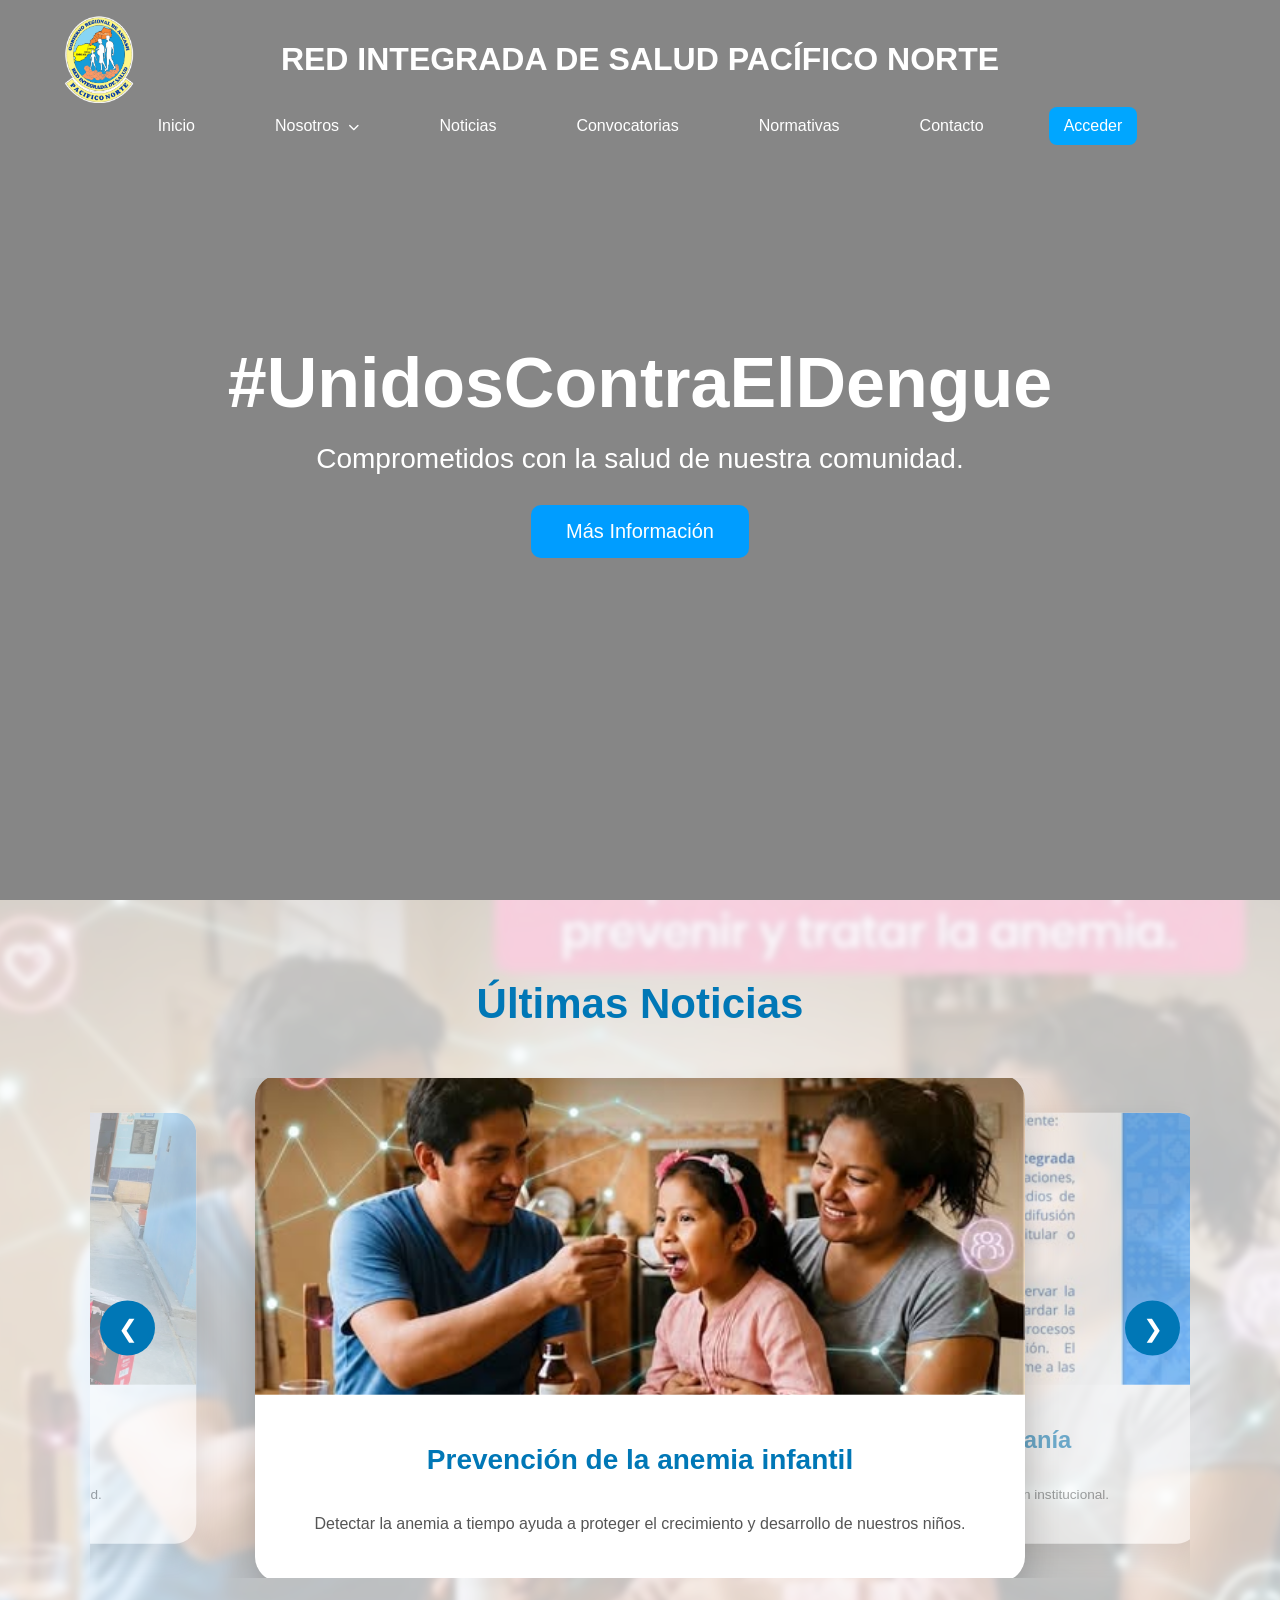
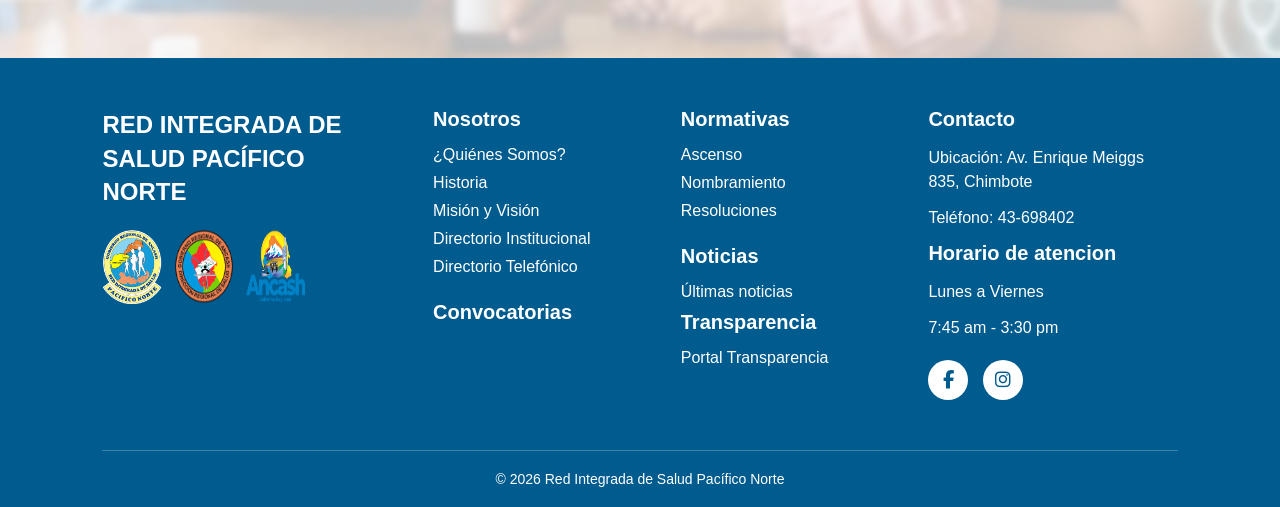
<file: index.html>
<!DOCTYPE html>
<html lang="es">

<head>
    <meta charset="UTF-8">
    <meta name="viewport" content="width=device-width, initial-scale=1.0">
    <title>Red Integrada de Salud Pacífico Norte</title>
    <link rel="stylesheet" href="css/styles.css">
    <link rel="stylesheet" href="https://cdnjs.cloudflare.com/ajax/libs/font-awesome/6.4.0/css/all.min.css">
</head>

<body>

    <header class="topbar">
        <div class="logo-section">
            <img src="img/Index/logo.png" alt="Logo 1">
            <div class="titulo-header">

                <h1>RED INTEGRADA DE SALUD PACÍFICO NORTE</h1>
            </div>
        </div>
    </header>

    <nav class="main-nav">
            <ul class="nav-links">
                <li><a href="index.html">Inicio</a></li>
                <li class="dropdown">
                    <a href="institucional.html" class="dropdown-trigger">Nosotros <i class="fa-solid fa-chevron-down" style="font-size: 11px; margin-left: 5px;"></i></a>
                    <ul class="dropdown-menu">
                        <li><a href="institucional.html#quienes-somos">¿Quiénes Somos?</a></li>
                        <li><a href="institucional.html#historia">Historia</a></li>
                        <li><a href="institucional.html#mision-vision">Visión y Misión</a></li>
                        <li><a href="institucional.html#directorio">Directorio Institucional</a></li>
                    </ul>
                </li>
                <li><a href="noticias.html">Noticias</a></li>
                <li><a href="convocatorias.html">Convocatorias</a></li>
                <li class="dropdown">
                    <a href="Normativa.html" class="dropdown-trigger">Normativas</a>
                    <ul class="dropdown-menu">
                        <li><a href="#ascenso">Ascenso</a></li>
                        <li><a href="#nombramiento">Nombramiento</a></li>
                        <li><a href="#resoluciones">Resoluciones</a></li>
                    </ul>
                </li>
                <li><a href="contacto.html">Contacto</a></li>
                <li>
                    <a href="login.html" class="btn-login">
                        Acceder
                    </a>
                </li>
            </ul>
    </nav>

    <section class="hero">
        <video autoplay muted loop playsinline class="bg-video">
            <source src="video/VID-FONDO.mp4" type="video/mp4">
        </video>
        <div class="overlay"></div>
        <div class="hero-content">
            <h2>#UnidosContraElDengue</h2>
            <p>Comprometidos con la salud de nuestra comunidad.</p>
            <a href="noticias.html?noticia=1">
                <button>
                    Más Información
                </button>
            </a>
        </div>
    </section>

    <!--<section class="servicios">
        <h2>Nuestros Servicios</h2>
        <div class="servicios-carousel">
            <button class="servicio-btn prev-servicio">❮</button>
            <div class="servicios-track">

                <div class="servicio-card active">
                    <img src="img/Index/Servicios/Servicio1.webp" alt="">
                </div>

                <div class="servicio-card">
                    <img src="img/Index/Servicios/Servicio2.jpg" alt="">
                </div>

                <div class="servicio-card">
                    <img src="img/Index/Servicios/Servicio3.jpg" alt="">
                </div>

                <div class="servicio-card">
                    <img src="img/Index/Servicios/Servicio4.jpeg" alt="">
                </div>

                <div class="servicio-card">
                    <img src="img/Index/Servicios/Servicio5.jpg" alt="">
                </div>

                <div class="servicio-card">
                    <img src="img/Index/Servicios/Servicio6.webp" alt="">
                </div>

                <div class="servicio-card">
                    <img src="img/Index/Servicios/Servicio7.jpg" alt="">
                </div>

            </div>
            <button class="servicio-btn next-servicio">❯</button>
        </div>

        <div class="servicio-info">
            <h3 id="servicio-titulo">
                Consulta por médico general
            </h3>
            <p id="servicio-descripcion">
                Atención integral orientada al diagnóstico,
                tratamiento y seguimiento de diversas
                condiciones de salud de la población en Chimbote.
            </p>
        </div>

    </section>-->

    <section class="news">
        <h2>Últimas Noticias</h2>
        <div class="carousel-background"></div>
        <div class="carousel-container">
            <button class="carousel-btn prev">
                ❮
            </button>
            <div class="carousel">
                <!-- CARD 1 -->
                <div class="news-card active"
                onclick="window.location.href='noticias.html?noticia=2'">
                    <img src="img/noticias/noticias-anemia.jpg">
                    <div class="news-info">
                        <h3>
                            Prevención de la anemia infantil
                        </h3>
                        <p>
                            Detectar la anemia a tiempo ayuda
                            a proteger el crecimiento y desarrollo
                            de nuestros niños.
                        </p>
                    </div>
                </div>

                <!-- CARD 2 -->
                <div class="news-card"
                onclick="window.location.href='noticias.html?noticia=4'">
                    <img src="img/noticias/noticias-comunicado.jpg">
                    <div class="news-info">
                        <h3>
                            Comunicado Oficial a la ciudadanía
                        </h3>
                        <p>
                            La RIS Pacífico Norte fortalece
                            sus lineamientos de comunicación
                            institucional.
                        </p>
                    </div>
                </div>

                <!-- CARD 3 -->
                <div class="news-card"
                onclick="window.location.href='noticias.html?noticia=6'">
                    <img src="img/noticias/noticias-equipos.jpg">
                    <div class="news-info">
                        <h3>
                            RIS fortalece establecimientos
                        </h3>
                        <p>
                            Nuevos equipos computacionales
                            optimizarán la atención y registro
                            en salud.
                        </p>
                    </div>
                </div>
            <button class="carousel-btn next">
                ❯
            </button>
        </div>
    </section>

    <footer class="footer">
        <div class="footer-grid">
            <!-- COLUMNA 1 -->
            <div class="footer-col">
                <h3>RED INTEGRADA DE SALUD PACÍFICO NORTE</h3>
                <div class="footer-logos">
                    <img src="img/Index/logo.png" alt="Logo 1">
                    <img src="img/Index/DireccionReginalSalud.png" alt="Logo 2">
                    <img src="img/Index/LogoAncash.png" alt="Logo 3">
                </div>
            </div>

            <!-- COLUMNA 2 -->
            <div class="footer-col">
                <a href="institucional.html"><h4>Nosotros</h4></a>
                <a href="institucional.html#quienes-somos">
                    ¿Quiénes Somos?
                </a>
                <a href="institucional.html#historia">
                    Historia
                </a>
                <a href="institucional.html#mision-vision">
                    Misión y Visión
                </a>
                <a href="institucional.html#directorio">
                    Directorio Institucional
                </a>
                <a href="institucional.html#directorio-telefonico">
                    Directorio Telefónico
                </a>
                <a href="convocatorias.html">
                    <h4 class="footer-subtitulo">
                    Convocatorias
                    </h4>
                </a>
            </div>

            <!-- COLUMNA 3 -->
        <div class="footer-col">

            <a href="Normativa.html">
                <h4>Normativas</h4>
            </a>

            <a href="Normativa.html#ascenso">
                Ascenso
            </a>

            <a href="Normativa.html#nombramiento">
                Nombramiento
            </a>

            <a href="Normativa.html#resoluciones">
                Resoluciones
            </a>
            <h4 class="footer-subtitulo">
                <a href="noticias.html">
                    Noticias
                </a>
            </h4>

            <a href="noticias.html">
                Últimas noticias
            </a>

            <a href="transparencia.html">
                <h4>Transparencia</h4>
            </a>

            <a href="https://www.transparencia.gob.pe/enlaces/pte_transparencia_enlaces.aspx?id_entidad=17409#.YPq80Y5KjIU">
                Portal Transparencia
            </a>

        </div>

            <!-- COLUMNA 4 -->
            <div class="footer-col">
                <a href="contacto.html">
                    <h4>Contacto</h4>
                </a>
                <p>Ubicación: Av. Enrique Meiggs 835, Chimbote</p>
                <p>Teléfono: 43-698402</p>
                <h4>Horario de atencion</h4>
                <p>Lunes a Viernes</p>
                <p>7:45 am - 3:30 pm</p>

                <div class="footer-social">
                    <a href="https://www.facebook.com/rispnorte" target="_blank">
                        <i class="fab fa-facebook-f"></i>
                    </a>
                    <a href="https://www.instagram.com/rispacificonorte/" target="_blank">
                        <i class="fab fa-instagram"></i>
                    </a>
                </div>
            </div>
        </div>

        <div class="footer-bottom">
            © 2026 Red Integrada de Salud Pacífico Norte
        </div>
    </footer>

    <div class="transition-screen"></div>

<script>
    /*Transiciones */
    const transition =
    document.querySelector(".transition-screen");

    /* ANIMACION ENTRADA */

    window.addEventListener("load", () => {

        transition.classList.add("enter");

    });

    /* ANIMACION SALIDA */
    document.querySelectorAll("a").forEach(link => {
        link.addEventListener("click", function(e){
            const href = this.getAttribute("href");
            if(href && !href.startsWith("#")){
                e.preventDefault();
                transition.classList.remove("enter");
                transition.classList.add("exit");
                setTimeout(() => {
                    window.location.href = href;

                }, 450);
            }
        });
    });
</script>

<script>
    const cards =
    document.querySelectorAll(".news-card");
    const nextBtn =
    document.querySelector(".next");
    const prevBtn =
    document.querySelector(".prev");
    const background =
    document.querySelector(
    ".carousel-background"
    );
    let current = 0;
    function updateCarousel(){
        cards.forEach(card => {
            card.classList.remove(
                "active",
                "prev",
                "next"
            );
        });
        cards[current]
        .classList.add("active");
        
        /* CAMBIAR FONDO */
        const activeImage =
        cards[current]
        .querySelector("img").src;
        background.style.backgroundImage =
        `url(${activeImage})`;
        cards[
            (current - 1 + cards.length)
            % cards.length
        ].classList.add("prev");

        cards[
            (current + 1)
            % cards.length
        ].classList.add("next");

    }
    nextBtn.addEventListener("click", () => {
        current =
        (current + 1)
        % cards.length;
        updateCarousel();
    });

    prevBtn.addEventListener("click", () => {
        current =
        (current - 1 + cards.length)
        % cards.length;
        updateCarousel();
    });

    updateCarousel();
    /* ========================= */
    /* AUTO PLAY */
    /* ========================= */

    setInterval(() => {
        current =
        (current + 1)
        % cards.length;
        updateCarousel();

    }, 4000);
</script>

<script>
    const servicios = [
    {
    titulo:"Consulta por médico general",
    descripcion:"Atención integral orientada al diagnóstico, tratamiento y seguimiento de diversas condiciones de salud."
    },

    {
    titulo:"Atención ambulatoria por obstetriz",
    descripcion:"Control y seguimiento de la salud sexual y reproductiva de la mujer."
    },

    {
    titulo:"Monitoreo de gestantes con complicaciones",
    descripcion:"Vigilancia especializada para embarazos que requieren seguimiento permanente."
    },

    {
    titulo:"Atención inmediata del recién nacido",
    descripcion:"Evaluación y cuidados especializados durante las primeras horas de vida."
    },

    {
    titulo:"Radiología convencional",
    descripcion:"Estudios diagnósticos mediante rayos X."
    },

    {
    titulo:"Ecografía general y Dopler",
    descripcion:"Exámenes ecográficos para evaluación de órganos y flujo sanguíneo."
    },

    {
    titulo:"Dispensación de medicamentos",
    descripcion:"Entrega segura y controlada de medicamentos prescritos."
    }

    ];

    const cardsServicio =
    document.querySelectorAll(".servicio-card");

    const tituloServicio =
    document.getElementById("servicio-titulo");

    const descripcionServicio =
    document.getElementById("servicio-descripcion");

    let servicioActual = 0;
    function actualizarServicios(){
        cardsServicio.forEach(card => {
            card.classList.remove(
                "active",
                "prev",
                "next",
                "prev2",
                "next2"
            );
        });

        cardsServicio[servicioActual]
        .classList.add("active");
        cardsServicio[
            (servicioActual - 1 + cardsServicio.length)
            % cardsServicio.length
        ].classList.add("prev");

        cardsServicio[
            (servicioActual + 1)
            % cardsServicio.length
        ].classList.add("next");

        cardsServicio[
            (servicioActual - 2 + cardsServicio.length)
            % cardsServicio.length
        ].classList.add("prev2");

        cardsServicio[
            (servicioActual + 2)
            % cardsServicio.length
        ].classList.add("next2");

        const info =
        document.querySelector(".servicio-info");
        info.classList.add("fade");
        setTimeout(() => {
            tituloServicio.textContent =
            servicios[servicioActual].titulo;
            descripcionServicio.textContent =
            servicios[servicioActual].descripcion;
            info.classList.remove("fade");
        }, 250);
    }

    document
    .querySelector(".next-servicio")
    .addEventListener("click", () => {
        servicioActual =
        (servicioActual + 1)
        % servicios.length;
        actualizarServicios();
    });

    document
    .querySelector(".prev-servicio")
    .addEventListener("click", () => {
        servicioActual =
        (servicioActual - 1 + servicios.length)
        % servicios.length;
        actualizarServicios();

    });

    setInterval(() => {
        servicioActual =
        (servicioActual + 1)
        % servicios.length;
        actualizarServicios();
    }, 5000);

    actualizarServicios();
</script>
</body>
</html>
</file>
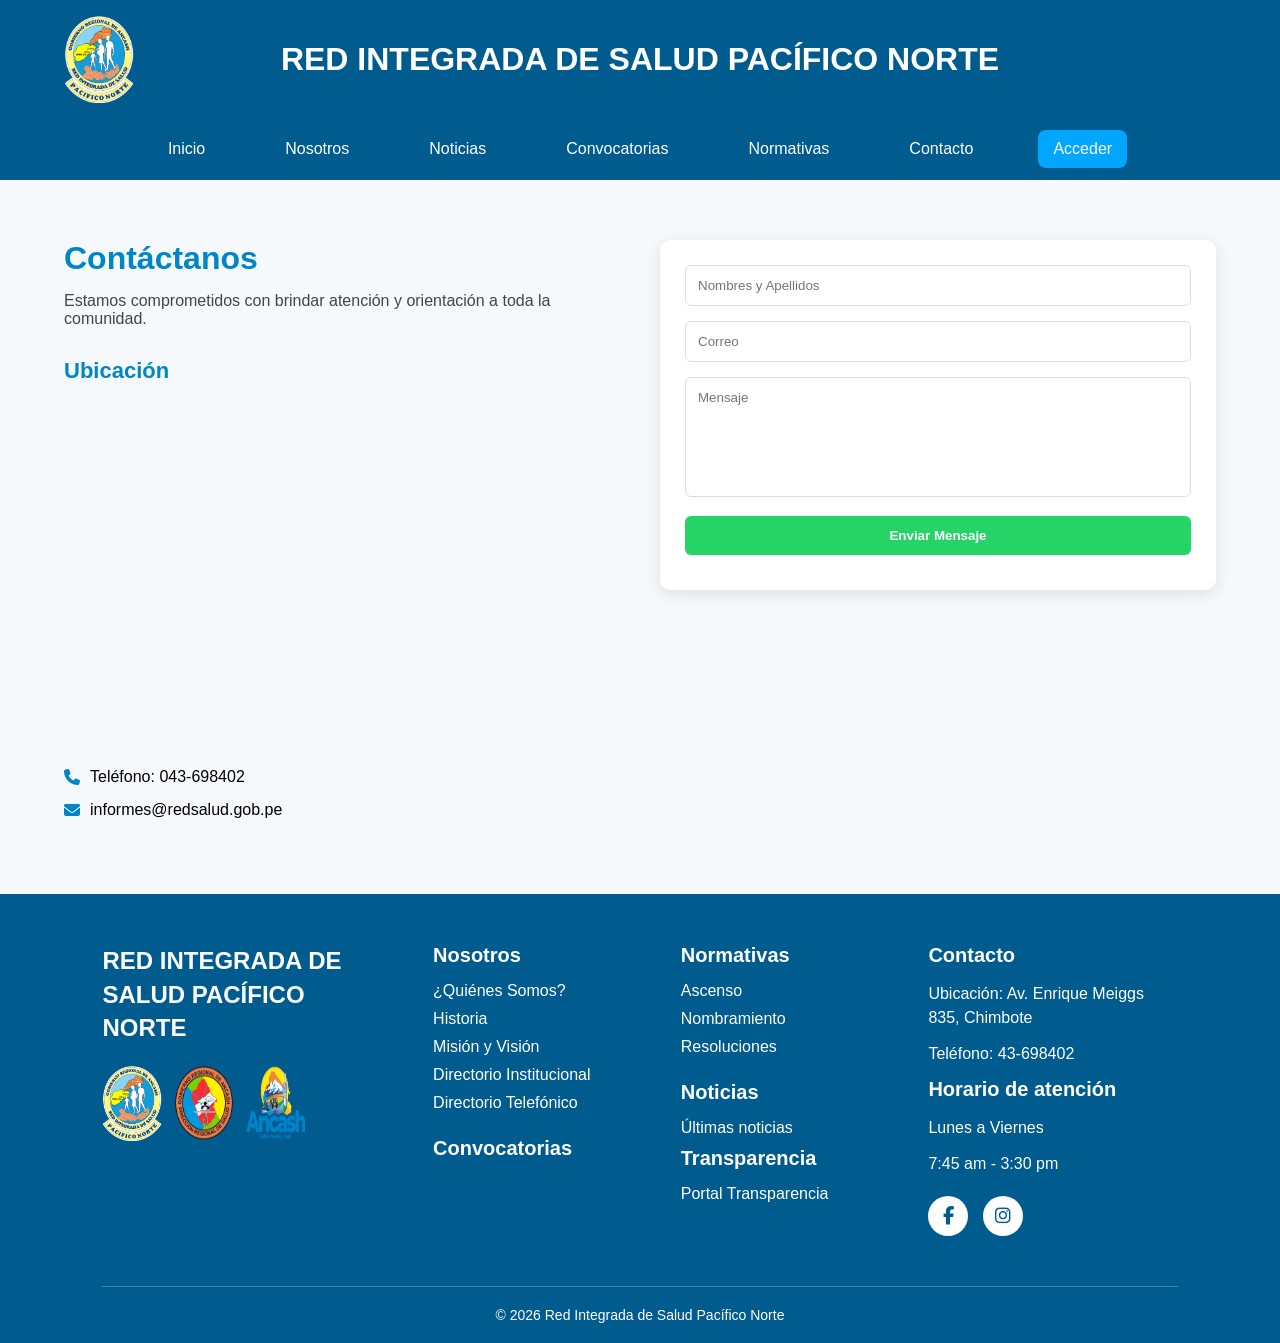
<file: contacto.html>
<!DOCTYPE html>
<html lang="es">

<head>
    <meta charset="UTF-8">
    <meta name="viewport" content="width=device-width, initial-scale=1.0">
    <title>Contacto - Red de Salud Pacífico Norte</title>
    <link rel="stylesheet" href="css/styles.css">
    <link rel="stylesheet" href="css/contacto.css">
    <link rel="stylesheet" href="https://cdnjs.cloudflare.com/ajax/libs/font-awesome/6.4.0/css/all.min.css">
</head>

<body class="internal-page">

<header class="topbar">
    <div class="logo-section">
        <img src="img/Index/logo.png" alt="Logo">

        <div class="titulo-header">
            <h1>RED INTEGRADA DE SALUD PACÍFICO NORTE</h1>
        </div>
    </div>
</header>

<nav class="main-nav">
    <ul class="nav-links">

        <li><a href="index.html">Inicio</a></li>

        <li class="dropdown">
            <a href="institucional.html" class="dropdown-trigger">
                Nosotros
            </a>

            <ul class="dropdown-menu">
                <li><a href="institucional.html#quienes-somos">¿Quiénes Somos?</a></li>
                <li><a href="institucional.html#historia">Historia</a></li>
                <li><a href="institucional.html#mision-vision">Visión y Misión</a></li>
                <li><a href="institucional.html#directorio">Directorio</a></li>
            </ul>
        </li>

        <li><a href="noticias.html">Noticias</a></li>

        <li><a href="convocatorias.html">Convocatorias</a></li>

        <li class="dropdown">
            <a href="Normativa.html" class="dropdown-trigger">
                Normativas
            </a>

            <ul class="dropdown-menu">
                <li><a href="#ascenso">Ascenso</a></li>
                <li><a href="#nombramiento">Nombramiento</a></li>
                <li><a href="#resoluciones">Resoluciones</a></li>
            </ul>
        </li>

        <li><a href="contacto.html">Contacto</a></li>

        <li>
            <a href="login.html" class="btn-login">
                Acceder
            </a>
        </li>

    </ul>
</nav>

<!-- CONTACTO -->
    <section class="contacto">

        <div class="contenedor-contacto">

            <!-- INFO -->
            <div class="info-contacto">

                <h2>Contáctanos</h2>

                <p>
                    Estamos comprometidos con brindar atención y orientación a toda la comunidad.
                </p>

            <div class="mapa-contacto">

                <h3>Ubicación</h3>

                <iframe
                    src="https://www.google.com/maps?q=RED+INTEGRADA+DE+SALUD+PACIFICO+NORTE&output=embed"
                    width="100%"
                    height="350"
                    style="border:0; border-radius:10px;"
                    allowfullscreen=""
                    loading="lazy"
                    referrerpolicy="no-referrer-when-downgrade">
                </iframe>

            </div>

                <div class="dato">
                    <i class="fas fa-phone"></i>
                    <span>Teléfono: 043-698402</span>
                </div>

                <div class="dato">
                    <i class="fas fa-envelope"></i>
                    <span>informes@redsalud.gob.pe</span>
                </div>

            </div>

            <!-- FORM -->
            <form class="form-contacto" id="formContacto">

                <input type="text" id="nombre" placeholder="Nombres y Apellidos">
                <input type="email" id="correo" placeholder="Correo">
                <textarea id="mensaje" placeholder="Mensaje"></textarea>

                <button type="submit">Enviar Mensaje</button>

                <p id="estado"></p>

            </form>

        </div>
        
    </section>

<footer class="footer">
    <div class="footer-grid">

        <!-- COLUMNA 1 -->
        <div class="footer-col">

            <h3>
                RED INTEGRADA DE SALUD PACÍFICO NORTE
            </h3>

            <div class="footer-logos">
                <img src="img/Index/logo.png" alt="Logo RIS">
                <img src="img/Index/DireccionReginalSalud.png" alt="DIRESA">
                <img src="img/Index/LogoAncash.png" alt="Ancash">
            </div>

        </div>

        <!-- COLUMNA 2 -->
        <div class="footer-col">

            <a href="institucional.html">
                <h4>Nosotros</h4>
            </a>

            <a href="institucional.html#quienes-somos">
                ¿Quiénes Somos?
            </a>

            <a href="institucional.html#historia">
                Historia
            </a>

            <a href="institucional.html#mision-vision">
                Misión y Visión
            </a>

            <a href="institucional.html#directorio">
                Directorio Institucional
            </a>

            <a href="institucional.html#directorio-telefonico">
                Directorio Telefónico
            </a>

            <a href="convocatorias.html">
                <h4 class="footer-subtitulo">
                    Convocatorias
                </h4>
            </a>

        </div>

        <!-- COLUMNA 3 -->
        <div class="footer-col">

            <a href="Normativa.html">
                <h4>Normativas</h4>
            </a>

            <a href="Normativa.html#ascenso">
                Ascenso
            </a>

            <a href="Normativa.html#nombramiento">
                Nombramiento
            </a>

            <a href="Normativa.html#resoluciones">
                Resoluciones
            </a>
            <h4 class="footer-subtitulo">
                <a href="noticias.html">
                    Noticias
                </a>
            </h4>

            <a href="noticias.html">
                Últimas noticias
            </a>

            <a href="transparencia.html">
                <h4>Transparencia</h4>
            </a>

            <a href="https://www.transparencia.gob.pe/enlaces/pte_transparencia_enlaces.aspx?id_entidad=17409#.YPq80Y5KjIU">
                Portal Transparencia
            </a>

        </div>

        <!-- COLUMNA 4 -->
        <div class="footer-col">

            <a href="contacto.html">
                <h4>Contacto</h4>
            </a>

            <p>
                Ubicación: Av. Enrique Meiggs 835, Chimbote
            </p>

            <p>
                Teléfono: 43-698402
            </p>

            <h4>
                Horario de atención
            </h4>

            <p>
                Lunes a Viernes
            </p>

            <p>
                7:45 am - 3:30 pm
            </p>

            <div class="footer-social">

                <a href="https://www.facebook.com/rispnorte"
                   target="_blank">

                    <i class="fab fa-facebook-f"></i>

                </a>

                <a href="https://www.instagram.com/rispacificonorte/"
                   target="_blank">

                    <i class="fab fa-instagram"></i>

                </a>

            </div>

        </div>

    </div>

    <div class="footer-bottom">
        © 2026 Red Integrada de Salud Pacífico Norte
    </div>

</footer>

    <script src="js/contacto.js"></script>

</body>

</html>
</file>
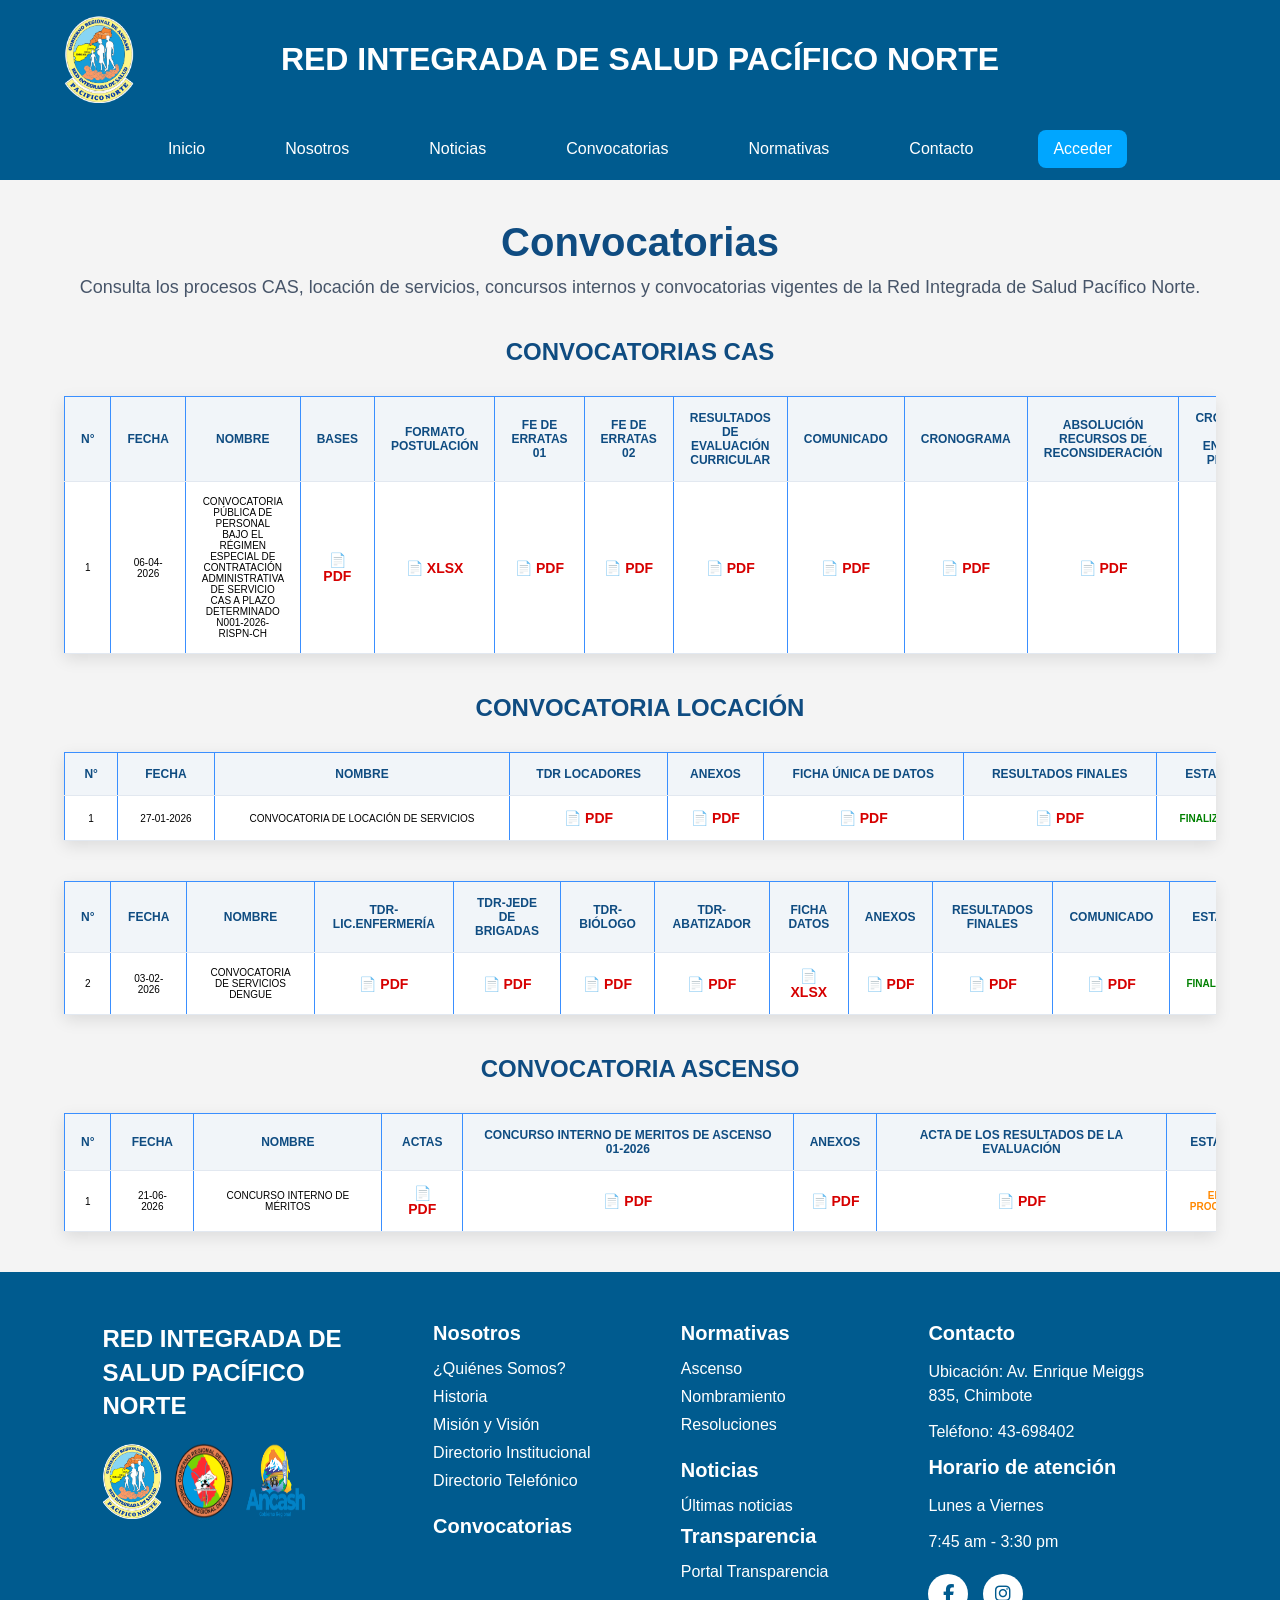
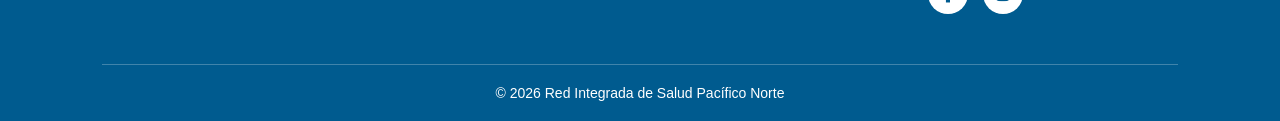
<file: convocatorias.html>
<!DOCTYPE html>
<html lang="es">

<head>
    <meta charset="UTF-8">
    <meta name="viewport" content="width=device-width, initial-scale=1.0">

    <title>Convocatorias - RIS Pacífico Norte</title>

    <link rel="stylesheet" href="css/styles.css">
    <link rel="stylesheet" href="css/convocatorias.css">
    <link rel="stylesheet" href="https://cdnjs.cloudflare.com/ajax/libs/font-awesome/6.4.0/css/all.min.css">
</head>

<body class="internal-page">

    <!-- HEADER -->

    <header class="topbar">
        <div class="logo-section">
            <img src="img/Index/logo.png" alt="Logo 1">

            <div class="titulo-header">
                <h1>
                    RED INTEGRADA DE SALUD PACÍFICO NORTE
                </h1>
            </div>
        </div>
    </header>

    <nav class="main-nav">
        <ul class="nav-links">

            <li>
                <a href="index.html">Inicio</a>
            </li>

            <li class="dropdown">

                <a href="institucional.html" class="dropdown-trigger">
                    Nosotros
                </a>

                <ul class="dropdown-menu">
                    <li>
                        <a href="institucional.html#quienes-somos">
                            ¿Quiénes Somos?
                        </a>
                    </li>

                    <li>
                        <a href="institucional.html#historia">
                            Historia
                        </a>
                    </li>

                    <li>
                        <a href="institucional.html#mision-vision">
                            Visión y Misión
                        </a>
                    </li>

                    <li>
                        <a href="institucional.html#directorio">
                            Directorio Institucional
                        </a>
                    </li>
                </ul>

            </li>

            <li>
                <a href="noticias.html">Noticias</a>
            </li>

            <li>
                <a href="convocatorias.html">Convocatorias</a>
            </li>

            <li class="dropdown">
                <a href="Normativa.html" class="dropdown-trigger">Normativas</a>
                <ul class="dropdown-menu">
                    <li><a href="#ascenso">Ascenso</a></li>
                    <li><a href="#nombramiento">Nombramiento</a></li>
                    <li><a href="#resoluciones">Resoluciones</a></li>
                </ul>
            </li>

            <li>
                <a href="contacto.html">Contacto</a>
            </li>

            <li>
                <a href="login.html" class="btn-login">
                    Acceder
                </a>
            </li>

        </ul>
    </nav>

    <section class="news-hero">

        <h1>Convocatorias</h1>

        <p>
            Consulta los procesos CAS, locación de servicios,
            concursos internos y convocatorias vigentes de la
            Red Integrada de Salud Pacífico Norte.
        </p>

    </section>

    <!-- CONVOCATORIAS CAS -->

    <section class="tabla-section">

        <h3>CONVOCATORIAS CAS</h3>

        <div class="tabla-container">

            <table>

                <thead>
                    <tr>
                        <th>N°</th>
                        <th>FECHA</th>
                        <th>NOMBRE</th>
                        <th>BASES</th>
                        <th>FORMATO POSTULACIÓN</th>
                        <th>FE DE ERRATAS 01</th>
                        <th>FE DE ERRATAS 02</th>
                        <th>RESULTADOS DE EVALUACIÓN CURRICULAR</th>
                        <th>COMUNICADO</th>
                        <th>CRONOGRAMA</th>
                        <th>ABSOLUCIÓN RECURSOS DE RECONSIDERACIÓN</th>
                        <th>CRONOGRAMA DE ENTREVISTA PERSONAL</th>
                        <th>RESULTADOS FINALES</th>
                        <th>ESTADO</th>
                    </tr>
                </thead>

                <tbody>

                    <tr>

                        <td>1</td>

                        <td>06-04-2026</td>

                        <td>
                            CONVOCATORIA PÚBLICA DE PERSONAL BAJO EL RÉGIMEN ESPECIAL DE CONTRATACIÓN ADMINISTRATIVA DE
                            SERVICIO CAS A PLAZO DETERMINADO N001-2026-RISPN-CH
                        </td>

                        <td>
                            <a href="pdf/convocatoria CAS/2026_111_1_Bases.pdf" target="_blank">📄 PDF</a>
                        </td>

                        <td>
                            <a href="pdf/convocatoria CAS/2026_111_2_Formato-Postulacion.xlsx" target="_blank">📄
                                XLSX</a>
                        </td>

                        <td>
                            <a href="pdf/convocatoria CAS/2026_111_3_FE-DE-ERRATAS-01.pdf" target="_blank">📄 PDF</a>
                        </td>

                        <td>
                            <a href="pdf/convocatoria CAS/2026_111_4_FE-DE-ERRATAS-02.pdf" target="_blank">📄 PDF</a>
                        </td>

                        <td>
                            <a href="pdf/convocatoria CAS/2026_111_5_RESULTADOS-DE-EVALUACIÓN-CURRICULAR.pdf"
                                target="_blank">📄 PDF</a>
                        </td>

                        <td>
                            <a href="pdf/convocatoria CAS/2026_111_6_COMUNICADO.pdf" target="_blank">📄 PDF</a>
                        </td>

                        <td>
                            <a href="pdf/convocatoria CAS/2026_111_7_CRONOGRAMA.pdf" target="_blank">📄 PDF</a>
                        </td>

                        <td>
                            <a href="pdf/convocatoria CAS/2026_111_8_ABSOLUCIÓN-DE-RECURSOS-DE-RECONSIDERACIÓN.pdf"
                                target="_blank">📄 PDF</a>
                        </td>

                        <td>
                            <a href="pdf/convocatoria CAS/2026_111_9_CRONOGRAMA-DE-ENTREVISTA-PERSONAL.pdf"
                                target="_blank">📄 PDF</a>
                        </td>

                        <td>
                            <a href="pdf/convocatoria CAS/2026_111_10_RESULTADOS-FINALES.pdf" target="_blank">📄 PDF</a>
                        </td>

                        <td class="proceso">
                            EN PROCESO
                        </td>

                    </tr>

                </tbody>

            </table>

        </div>

    </section>

    <!-- CONVOCATORIA LOCACIÓN 2026 -->

    <section class="tabla-section">

        <h3>CONVOCATORIA LOCACIÓN</h3>

        <div class="tabla-container">

            <table>

                <thead>

                    <tr>
                        <th>N°</th>
                        <th>FECHA</th>
                        <th>NOMBRE</th>
                        <th>TDR LOCADORES</th>
                        <th>ANEXOS</th>
                        <th>FICHA ÚNICA DE DATOS</th>
                        <th>RESULTADOS FINALES</th>
                        <th>ESTADO</th>
                    </tr>

                </thead>

                <tbody>

                    <tr>

                        <td>1</td>

                        <td>27-01-2026</td>

                        <td>
                            CONVOCATORIA DE LOCACIÓN DE SERVICIOS
                        </td>

                        <td>
                            <a href="pdf/convocatoria Locacion/servicios_2026/2026_72_1_TDR-LOCADORES.pdf">📄 PDF</a>
                        </td>

                        <td>
                            <a href="pdf/convocatoria Locacion/servicios_2026/2026_72_2_ANEXOS.pdf">📄 PDF</a>
                        </td>

                        <td>
                            <a href="pdf/convocatoria Locacion/servicios_2026/2026_72_3_FICHA-UNICA-DE-DATOS.pdf">📄
                                PDF</a>
                        </td>

                        <td>
                            <a href="pdf/convocatoria Locacion/servicios_2026/2026_72_4_RESULTADOS_FINALES.pdf">📄
                                PDF</a>
                        </td>

                        <td class="finalizado">
                            FINALIZADO
                        </td>

                    </tr>

                </tbody>

            </table>

        </div>

    </section>

    <!-- LOCACIÓN DENGUE -->

    <section class="tabla-section">

        <div class="tabla-container">

            <table>

                <thead>

                    <tr>

                        <th>N°</th>
                        <th>FECHA</th>
                        <th>NOMBRE</th>
                        <th>TDR-LIC.ENFERMERÍA</th>
                        <th>TDR-JEDE DE BRIGADAS</th>
                        <th>TDR-BIÓLOGO</th>
                        <th>TDR-ABATIZADOR</th>
                        <th>FICHA DATOS</th>
                        <th>ANEXOS</th>
                        <th>RESULTADOS FINALES</th>
                        <th>COMUNICADO</th>
                        <th>ESTADO</th>

                    </tr>

                </thead>

                <tbody>

                    <tr>

                        <td>2</td>

                        <td>03-02-2026</td>

                        <td>
                            CONVOCATORIA DE SERVICIOS DENGUE
                        </td>

                        <td><a href="pdf/convocatoria Locacion/servicios_dengue/2026_74_1_TDR-LIC.ENFERMERIA.pdf">📄
                                PDF</a></td>

                        <td><a href="pdf/convocatoria Locacion/servicios_dengue/2026_74_2_TDR-JEFE-DE-BRIGADAS.pdf">📄
                                PDF</a></td>

                        <td><a href="pdf/convocatoria Locacion/servicios_dengue/2026_74_3_TDR-BIOLOGO.pdf">📄 PDF</a>
                        </td>

                        <td><a href="pdf/convocatoria Locacion/servicios_dengue/2026_74_4_TDR-ABATIZADOR.pdf">📄 PDF</a>
                        </td>

                        <td><a href="pdf/convocatoria Locacion/servicios_dengue/2026_74_5_FICHA-DATOS.xlsx">📄 XLSX</a>
                        </td>

                        <td><a href="pdf/convocatoria Locacion/servicios_dengue/2026_74_6_ANEXOS.pdf">📄 PDF</a></td>

                        <td><a href="pdf/convocatoria Locacion/servicios_dengue/2026_74_7_RESULTADOS-FINALES.pdf">📄
                                PDF</a></td>

                        <td><a href="pdf/convocatoria Locacion/servicios_dengue/2026_74_8_COMUNICADO.pdf">📄 PDF</a>
                        </td>

                        <td class="finalizado">
                            FINALIZADO
                        </td>

                    </tr>

                </tbody>

            </table>

        </div>

    </section>

    <!-- CONVOCATORIA ASCENSO -->

    <section class="tabla-section">

        <h3>CONVOCATORIA ASCENSO</h3>

        <div class="tabla-container">

            <table>

                <thead>

                    <tr>

                        <th>N°</th>
                        <th>FECHA</th>
                        <th>NOMBRE</th>
                        <th>ACTAS</th>
                        <th>CONCURSO INTERNO DE MERITOS DE ASCENSO 01-2026</th>
                        <th>ANEXOS</th>
                        <th>ACTA DE LOS RESULTADOS DE LA EVALUACIÓN</th>
                        <th>ESTADO</th>

                    </tr>

                </thead>

                <tbody>

                    <tr>

                        <td>1</td>

                        <td>21-06-2026</td>

                        <td>
                            CONCURSO INTERNO DE MÉRITOS
                        </td>

                        <td>
                            <a href="pdf/convocatoria Ascenso/2026_112_1_ACTAS.pdf">📄 PDF</a>
                        </td>

                        <td>
                            <a
                                href="pdf/convocatoria Ascenso/2026_112_2_CONCURSO-INTERNO-DE-MERITOS-PARA-ASCENSO-01-2026.pdf">📄
                                PDF</a>
                        </td>

                        <td>
                            <a href="pdf/convocatoria Ascenso/2026_112_3_ANEXOS.pdf">📄 PDF</a>
                        </td>

                        <td>
                            <a href="pdf/convocatoria Ascenso/2026_112_4_ACTA-DE-LOS-RESULTADOS-DE-LA-EVALUACIÓN.pdf">📄
                                PDF</a>
                        </td>

                        <td class="proceso">
                            EN PROCESO
                        </td>

                    </tr>

                </tbody>

            </table>

        </div>

    </section>
    <footer class="footer">
        <div class="footer-grid">

            <!-- COLUMNA 1 -->
            <div class="footer-col">

                <h3>
                    RED INTEGRADA DE SALUD PACÍFICO NORTE
                </h3>

                <div class="footer-logos">
                    <img src="img/Index/logo.png" alt="Logo RIS">
                    <img src="img/Index/DireccionReginalSalud.png" alt="DIRESA">
                    <img src="img/Index/LogoAncash.png" alt="Ancash">
                </div>

            </div>

            <!-- COLUMNA 2 -->
            <div class="footer-col">

                <a href="institucional.html">
                    <h4>Nosotros</h4>
                </a>

                <a href="institucional.html#quienes-somos">
                    ¿Quiénes Somos?
                </a>

                <a href="institucional.html#historia">
                    Historia
                </a>

                <a href="institucional.html#mision-vision">
                    Misión y Visión
                </a>

                <a href="institucional.html#directorio">
                    Directorio Institucional
                </a>

                <a href="institucional.html#directorio-telefonico">
                    Directorio Telefónico
                </a>

                <a href="convocatorias.html">
                    <h4 class="footer-subtitulo">
                        Convocatorias
                    </h4>
                </a>

            </div>

            <!-- COLUMNA 3 -->
            <div class="footer-col">

                <a href="Normativa.html">
                    <h4>Normativas</h4>
                </a>

                <a href="Normativa.html#ascenso">
                    Ascenso
                </a>

                <a href="Normativa.html#nombramiento">
                    Nombramiento
                </a>

                <a href="Normativa.html#resoluciones">
                    Resoluciones
                </a>
                <h4 class="footer-subtitulo">
                    <a href="noticias.html">
                        Noticias
                    </a>
                </h4>

                <a href="noticias.html">
                    Últimas noticias
                </a>

                <a href="transparencia.html">
                    <h4>Transparencia</h4>
                </a>

                <a
                    href="https://www.transparencia.gob.pe/enlaces/pte_transparencia_enlaces.aspx?id_entidad=17409#.YPq80Y5KjIU">
                    Portal Transparencia
                </a>

            </div>

            <!-- COLUMNA 4 -->
            <div class="footer-col">

                <a href="contacto.html">
                    <h4>Contacto</h4>
                </a>

                <p>
                    Ubicación: Av. Enrique Meiggs 835, Chimbote
                </p>

                <p>
                    Teléfono: 43-698402
                </p>

                <h4>
                    Horario de atención
                </h4>

                <p>
                    Lunes a Viernes
                </p>

                <p>
                    7:45 am - 3:30 pm
                </p>

                <div class="footer-social">

                    <a href="https://www.facebook.com/rispnorte" target="_blank">

                        <i class="fab fa-facebook-f"></i>

                    </a>

                    <a href="https://www.instagram.com/rispacificonorte/" target="_blank">

                        <i class="fab fa-instagram"></i>

                    </a>

                </div>

            </div>

        </div>

        <div class="footer-bottom">
            © 2026 Red Integrada de Salud Pacífico Norte
        </div>

    </footer>
    <div class="transition-screen"></div>

    <script>

        const transition =
            document.querySelector(".transition-screen");

        /* ANIMACION ENTRADA */

        window.addEventListener("load", () => {

            transition.classList.add("enter");

        });

        /* ANIMACION SALIDA */

        document.querySelectorAll("a").forEach(link => {

            link.addEventListener("click", function (e) {

                const href = this.getAttribute("href");

                if (href && !href.startsWith("#")) {

                    e.preventDefault();

                    transition.classList.remove("enter");

                    transition.classList.add("exit");

                    setTimeout(() => {

                        window.location.href = href;

                    }, 450);

                }

            });

        });

    </script>
</body>

</html>
</file>
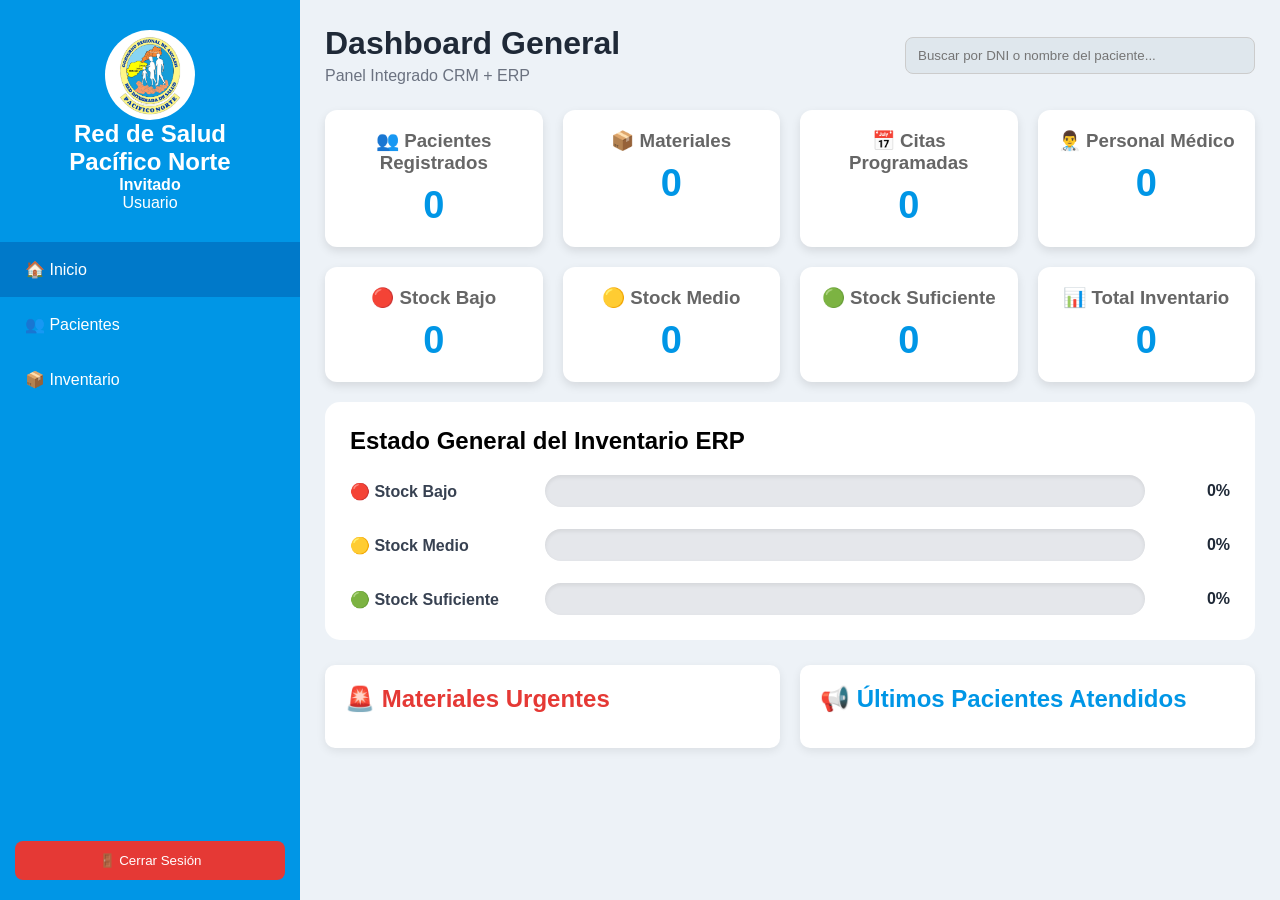
<file: dashboard.html>
<!DOCTYPE html>
<html lang="es">

<head>
    <meta charset="UTF-8">
    <meta name="viewport" content="width=device-width, initial-scale=1.0">
    <title>Dashboard - Red de Salud Pacífico Norte</title>
    <link rel="stylesheet" href="css/dashboard.css">
</head>

<body>

<div class="dashboard">

    <aside class="sidebar">
        <div class="perfil">
            <img src="img/Index/logo.png" alt="Red de Salud Pacífico Norte">
            <h2>
                Red de Salud<br>
                Pacífico Norte
            </h2>
            <h4 id="currentUser"></h4>
            <p id="userRole">Usuario</p>
           
        </div>

        <ul>
            <li class="active">
                🏠 Inicio
            </li>
            <li id="menuPacientes" onclick="goCRM()">
                👥 Pacientes
            </li>

            <li id="menuInventario" onclick="goERP()">
                📦 Inventario
            </li>
        </ul>

        <div class="sidebar-footer">
            <button class="btnSalir" onclick="logout()">
                🚪 Cerrar Sesión
            </button>
        </div>
    </aside>
        <main class="main-content">
        <!-- AQUÍ VA TODO EL CONTENIDO DEL ERP -->
        </main>
    <main class="contenido">

    <header>
        <div> <h1>Dashboard General</h1> <p>Panel Integrado CRM + ERP</p> </div>
        <div class="buscador-wrapper">
            <input type="text" id="buscador"
                placeholder="Buscar por DNI o nombre del paciente..."
                oninput="buscarPaciente()"
                onfocus="mostrarUltimasBusquedas()">

            <div id="resultadosBuscador" class="resultados-busqueda"></div>
        </div>
    </header>

    <!-- RESUMEN GENERAL -->
    <section class="cards">

        <div class="card-info">
            <h3>👥 Pacientes Registrados</h3>
            <span id="clientesCount">0</span>
        </div>

        <div class="card-info">
            <h3>📦 Materiales</h3>
            <span id="productosCount">0</span>
        </div>

        <div class="card-info">
            <h3>📅 Citas Programadas</h3>
            <span id="citasCount">0</span>
        </div>

        <div class="card-info">
            <h3>👨‍⚕️ Personal Médico</h3>
            <span id="personalCount">0</span>
        </div>

    </section>

    <!-- ESTADÍSTICAS -->
    <section class="cards" style="margin-top:20px;">

        <div class="card-info">
            <h3>🔴 Stock Bajo</h3>
            <span id="totalCriticos">0</span>
        </div>

        <div class="card-info">
            <h3>🟡 Stock Medio</h3>
            <span id="totalRegulares">0</span>
        </div>

        <div class="card-info">
            <h3>🟢 Stock Suficiente</h3>
            <span id="totalOptimos">0</span>
        </div>

        <div class="card-info">
            <h3>📊 Total Inventario</h3>
            <span id="totalInventario">0</span>
        </div>

    </section>

    <!-- GRAFICO -->
    <section class="grafico">

    <h2>Estado General del Inventario ERP</h2>

    <div class="grafico-horizontal">

    <div class="fila-grafico">
        <span>🔴 Stock Bajo</span>
        <div class="contenedor-barra">
            <div id="barraCritico" class="barra-horizontal critico"></div>
        </div>
        <strong id="porcentajeCritico">0%</strong>
    </div>

    <div class="fila-grafico">
        <span>🟡 Stock Medio</span>
        <div class="contenedor-barra">
            <div id="barraRegular" class="barra-horizontal regular"></div>
        </div>
        <strong id="porcentajeRegular">0%</strong>
    </div>

    <div class="fila-grafico">
        <span>🟢 Stock Suficiente</span>
        <div class="contenedor-barra">
            <div id="barraOptimo" class="barra-horizontal optimo"></div>
        </div>
        <strong id="porcentajeOptimo">0%</strong>
    </div>

</div>

</section>

    <!-- TABLAS -->
    <section class="bottom">

        <div class="inventario">

            <h2>🚨 Materiales Urgentes</h2>

            <ul id="inventarioCritico"></ul>

        </div>

        <div class="noticias">

            <h2>📢 Últimos Pacientes Atendidos</h2>

            <div id="noticiasERP"></div>

        </div>

    </section>

</main>

</div>
<script src="js/dashboard.js"></script>
</body>
</html>
</file>
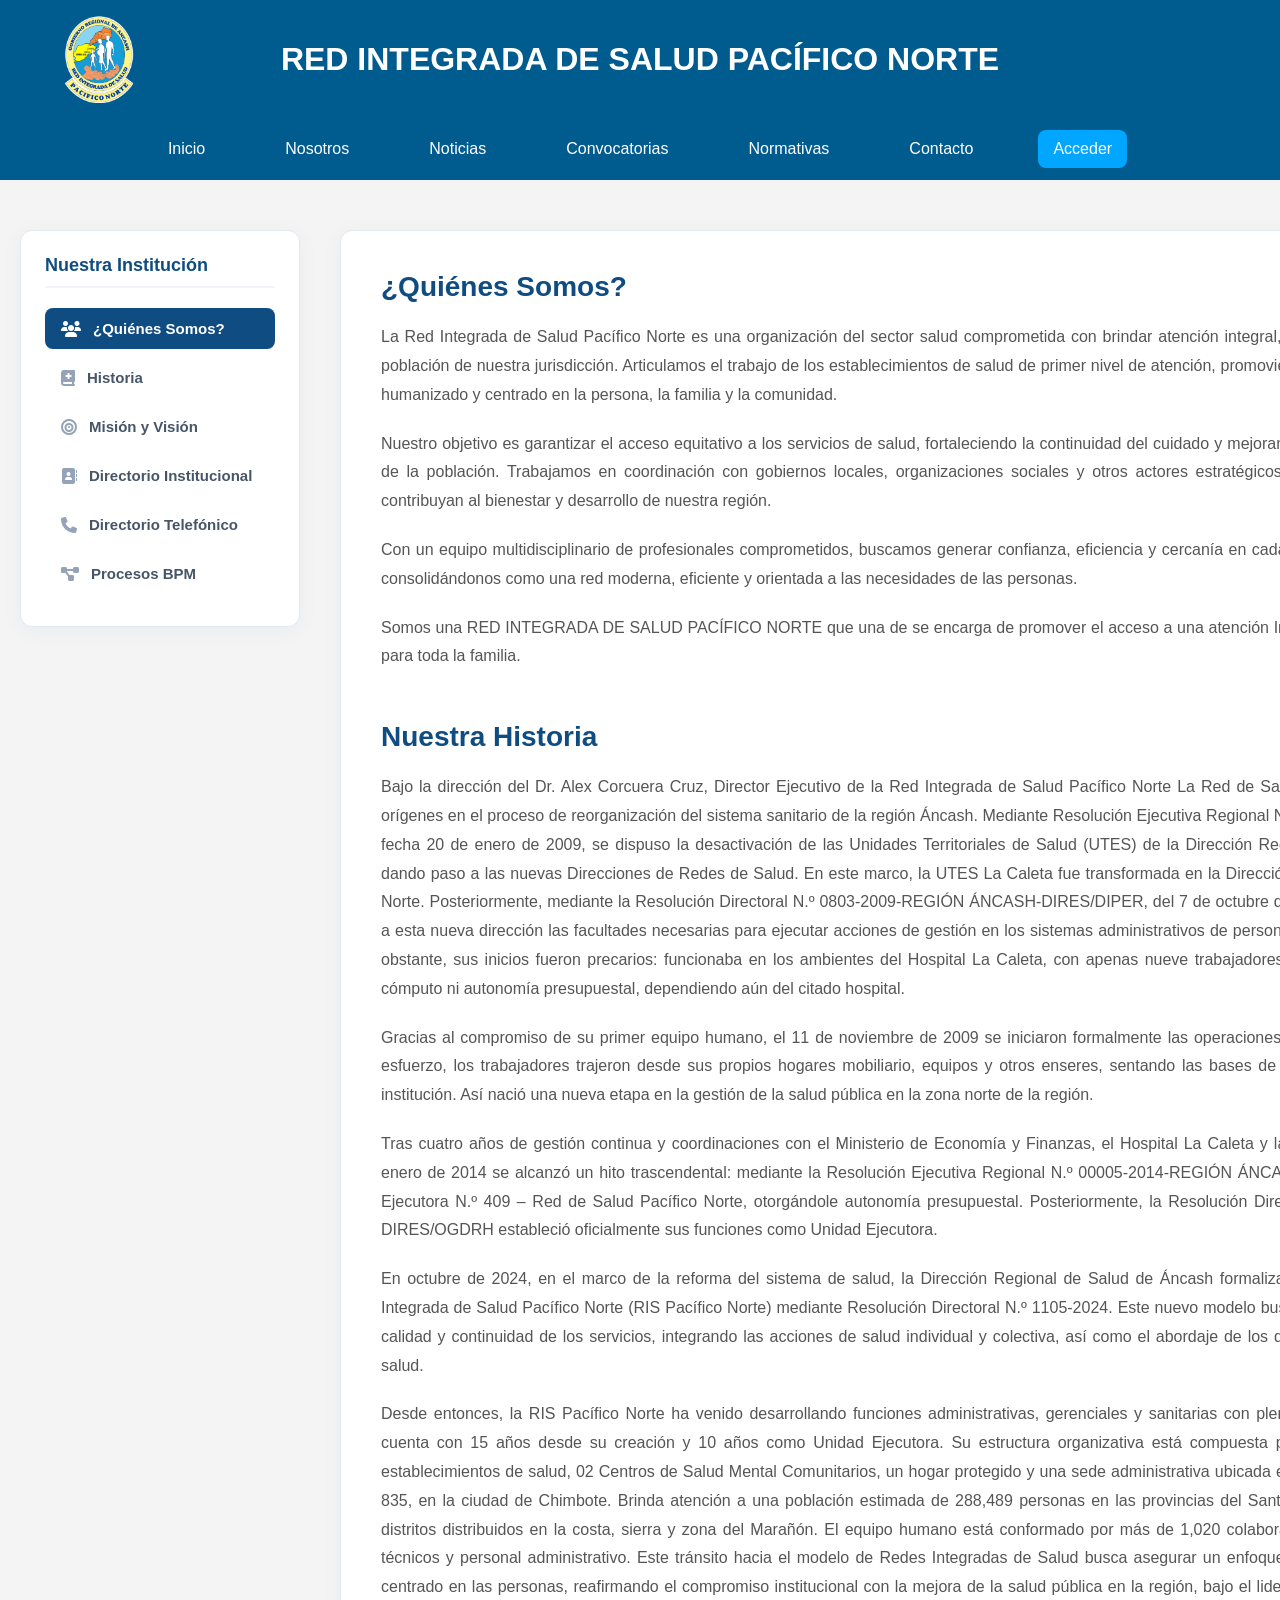
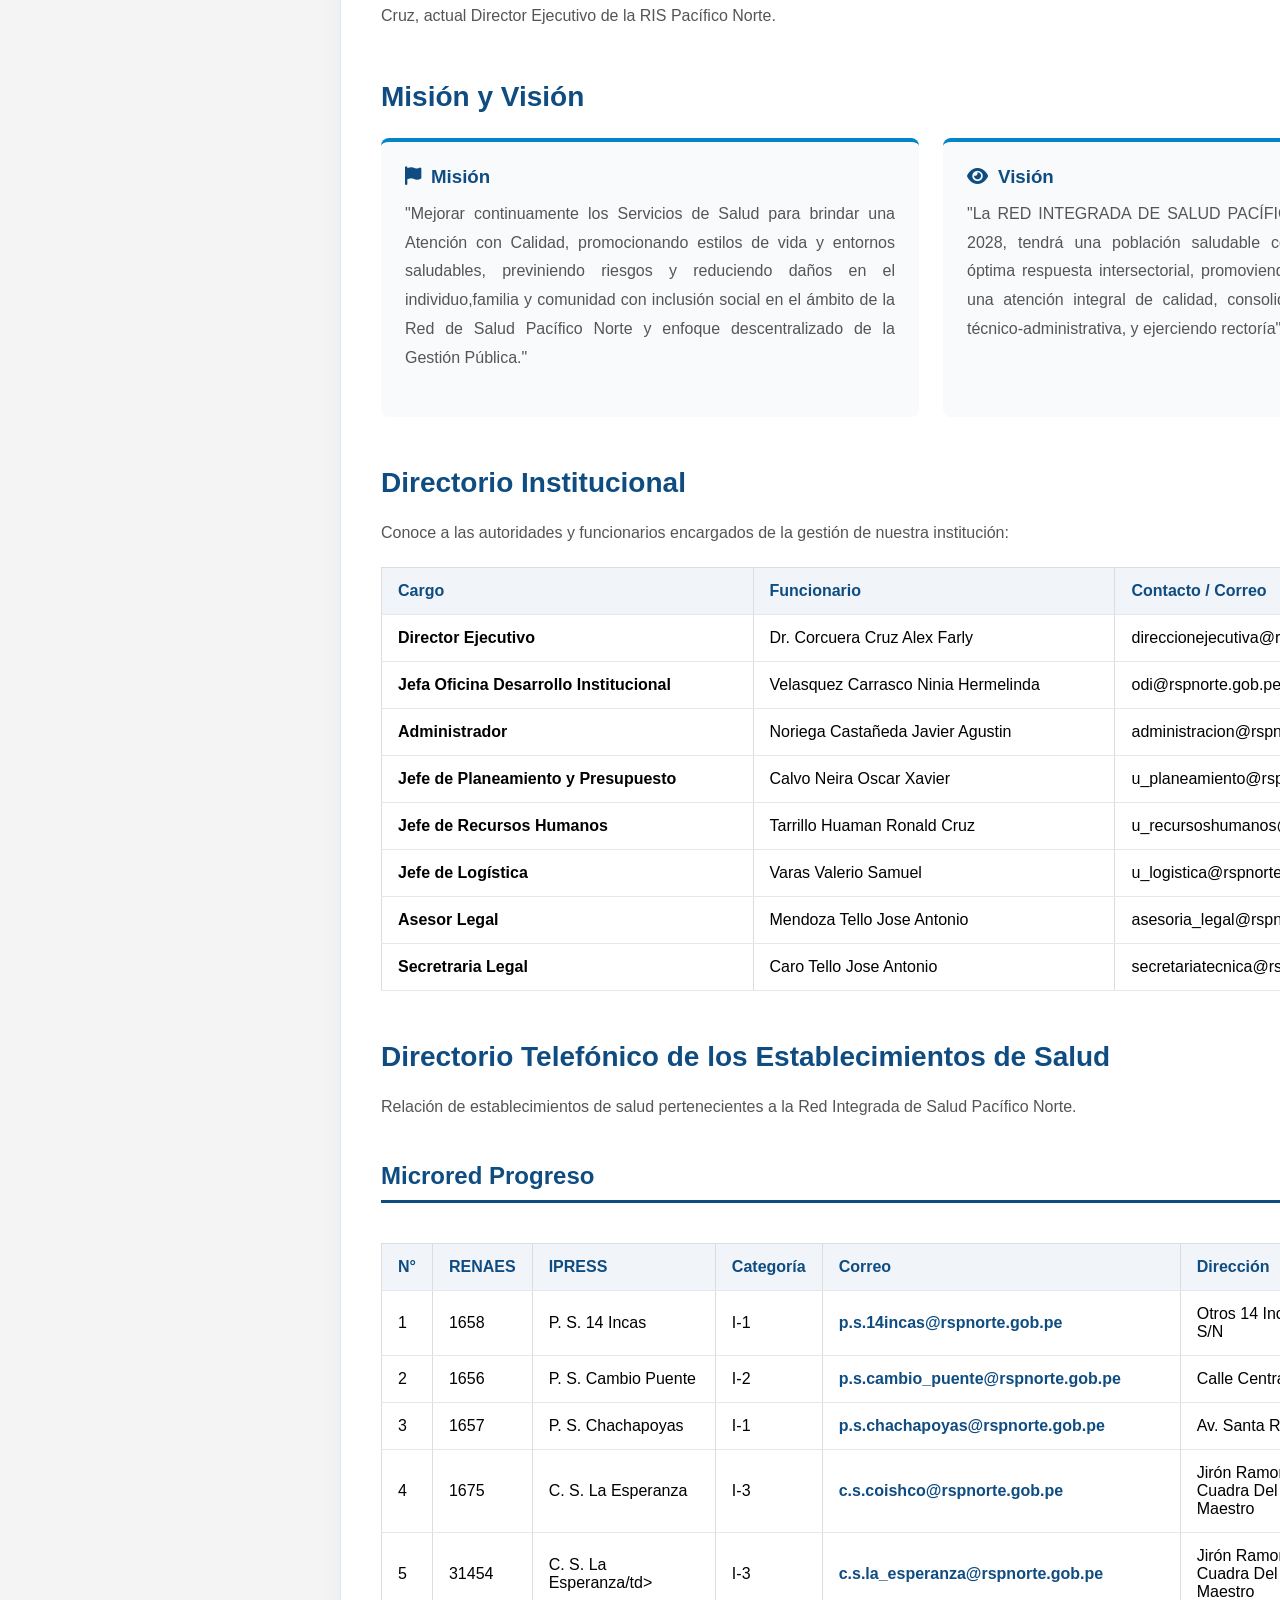
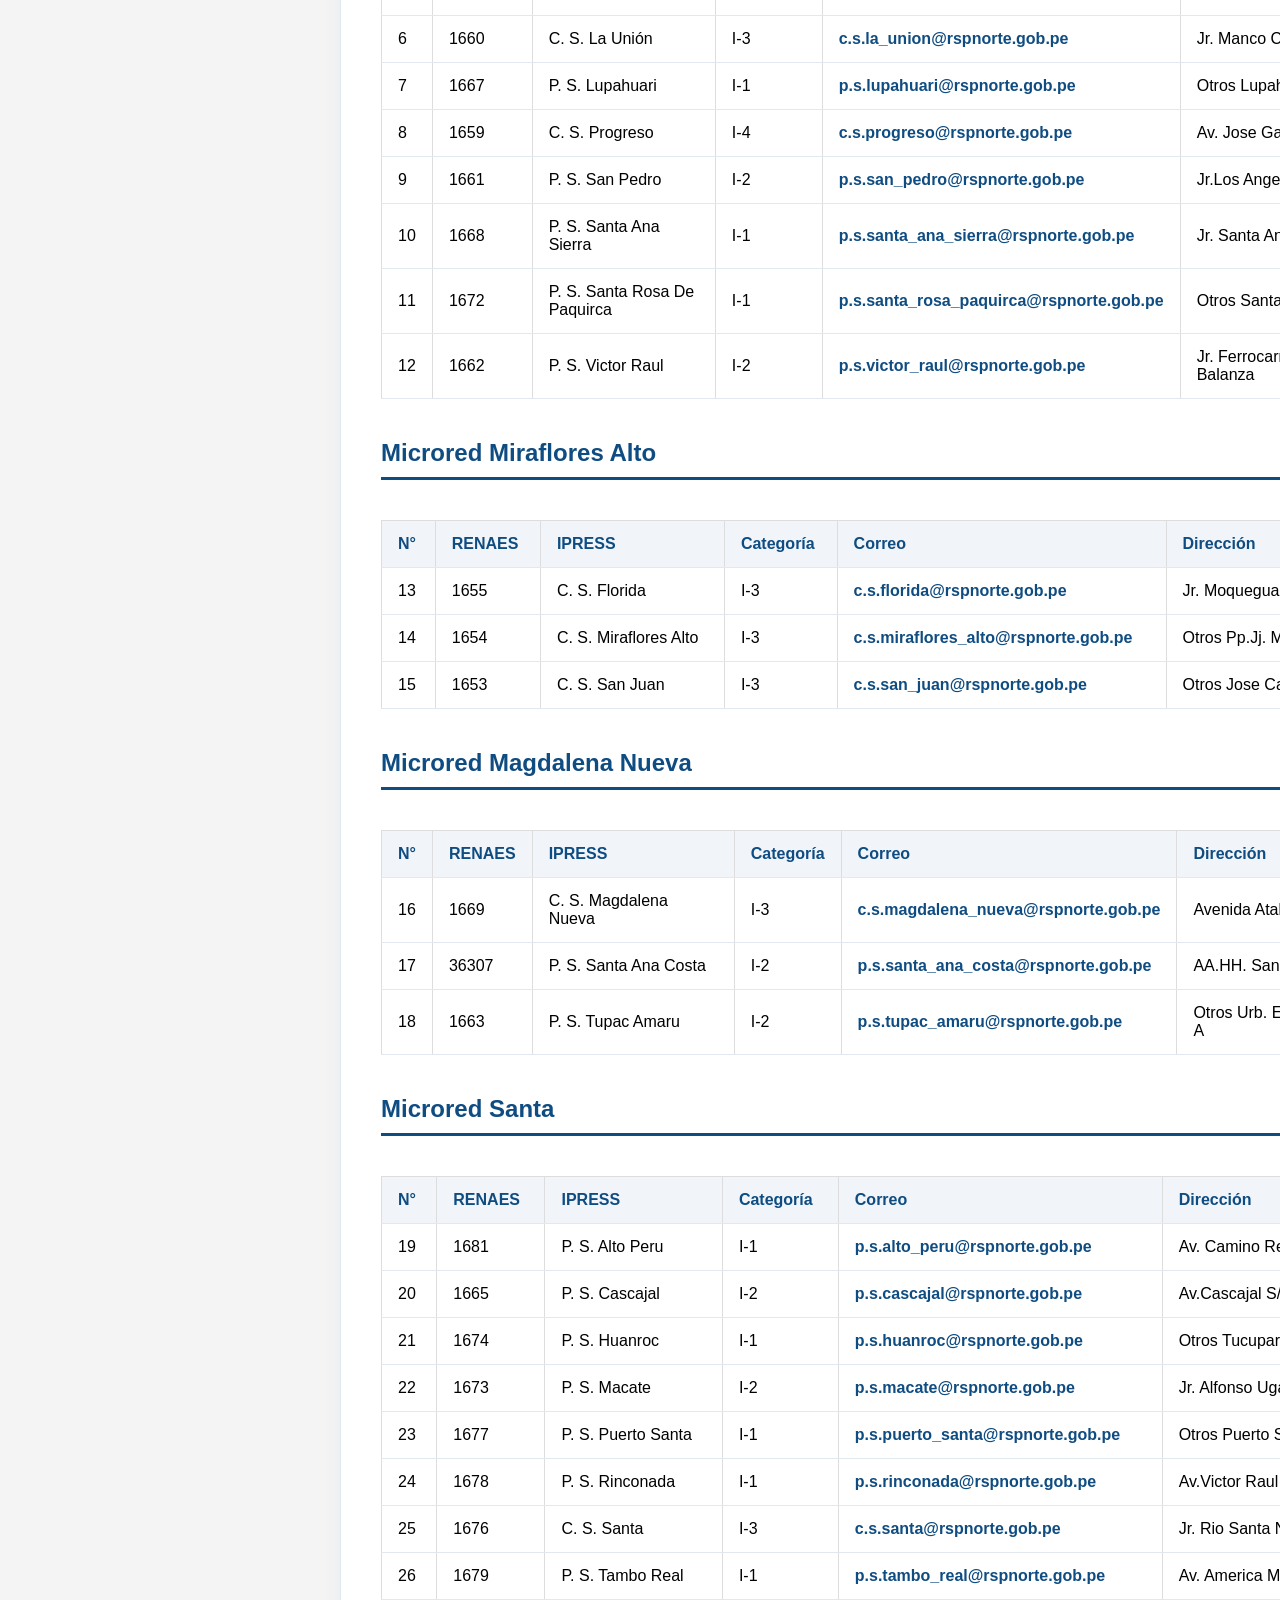
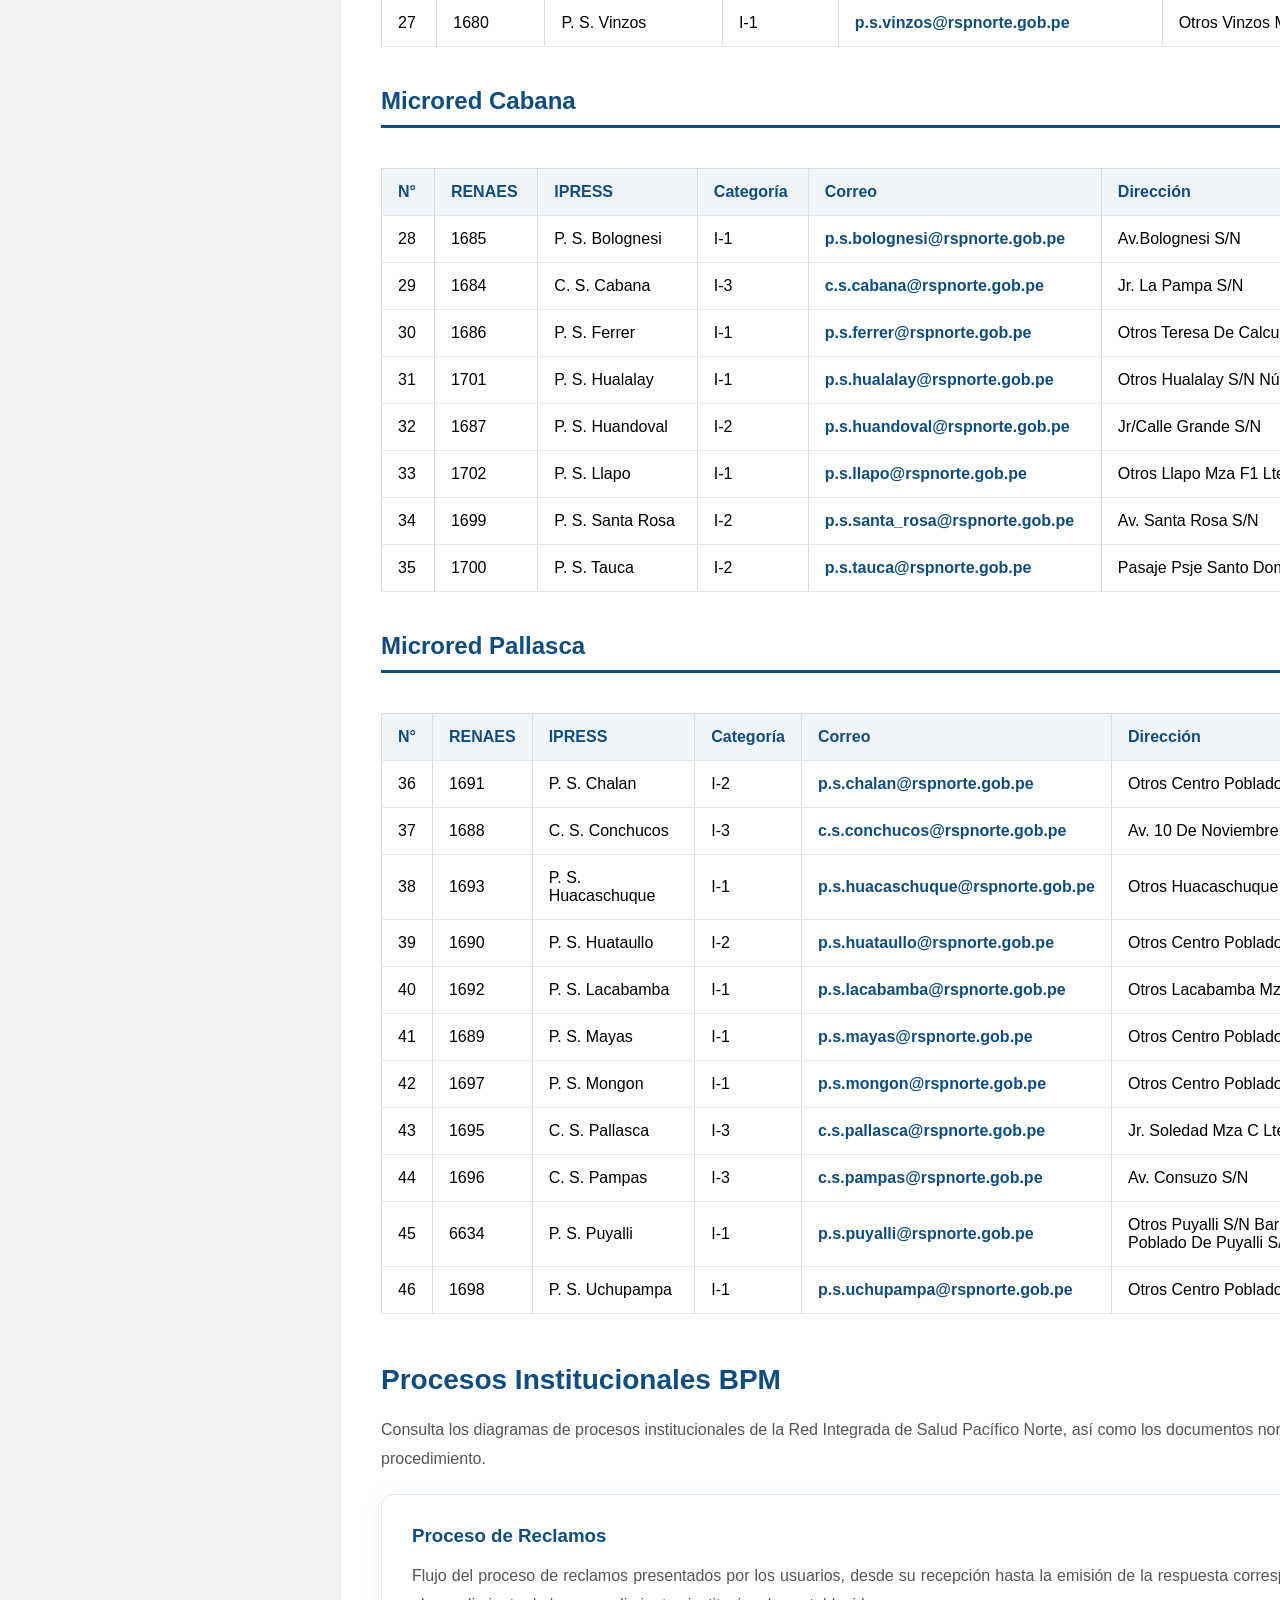
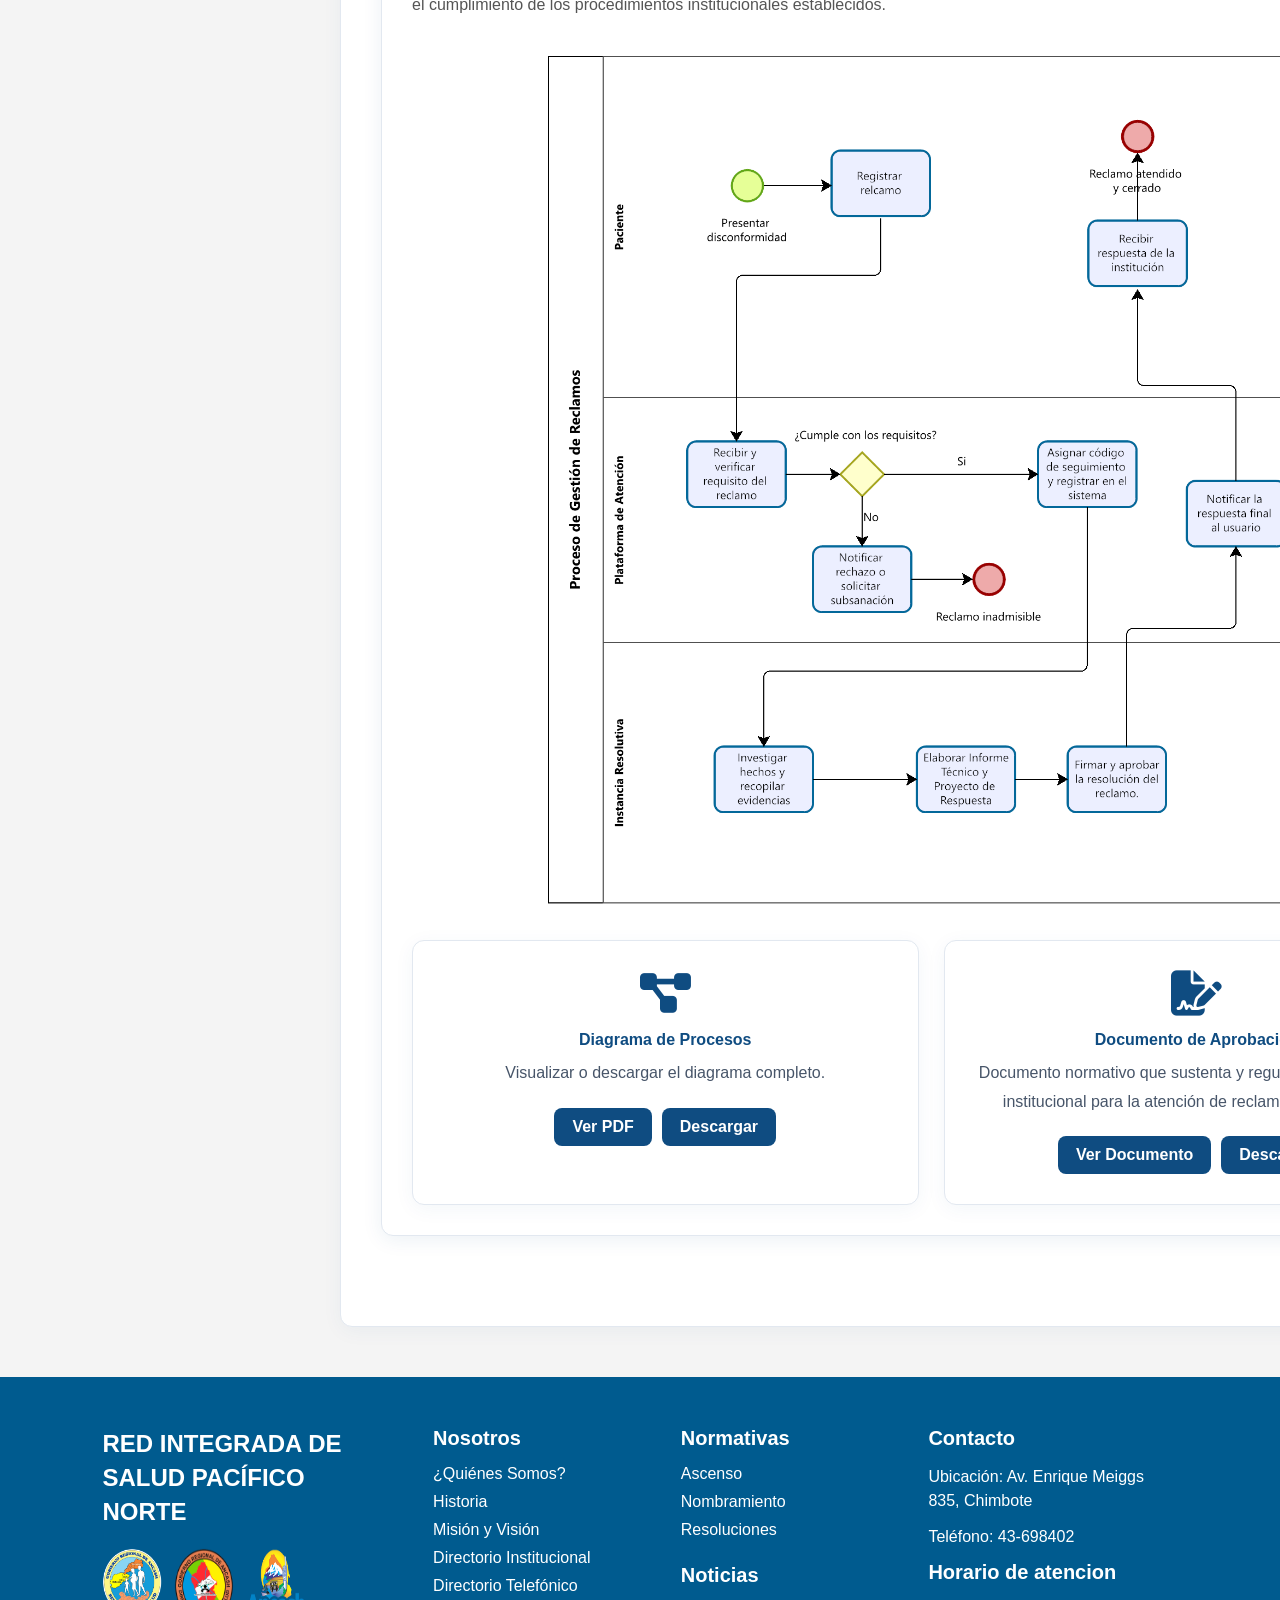
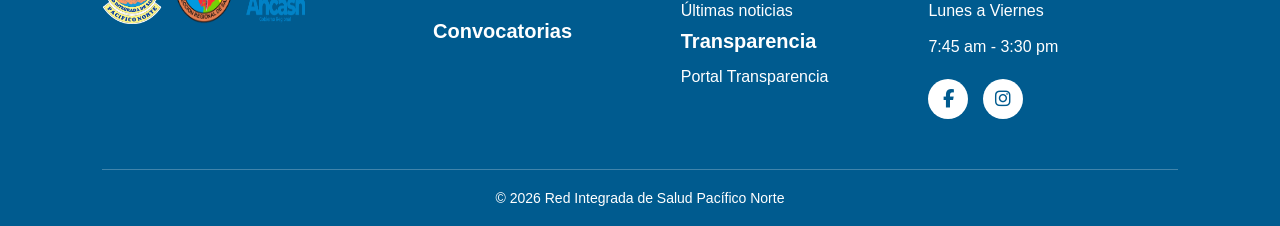
<file: institucional.html>
<html lang="en">

<head>
    <meta charset="UTF-8">
    <meta name="viewport" content="width=device-width, initial-scale=1.0">
    <title>Institucional - Red Integrada de Salud Pacífico Norte</title>
    <link rel="stylesheet" href="css/institucional_styles.css">
    <link rel="stylesheet" href="css/styles.css">
    <link rel="stylesheet" href="https://cdnjs.cloudflare.com/ajax/libs/font-awesome/6.4.0/css/all.min.css">
</head>

<body class="internal-page"></body>
    <!-- HEADER -->
    <header class="topbar">
        <div class="logo-section">
            <img src="img/Index/logo.png" alt="Logo 1">
            <div class="titulo-header">
                <h1>RED INTEGRADA DE SALUD PACÍFICO NORTE</h1>
            </div>
        </div>
    </header>

    <nav class="main-nav">
        <ul class="nav-links">
            <li><a href="index.html">Inicio</a></li>

            <li class="dropdown">
                <a href="institucional.html" class="dropdown-trigger">
                    Nosotros
                </a>
                <ul class="dropdown-menu">
                    <li><a href="#quienes-somos">¿Quiénes Somos?</a></li>
                    <li><a href="#historia">Historia</a></li>
                    <li><a href="#mision-vision">Visión y Misión</a></li>
                    <li><a href="#directorio">Directorio Institucional</a></li>
                </ul>
            </li>

            <li><a href="noticias.html">Noticias</a></li>
            <li><a href="convocatorias.html">Convocatorias</a></li>
            <li class="dropdown">
                <a href="Normativa.html" class="dropdown-trigger">Normativas</a>
                <ul class="dropdown-menu">
                    <li><a href="#ascenso">Ascenso</a></li>
                    <li><a href="#nombramiento">Nombramiento</a></li>
                    <li><a href="#resoluciones">Resoluciones</a></li>
                </ul>
                </li>
            <li><a href="contacto.html">Contacto</a></li>

            <li>
                <a href="login.html" class="btn-login">
                    Acceder
                </a>
            </li>
        </ul>
    </nav>

    <main class="institutional-page container">

        <aside class="sidebar-nav">
            <h3>Nuestra Institución</h3>
            <ul>
                <li><a href="#quienes-somos" class="sidebar-link active"><i class="fa-solid fa-users"></i> 
                        ¿Quiénes Somos?
                    </a></li>
                <li><a href="#historia" class="sidebar-link"><i class="fa-solid fa-book-medical"></i> 
                        Historia
                    </a></li>
                <li><a href="#mision-vision" class="sidebar-link"><i class="fa-solid fa-bullseye"></i> Misión y
                        Visión
                    </a></li>
                <li><a href="#directorio" class="sidebar-link"><i class="fa-solid fa-address-book"></i> 
                        Directorio Institucional
                    </a></li>
                <li>
                    <a href="#directorio-telefonico" class="sidebar-link"><i class="fa-solid fa-phone"></i>
                        Directorio Telefónico
                    </a></li>
                <li>
                    <a href="#procesos-bpm" class="sidebar-link"><i class="fa-solid fa-diagram-project"></i>
                        Procesos BPM
                    </a></li>
            </ul>
        </aside>

        <div class="content-body">

            <section id="quienes-somos" class="inst-section active-content">
                <h2>¿Quiénes Somos?</h2>
                <p>La Red Integrada de Salud Pacífico Norte es una organización del sector salud comprometida con
                    brindar atención integral, accesible y de calidad a la población de nuestra jurisdicción.
                    Articulamos el trabajo de los establecimientos de salud de primer nivel de atención, promoviendo un
                    enfoque preventivo, humanizado y centrado en la persona, la familia y la comunidad.</p>
                <p>Nuestro objetivo es garantizar el acceso equitativo a los servicios de salud, fortaleciendo la
                    continuidad del cuidado y mejorando los resultados sanitarios de la población. Trabajamos en
                    coordinación con gobiernos locales, organizaciones sociales y otros actores estratégicos, impulsando
                    acciones que contribuyan al bienestar y desarrollo de nuestra región.
                </p>
                <p>Con un equipo multidisciplinario de profesionales comprometidos, buscamos generar confianza,
                    eficiencia y cercanía en cada uno de nuestros servicios, consolidándonos como una red moderna,
                    eficiente y orientada a las necesidades de las personas.
                </p>
                <p>Somos una RED INTEGRADA DE SALUD PACÍFICO NORTE que una de se encarga de promover el acceso a una
                    atención Integral de Salud con calidad para toda la familia.</p>

            </section>

            <section id="historia" class="inst-section">
                <h2>Nuestra Historia</h2>
               <p>Bajo la dirección del Dr. Alex Corcuera Cruz, Director Ejecutivo de la Red Integrada de Salud Pacífico Norte La Red de Salud Pacífico Norte tiene sus orígenes en el proceso de reorganización del sistema sanitario de la región Áncash. Mediante Resolución Ejecutiva Regional N.º 0652-2009-GRA/PRE, de fecha 20 de enero de 2009, se dispuso la desactivación de las Unidades Territoriales de Salud (UTES) de la Dirección Regional de Salud de Áncash, dando paso a las nuevas Direcciones de Redes de Salud. En este marco, la UTES La Caleta fue transformada en la Dirección de Red de Salud Pacífico Norte. Posteriormente, mediante la Resolución Directoral N.º 0803-2009-REGIÓN ÁNCASH-DIRES/DIPER, del 7 de octubre del mismo año, se delegaron a esta nueva dirección las facultades necesarias para ejecutar acciones de gestión en los sistemas administrativos de personal, logística y economía. No obstante, sus inicios fueron precarios: funcionaba en los ambientes del Hospital La Caleta, con apenas nueve trabajadores, sin mobiliario, equipos de cómputo ni autonomía presupuestal, dependiendo aún del citado hospital.</p>
               <p>Gracias al compromiso de su primer equipo humano, el 11 de noviembre de 2009 se iniciaron formalmente las operaciones de la Red. Con vocación y esfuerzo, los trabajadores trajeron desde sus propios hogares mobiliario, equipos y otros enseres, sentando las bases de lo que hoy representa esta institución. Así nació una nueva etapa en la gestión de la salud pública en la zona norte de la región.</p>
               <p>Tras cuatro años de gestión continua y coordinaciones con el Ministerio de Economía y Finanzas, el Hospital La Caleta y la DIRESA Áncash, el 15 de enero de 2014 se alcanzó un hito trascendental: mediante la Resolución Ejecutiva Regional N.º 00005-2014-REGIÓN ÁNCASH-PRE, se creó la Unidad Ejecutora N.º 409 – Red de Salud Pacífico Norte, otorgándole autonomía presupuestal. Posteriormente, la Resolución Directoral N.º 00270-2014-R-A-DIRES/OGDRH estableció oficialmente sus funciones como Unidad Ejecutora.</p>
               <p>En octubre de 2024, en el marco de la reforma del sistema de salud, la Dirección Regional de Salud de Áncash formaliza su transformación en Red Integrada de Salud Pacífico Norte (RIS Pacífico Norte) mediante Resolución Directoral N.º 1105-2024. Este nuevo modelo busca mejorar la accesibilidad, calidad y continuidad de los servicios, integrando las acciones de salud individual y colectiva, así como el abordaje de los determinantes sociales de la salud.</p>
               <p>Desde entonces, la RIS Pacífico Norte ha venido desarrollando funciones administrativas, gerenciales y sanitarias con plena autonomía. Actualmente, cuenta con 15 años desde su creación y 10 años como Unidad Ejecutora. Su estructura organizativa está compuesta por 07 zonas sanitarias, 46 establecimientos de salud, 02 Centros de Salud Mental Comunitarios, un hogar protegido y una sede administrativa ubicada en la Av. Enrique Meiggs N.º 835, en la ciudad de Chimbote. Brinda atención a una población estimada de 288,489 personas en las provincias del Santa y Pallasca, abarcando 15 distritos distribuidos en la costa, sierra y zona del Marañón. El equipo humano está conformado por más de 1,020 colaboradores, entre profesionales, técnicos y personal administrativo. Este tránsito hacia el modelo de Redes Integradas de Salud busca asegurar un enfoque más eficiente, articulado y centrado en las personas, reafirmando el compromiso institucional con la mejora de la salud pública en la región, bajo el liderazgo del Dr. Alex Corcuera Cruz, actual Director Ejecutivo de la RIS Pacífico Norte.</p>
            </section>

            <section id="mision-vision" class="inst-section">
                <h2>Misión y Visión</h2>
                <div class="mv-grid">
                    <div class="mv-card">
                        <h3><i class="fa-solid fa-flag"></i> Misión</h3>
                        <p>"Mejorar continuamente los Servicios de Salud para brindar una Atención con Calidad, promocionando estilos de vida y entornos saludables, previniendo riesgos y reduciendo daños en el individuo,familia y comunidad con inclusión social en el ámbito de la Red de Salud Pacífico Norte y enfoque descentralizado de la Gestión Pública."</p>
                    </div>
                    <div class="mv-card">
                        <h3><i class="fa-solid fa-eye"></i> Visión</h3>
                        <p>"La RED INTEGRADA DE SALUD PACÍFICO NORTE para el año 2028, tendrá una población saludable como expresión de una óptima respuesta intersectorial, promoviendo el acceso universal a una atención integral de calidad, consolidando la modernización técnico-administrativa, y ejerciendo rectoría"
                        </p>
                    </div>
                </div>
            </section>

            <section id="directorio" class="inst-section">
                <h2>Directorio Institucional</h2>
                <p>Conoce a las autoridades y funcionarios encargados de la gestión de nuestra institución:</p>

                <table class="directory-table">
                    <thead>
                        <tr>
                            <th>Cargo</th>
                            <th>Funcionario</th>
                            <th>Contacto / Correo</th>
                        </tr>
                    </thead>
                    <tbody>
                        <tr>
                            <td><strong>Director Ejecutivo</strong></td>
                            <td>Dr. Corcuera Cruz Alex Farly </td>
                            <td>direccionejecutiva@rspnorte.gob.pe</td>
                        </tr>
                        <tr>
                            <td><strong>Jefa Oficina Desarrollo Institucional</strong></td>
                            <td>Velasquez Carrasco Ninia Hermelinda</td>
                            <td>odi@rspnorte.gob.pe</td>
                        </tr>
                        <tr>
                            <td><strong>Administrador</strong></td>
                            <td>Noriega Castañeda Javier Agustin</td>
                            <td>administracion@rspnorte.gob.pe</td>
                        </tr>
                        <tr>
                            <td><strong>Jefe de Planeamiento y Presupuesto</strong></td>
                            <td>Calvo Neira Oscar Xavier</td>
                            <td>u_planeamiento@rspnorte.gob.pe</td>
                        </tr>
                        <tr>
                            <td><strong> Jefe de Recursos Humanos</strong></td>
                            <td>Tarrillo Huaman Ronald Cruz</td>
                            <td>u_recursoshumanos@rspnorte.gob.pe</td>
                        </tr>
                        <tr>
                            <td><strong>Jefe de Logística</strong></td>
                            <td>Varas Valerio Samuel</td>
                            <td>u_logistica@rspnorte.gob.pe</td>
                        </tr>
                        <tr>
                            <td><strong>Asesor Legal</strong></td>
                            <td>Mendoza Tello Jose Antonio</td>
                            <td>asesoria_legal@rspnorte.gob.pe</td>
                        </tr>
                        <tr>
                            <td><strong>Secretraria Legal</strong></td>
                            <td>Caro Tello Jose Antonio</td>
                            <td>secretariatecnica@rspnorte.gob.pe</td>
                        </tr>
                    </tbody>
                </table>
            </section>

            <section id="directorio-telefonico" class="inst-section">
                <h2>Directorio Telefónico de los Establecimientos de Salud</h2>
                <p>
                    Relación de establecimientos de salud pertenecientes a la Red Integrada de Salud Pacífico Norte.
                </p>
                <h3 class="microred-title">Microred Progreso</h3>
                <div class="table-responsive">
                <table class="directory-table">
                <thead>
                <tr>
                    <th>N°</th>
                    <th>RENAES</th>
                    <th>IPRESS</th>
                    <th>Categoría</th>
                    <th>Correo</th>
                    <th>Dirección</th>
                </tr>
                </thead>

                <tbody>

                <tr>
                    <td>1</td>
                    <td>1658</td>
                    <td>P. S. 14 Incas</td>
                    <td>I-1</td>
                    <td><a href="mailto:p.s.14incas@rspnorte.gob.pe">p.s.14incas@rspnorte.gob.pe</a></td>
                    <td>Otros 14 Incas Cascajal Izquierdo S/N</td>
                </tr>

                <tr>
                    <td>2</td>
                    <td>1656</td>
                    <td>P. S. Cambio Puente</td>
                    <td>I-2</td>
                    <td><a href="mailto:p.s.cambio_puente@rspnorte.gob.pe">p.s.cambio_puente@rspnorte.gob.pe</a></td>
                    <td>Calle Central S/N</td>
                </tr>

                <tr>
                    <td>3</td>
                    <td>1657</td>
                    <td>P. S. Chachapoyas</td>
                    <td>I-1</td>
                    <td><a href="mailto:p.s.chachapoyas@rspnorte.gob.pe">p.s.chachapoyas@rspnorte.gob.pe</a></td>
                    <td>Av. Santa Rosa Mz D Lte 2</td>
                </tr>

                <tr>
                    <td>4</td>
                    <td>1675</td>
                    <td>C. S. La Esperanza</td>
                    <td>I-3</td>
                    <td><a href="c.s.la_esperanza@rspnorte.gob.pe">c.s.coishco@rspnorte.gob.pe</a></td>
                    <td> Jirón Ramon Castilla H 01 A Una Cuadra Del Cementerio Divino Maestro</td>
                </tr>

                <tr>
                    <td>5</td>
                    <td>31454</td>
                    <td>C. S. La Esperanza/td>
                    <td>I-3</td>
                    <td><a href="c.s.la_esperanza@rspnorte.gob.pe">c.s.la_esperanza@rspnorte.gob.pe</a></td>
                    <td>Jirón Ramon Castilla H 01 A Una Cuadra Del Cementerio Divino Maestro</td>
                </tr>

                <tr>
                    <td>6</td>
                    <td>1660</td>
                    <td>C. S. La Unión</td>
                    <td>I-3</td>
                    <td><a href="mailto:c.s.la_union@rspnorte.gob.pe">c.s.la_union@rspnorte.gob.pe</a></td>
                    <td>Jr. Manco Capac S/N Mza 1 Lte. 10A</td>
                </tr>

                <tr>
                <td>7</td>
                <td>1667</td>
                <td>P. S. Lupahuari</td>
                <td>I-1</td>
                <td><a href="mailto:p.s.lupahuari@rspnorte.gob.pe">p.s.lupahuari@rspnorte.gob.pe</a></td>
                <td>Otros Lupahuary S/N</td>
                </tr>

                <tr>
                    <td>8</td>
                    <td>1659</td>
                    <td>C. S. Progreso</td>
                    <td>I-4</td>
                    <td><a href="mailto:c.s.progreso@rspnorte.gob.pe">c.s.progreso@rspnorte.gob.pe</a></td>
                    <td>Av. Jose Galves Nº 1110</td>
                </tr>

                <tr>
                    <td>9</td>
                    <td>1661</td>
                    <td>P. S. San Pedro</td>
                    <td>I-2</td>
                    <td><a href="mailto:p.s.san_pedro@rspnorte.gob.pe">p.s.san_pedro@rspnorte.gob.pe</a></td>
                    <td>Jr.Los Angeles Mz-L1 -Lt -1</td>
                </tr>

                <tr>
                    <td>10</td>
                    <td>1668</td>
                    <td>P. S. Santa Ana Sierra</td>
                    <td>I-1</td>
                    <td><a href="mailto:p.s.santa_ana_sierra@rspnorte.gob.pe">p.s.santa_ana_sierra@rspnorte.gob.pe</a></td>
                    <td>Jr. Santa Anita Mza. D Lte 1</td>
                </tr>

                <tr>
                    <td>11</td>
                    <td>1672</td>
                    <td>P. S. Santa Rosa De Paquirca</td>
                    <td>I-1</td>
                    <td><a href="mailto:p.s.santa_rosa_paquirca@rspnorte.gob.pe">p.s.santa_rosa_paquirca@rspnorte.gob.pe</a></td>
                    <td>Otros Santa Rosa De Paquirca S/N</td>
                </tr>

                <tr>
                    <td>12</td>
                    <td>1662</td>
                    <td>P. S. Victor Raul</td>
                    <td>I-2</td>
                    <td><a href="mailto:p.s.victor_raul@rspnorte.gob.pe">p.s.victor_raul@rspnorte.gob.pe</a></td>
                    <td>Jr. Ferrocarril S/N Mza H Lte. 01 B La Balanza</td>
                </tr>

                </tbody>
                </table>
                </div>

                <h3 class="microred-title">Microred Miraflores Alto</h3>

                <div class="table-responsive">
                <table class="directory-table">

                <thead>
                <tr>
                    <th>N°</th>
                    <th>RENAES</th>
                    <th>IPRESS</th>
                    <th>Categoría</th>
                    <th>Correo</th>
                    <th>Dirección</th>
                </tr>
                </thead>

                <tbody>
                <tr>
                    <td>13</td>
                    <td>1655</td>
                    <td>C. S. Florida</td>
                    <td>I-3</td>
                    <td><a href="mailto:c.s.florida@rspnorte.gob.pe">c.s.florida@rspnorte.gob.pe</a></td>
                    <td>Jr. Moquegua N° 200</td>
                </tr>

                <tr>
                    <td>14</td>
                    <td>1654</td>
                    <td>C. S. Miraflores Alto</td>
                    <td>I-3</td>
                    <td><a href="mailto:c.s.miraflores_alto@rspnorte.gob.pe">c.s.miraflores_alto@rspnorte.gob.pe</a></td>
                    <td>Otros Pp.Jj. Miraflores Alto Mz. 23 - 1</td>
                </tr>

                <tr>
                    <td>15</td>
                    <td>1653</td>
                    <td>C. S. San Juan</td>
                    <td>I-3</td>
                    <td><a href="mailto:c.s.san_juan@rspnorte.gob.pe">c.s.san_juan@rspnorte.gob.pe</a></td>
                    <td>Otros Jose Carlos Mariategui S/N</td>
                </tr>

                </tbody>
                </table>
                </div>

                <h3 class="microred-title">Microred Magdalena Nueva</h3>
                <div class="table-responsive">
                <table class="directory-table">
                
                <thead>
                <tr>
                    <th>N°</th>
                    <th>RENAES</th>
                    <th>IPRESS</th>
                    <th>Categoría</th>
                    <th>Correo</th>
                    <th>Dirección</th>
                </tr>
                </thead>

                <tbody>
                    <tr>
                    <td>16</td>
                    <td>1669</td>
                    <td>C. S. Magdalena Nueva</td>
                    <td>I-3</td>
                    <td><a href="mailto:c.s.magdalena_nueva@rspnorte.gob.pe">c.s.magdalena_nueva@rspnorte.gob.pe</a></td>
                    <td>Avenida Atahualpa Cuadra 3 S/N</td>
                    </tr>

                    <tr>
                        <td>17</td>
                        <td>36307</td>
                        <td>P. S. Santa Ana Costa</td>
                        <td>I-2</td>
                        <td><a href="mailto:p.s.santa_ana_costa@rspnorte.gob.pe">p.s.santa_ana_costa@rspnorte.gob.pe</a></td>
                        <td>AA.HH. San Miguel Mz L Lote 2</td>
                    </tr>

                    <tr>
                        <td>18</td>
                        <td>1663</td>
                        <td>P. S. Tupac Amaru</td>
                        <td>I-2</td>
                        <td><a href="mailto:p.s.tupac_amaru@rspnorte.gob.pe">p.s.tupac_amaru@rspnorte.gob.pe</a></td>
                        <td>Otros Urb. El Carmen Mz 13- Lote 8-A</td>
                    </tr>
                </tbody>
                </table>
                </div>

                <h3 class="microred-title">Microred Santa</h3>
                <div class="table-responsive">
                <table class="directory-table">
                
                <thead>
                <tr>
                    <th>N°</th>
                    <th>RENAES</th>
                    <th>IPRESS</th>
                    <th>Categoría</th>
                    <th>Correo</th>
                    <th>Dirección</th>
                </tr>
                </thead>

                <tbody>
                 <tr>
                    <td>19</td>
                    <td>1681</td>
                    <td>P. S. Alto Peru</td>
                    <td>I-1</td>
                    <td><a href="mailto:p.s.alto_peru@rspnorte.gob.pe">p.s.alto_peru@rspnorte.gob.pe</a></td>
                    <td>Av. Camino Real Mza. Ll Lte. 02</td>
                </tr>

                <tr>
                    <td>20</td>
                    <td>1665</td>
                    <td>P. S. Cascajal</td>
                    <td>I-2</td>
                    <td><a href="mailto:p.s.cascajal@rspnorte.gob.pe">p.s.cascajal@rspnorte.gob.pe</a></td>
                    <td>Av.Cascajal S/N</td>
                </tr>

                <tr>
                    <td>21</td>
                    <td>1674</td>
                    <td>P. S. Huanroc</td>
                    <td>I-1</td>
                    <td><a href="mailto:p.s.huanroc@rspnorte.gob.pe">p.s.huanroc@rspnorte.gob.pe</a></td>
                    <td>Otros Tucupara - Bellavista - Huarac</td>
                </tr>

                <tr>
                    <td>22</td>
                    <td>1673</td>
                    <td>P. S. Macate</td>
                    <td>I-2</td>
                    <td><a href="mailto:p.s.macate@rspnorte.gob.pe">p.s.macate@rspnorte.gob.pe</a></td>
                    <td>Jr. Alfonso Ugarte S/N</td>
                </tr>

                <tr>
                    <td>23</td>
                    <td>1677</td>
                    <td>P. S. Puerto Santa</td>
                    <td>I-1</td>
                    <td><a href="mailto:p.s.puerto_santa@rspnorte.gob.pe">p.s.puerto_santa@rspnorte.gob.pe</a></td>
                    <td>Otros Puerto Santa Mza E Lte. 04</td>
                </tr>

                <tr>
                    <td>24</td>
                    <td>1678</td>
                    <td>P. S. Rinconada</td>
                    <td>I-1</td>
                    <td><a href="mailto:p.s.rinconada@rspnorte.gob.pe">p.s.rinconada@rspnorte.gob.pe</a></td>
                    <td>Av.Victor Raul Haya De La Torre S/N</td>
                </tr>

                <tr>
                    <td>25</td>
                    <td>1676</td>
                    <td>C. S. Santa</td>
                    <td>I-3</td>
                    <td><a href="mailto:c.s.santa@rspnorte.gob.pe">c.s.santa@rspnorte.gob.pe</a></td>
                    <td>Jr. Rio Santa Nº 510 Mz. A Lt 02</td>
                </tr>

                <tr>
                    <td>26</td>
                    <td>1679</td>
                    <td>P. S. Tambo Real</td>
                    <td>I-1</td>
                    <td><a href="mailto:p.s.tambo_real@rspnorte.gob.pe">p.s.tambo_real@rspnorte.gob.pe</a></td>
                    <td>Av. America Mza. M Lte 04</td>
                </tr>

                <tr>
                    <td>27</td>
                    <td>1680</td>
                    <td>P. S. Vinzos</td>
                    <td>I-1</td>
                    <td><a href="mailto:p.s.vinzos@rspnorte.gob.pe">p.s.vinzos@rspnorte.gob.pe</a></td>
                    <td>Otros Vinzos Mz. S Lte 02</td>
                </tr>   
                </tbody>
                </table>
                </div>

                <h3 class="microred-title">Microred Cabana</h3>
                <div class="table-responsive">
                <table class="directory-table">

                <thead>
                <tr>
                    <th>N°</th>
                    <th>RENAES</th>
                    <th>IPRESS</th>
                    <th>Categoría</th>
                    <th>Correo</th>
                    <th>Dirección</th>
                </tr>
                </thead>

                <tbody>
                <tr>
                    <td>28</td>
                    <td>1685</td>
                    <td>P. S. Bolognesi</td>
                    <td>I-1</td>
                    <td><a href="mailto:p.s.bolognesi@rspnorte.gob.pe">p.s.bolognesi@rspnorte.gob.pe</a></td>
                    <td>Av.Bolognesi S/N</td>
                </tr>

                <tr>
                    <td>29</td>
                    <td>1684</td>
                    <td>C. S. Cabana</td>
                    <td>I-3</td>
                    <td><a href="mailto:c.s.cabana@rspnorte.gob.pe">c.s.cabana@rspnorte.gob.pe</a></td>
                    <td>Jr. La Pampa S/N</td>
                </tr>

                <tr>
                    <td>30</td>
                    <td>1686</td>
                    <td>P. S. Ferrer</td>
                    <td>I-1</td>
                    <td><a href="mailto:p.s.ferrer@rspnorte.gob.pe">p.s.ferrer@rspnorte.gob.pe</a></td>
                    <td>Otros Teresa De Calculta Mz C Lote 19 Distrito</td>
                </tr>

                <tr>
                    <td>31</td>
                    <td>1701</td>
                    <td>P. S. Hualalay</td>
                    <td>I-1</td>
                    <td><a href="mailto:p.s.hualalay@rspnorte.gob.pe">p.s.hualalay@rspnorte.gob.pe</a></td>
                    <td>Otros Hualalay S/N Número</td>
                </tr>

                <tr>
                    <td>32</td>
                    <td>1687</td>
                    <td>P. S. Huandoval</td>
                    <td>I-2</td>
                    <td><a href="mailto:p.s.huandoval@rspnorte.gob.pe">p.s.huandoval@rspnorte.gob.pe</a></td>
                    <td>Jr/Calle Grande S/N</td>
                </tr>

                <tr>
                    <td>33</td>
                    <td>1702</td>
                    <td>P. S. Llapo</td>
                    <td>I-1</td>
                    <td><a href="mailto:p.s.llapo@rspnorte.gob.pe">p.s.llapo@rspnorte.gob.pe</a></td>
                    <td>Otros Llapo Mza F1 Lte 17</td>
                </tr>

                <tr>
                    <td>34</td>
                    <td>1699</td>
                    <td>P. S. Santa Rosa</td>
                    <td>I-2</td>
                    <td><a href="mailto:p.s.santa_rosa@rspnorte.gob.pe">p.s.santa_rosa@rspnorte.gob.pe</a></td>
                    <td>Av. Santa Rosa S/N</td>
                </tr>

                <tr>
                    <td>35</td>
                    <td>1700</td>
                    <td>P. S. Tauca</td>
                    <td>I-2</td>
                    <td><a href="mailto:p.s.tauca@rspnorte.gob.pe">p.s.tauca@rspnorte.gob.pe</a></td>
                    <td>Pasaje Psje Santo Domingo Y Jr. La Mar S/N</td>
                </tr>                    
                </tbody>
                </table>
                </div>

                <h3 class="microred-title">Microred Pallasca</h3>
                <div class="table-responsive">
                <table class="directory-table">
                
                <thead>
                <tr>
                    <th>N°</th>
                    <th>RENAES</th>
                    <th>IPRESS</th>
                    <th>Categoría</th>
                    <th>Correo</th>
                    <th>Dirección</th>
                </tr>
                </thead>

                <tbody>
                <tr>
                    <td>36</td>
                    <td>1691</td>
                    <td>P. S. Chalan</td>
                    <td>I-2</td>
                    <td><a href="mailto:p.s.chalan@rspnorte.gob.pe">p.s.chalan@rspnorte.gob.pe</a></td>
                    <td>Otros Centro Poblado De Chalan S/N Número</td>
                </tr>

                <tr>
                    <td>37</td>
                    <td>1688</td>
                    <td>C. S. Conchucos</td>
                    <td>I-3</td>
                    <td><a href="mailto:c.s.conchucos@rspnorte.gob.pe">c.s.conchucos@rspnorte.gob.pe</a></td>
                    <td>Av. 10 De Noviembre Nº 1025</td>
                </tr>

                <tr>
                    <td>38</td>
                    <td>1693</td>
                    <td>P. S. Huacaschuque</td>
                    <td>I-1</td>
                    <td><a href="mailto:p.s.huacaschuque@rspnorte.gob.pe">p.s.huacaschuque@rspnorte.gob.pe</a></td>
                    <td>Otros Huacaschuque - Mza. A1 Lote 3</td>
                </tr>

                <tr>
                    <td>39</td>
                    <td>1690</td>
                    <td>P. S. Huataullo</td>
                    <td>I-2</td>
                    <td><a href="mailto:p.s.huataullo@rspnorte.gob.pe">p.s.huataullo@rspnorte.gob.pe</a></td>
                    <td>Otros Centro Poblado De Huataullo S/N</td>
                </tr>

                <tr>
                    <td>40</td>
                    <td>1692</td>
                    <td>P. S. Lacabamba</td>
                    <td>I-1</td>
                    <td><a href="mailto:p.s.lacabamba@rspnorte.gob.pe">p.s.lacabamba@rspnorte.gob.pe</a></td>
                    <td>Otros Lacabamba Mza. B. Lote. 2</td>
                </tr>

                <tr>
                    <td>41</td>
                    <td>1689</td>
                    <td>P. S. Mayas</td>
                    <td>I-1</td>
                    <td><a href="mailto:p.s.mayas@rspnorte.gob.pe">p.s.mayas@rspnorte.gob.pe</a></td>
                    <td>Otros Centro Poblado De Mayas S/N</td>
                </tr>

                <tr>
                    <td>42</td>
                    <td>1697</td>
                    <td>P. S. Mongon</td>
                    <td>I-1</td>
                    <td><a href="mailto:p.s.mongon@rspnorte.gob.pe">p.s.mongon@rspnorte.gob.pe</a></td>
                    <td>Otros Centro Poblado Mongon</td>
                </tr>

                <tr>
                    <td>43</td>
                    <td>1695</td>
                    <td>C. S. Pallasca</td>
                    <td>I-3</td>
                    <td><a href="mailto:c.s.pallasca@rspnorte.gob.pe">c.s.pallasca@rspnorte.gob.pe</a></td>
                    <td>Jr. Soledad Mza C Lte 03</td>
                </tr>

                <tr>
                    <td>44</td>
                    <td>1696</td>
                    <td>C. S. Pampas</td>
                    <td>I-3</td>
                    <td><a href="mailto:c.s.pampas@rspnorte.gob.pe">c.s.pampas@rspnorte.gob.pe</a></td>
                    <td>Av. Consuzo S/N</td>
                </tr>

                <tr>
                    <td>45</td>
                    <td>6634</td>
                    <td>P. S. Puyalli</td>
                    <td>I-1</td>
                    <td><a href="mailto:p.s.puyalli@rspnorte.gob.pe">p.s.puyalli@rspnorte.gob.pe</a></td>
                    <td>Otros Puyalli S/N Barrio La Pampa - Centro Poblado De Puyalli S/N</td>
                </tr>

                <tr>
                    <td>46</td>
                    <td>1698</td>
                    <td>P. S. Uchupampa</td>
                    <td>I-1</td>
                    <td><a href="mailto:p.s.uchupampa@rspnorte.gob.pe">p.s.uchupampa@rspnorte.gob.pe</a></td>
                    <td>Otros Centro Poblado Uchupampa S/N</td>
                </tr>                    
                </tbody>
                </table>
                </div>
            </section>

        <section id="procesos-bpm" class="inst-section">

            <h2>Procesos Institucionales BPM</h2>

            <p>
                Consulta los diagramas de procesos institucionales de la
                Red Integrada de Salud Pacífico Norte, así como los
                documentos normativos que respaldan cada procedimiento.
            </p>

            <div class="proceso-card">

                <h3>Proceso de Reclamos</h3>

                <p class="proceso-descripcion">
                    Flujo del proceso de reclamos presentados por los usuarios,
                    desde su recepción hasta la emisión de la respuesta
                    correspondiente, garantizando el cumplimiento de los
                    procedimientos institucionales establecidos.
                </p>

                <div class="diagrama-preview">
                    <img src="img/ProceosBPM/ProcesoReclamos.png"
                        alt="Proceso de Reclamos">
                </div>

                <div class="documentos-grid">

                    <div class="documento-card">

                        <i class="fas fa-project-diagram"></i>

                        <h4>Diagrama de Procesos</h4>

                        <p>
                            Visualizar o descargar el diagrama completo.
                        </p>

                        <div class="botones">
                            <a href="pdf/ProceosBPM/ProcesoReclamos.pdf"
                            target="_blank">
                                Ver PDF
                            </a>

                            <a href="pdf/ProceosBPM/ProcesoReclamos.pdf"
                            download>
                                Descargar
                            </a>
                        </div>

                    </div>

                    <div class="documento-card">

                        <i class="fas fa-file-signature"></i>

                        <h4>Documento de Aprobación</h4>

                        <p>
                            Documento normativo que sustenta y regula el
                            procedimiento institucional para la atención
                            de reclamos y denuncias.
                        </p>

                        <div class="botones">

                            <a href="pdf/ProceosBPM/DECRETO_SUPREMO.PDF"
                            target="_blank">
                                Ver Documento
                            </a>

                            <a href="pdf/ProceosBPM/DECRETO_SUPREMO.PDF"
                            download>
                                Descargar
                            </a>

                        </div>

                    </div>

                </div>

            </div>

        </section>
        </div>
    </main>
    
    <footer class="footer">
        <div class="footer-grid">
            <!-- COLUMNA 1 -->
            <div class="footer-col">
                <h3>RED INTEGRADA DE SALUD PACÍFICO NORTE</h3>
                <div class="footer-logos">
                    <img src="img/Index/logo.png" alt="Logo 1">
                    <img src="img/Index/DireccionReginalSalud.png" alt="Logo 2">
                    <img src="img/Index/LogoAncash.png" alt="Logo 3">
                </div>
            </div>

            <!-- COLUMNA 2 -->
            <div class="footer-col">
                <a href="institucional.html"><h4>Nosotros</h4></a>
                <a href="institucional.html#quienes-somos">
                    ¿Quiénes Somos?
                </a>
                <a href="institucional.html#historia">
                    Historia
                </a>
                <a href="institucional.html#mision-vision">
                    Misión y Visión
                </a>
                <a href="institucional.html#directorio">
                    Directorio Institucional
                </a>
                <a href="institucional.html#directorio-telefonico">
                    Directorio Telefónico
                </a>
                <a href="convocatorias.html">
                    <h4 class="footer-subtitulo">
                    Convocatorias
                    </h4>
                </a>
            </div>

           <!-- COLUMNA 3 -->
            <div class="footer-col">

            <a href="Normativa.html">
                <h4>Normativas</h4>
            </a>

            <a href="Normativa.html#ascenso">
                Ascenso
            </a>

            <a href="Normativa.html#nombramiento">
                Nombramiento
            </a>

            <a href="Normativa.html#resoluciones">
                Resoluciones
            </a>
            <h4 class="footer-subtitulo">
                <a href="noticias.html">
                    Noticias
                </a>
            </h4>

            <a href="noticias.html">
                Últimas noticias
            </a>

            <a href="transparencia.html">
                <h4>Transparencia</h4>
            </a>

            <a href="https://www.transparencia.gob.pe/enlaces/pte_transparencia_enlaces.aspx?id_entidad=17409#.YPq80Y5KjIU">
                Portal Transparencia
            </a>

        </div>

            <!-- COLUMNA 4 -->
            <div class="footer-col">
                <a href="contacto.html">
                    <h4>Contacto</h4>
                </a>
                <p>Ubicación: Av. Enrique Meiggs 835, Chimbote</p>
                <p>Teléfono: 43-698402</p>
                <h4>Horario de atencion</h4>
                <p>Lunes a Viernes</p>
                <p>7:45 am - 3:30 pm</p>

                <div class="footer-social">
                    <a href="https://www.facebook.com/rispnorte" target="_blank">
                        <i class="fab fa-facebook-f"></i>
                    </a>
                    <a href="https://www.instagram.com/rispacificonorte/" target="_blank">
                        <i class="fab fa-instagram"></i>
                    </a>
                </div>
            </div>
        </div>

        <div class="footer-bottom">
            © 2026 Red Integrada de Salud Pacífico Norte
        </div>
    </footer>

<script>
console.log("JS cargado");
</script>
<script>
let lastScroll = 0;
const nav = document.querySelector(".main-nav");

window.addEventListener("scroll", () => {

    const currentScroll = window.scrollY;

    if(currentScroll > lastScroll && currentScroll > 150){
        nav.style.transform = "translateY(-100%)";
    }else{
        nav.style.transform = "translateY(0)";
    }

    lastScroll = currentScroll;
});
</script>
</body>

</html>
</file>
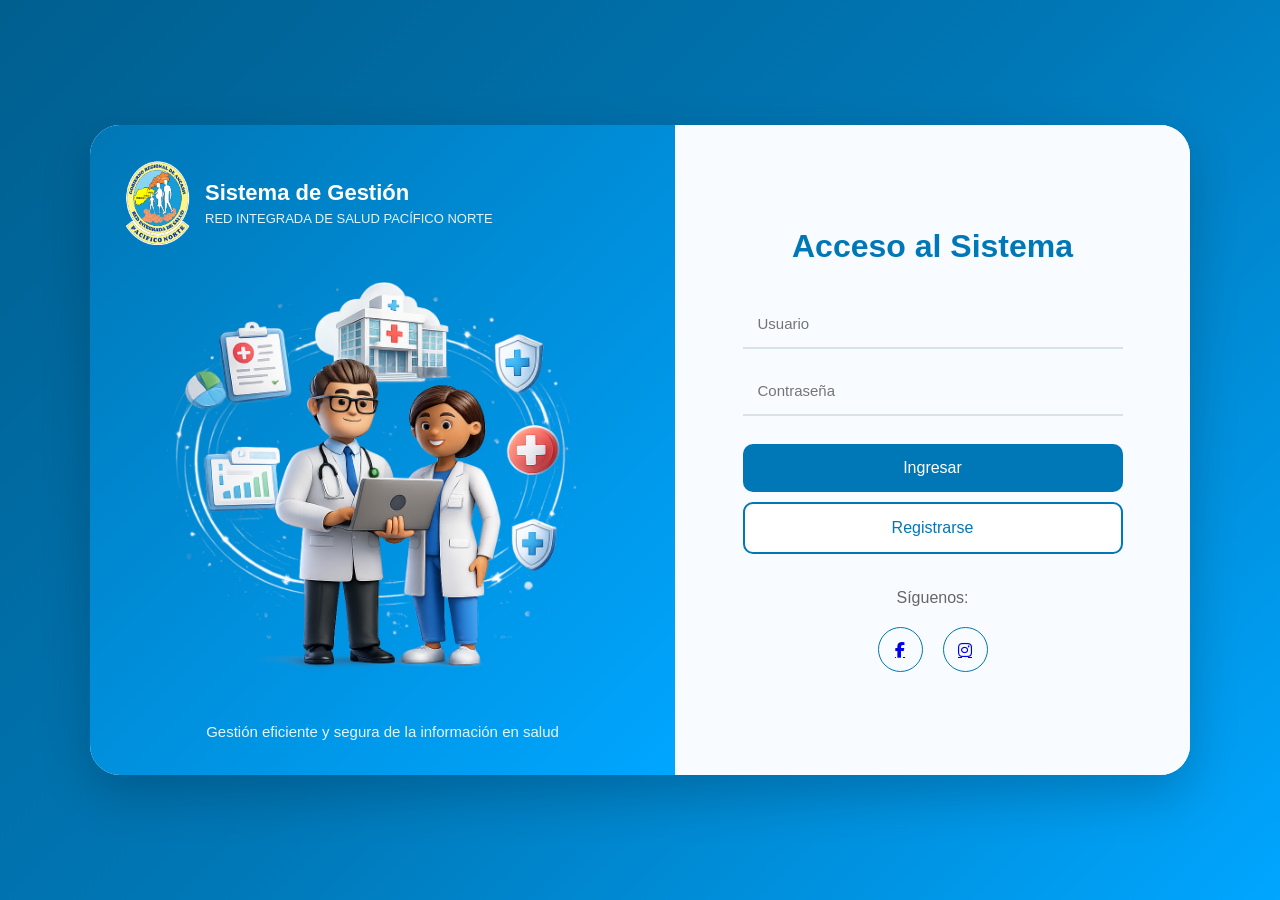
<file: login.html>
<!DOCTYPE html>
<html lang="es">
<head>
<meta charset="UTF-8">
<title>Login Sistema</title>
<link rel="stylesheet" href="css/login.css">
<link rel="stylesheet" href="https://cdnjs.cloudflare.com/ajax/libs/font-awesome/6.4.0/css/all.min.css">
</head>

<body>

<div class="login-wrapper">

    <!-- PANEL IZQUIERDO -->
    <div class="left-panel">

        <div class="brand">
            <img src="img/Index/logo.png" alt="Logo">
            <div>
                <h1>Sistema de Gestión</h1>
                <h3>RED INTEGRADA DE SALUD PACÍFICO NORTE</h3>
            </div>
        </div>

        <div class="medical-image">
            <img src="img/login/doctor.png" alt="Personal Médico">
        </div>

        <p class="footer-text">
            Gestión eficiente y segura de la información en salud
        </p>

    </div>

    <!-- PANEL DERECHO -->
    <div class="right-panel">

        <div class="login-container">

            <h2>Acceso al Sistema</h2>

            <input type="text" id="user" placeholder="Usuario">

            <input type="password" id="pass" placeholder="Contraseña">

            <button onclick="login()">Ingresar</button>

            <button class="btn-register" onclick="register()">
                Registrarse
            </button>

            <div class="social-title">
                Síguenos:
            </div>

            <div class="socials">

                <a href="https://www.facebook.com/rispnorte" target="_blank">
                    <i class="fab fa-facebook-f"></i>
                </a>

               <a href="https://www.instagram.com/rispacificonorte/" target="_blank">
                    <i class="fab fa-instagram"></i>
                </a>
            </div>

        </div>

    </div>

</div>

<script>
/* =========================
   USUARIOS PREDEFINIDOS
========================= */
let users = [
    { user: "admin", pass: "1234", role: "admin" },

    { user: "rrhh", pass: "1234", role: "rrhh" },

    { user: "logistica", pass: "1234", role: "logistica" },

    { user: "director", pass: "1234", role: "director" },

    { user: "doctor", pass: "1234", role: "user" }
];

/* =========================
   CARGAR USUARIOS GUARDADOS
========================= */
const savedUsers = JSON.parse(localStorage.getItem("users")) || [];
users = users.concat(savedUsers);

/* =========================
   LOGIN
========================= */
function login(){
    const user = document.getElementById("user").value;
    const pass = document.getElementById("pass").value;

    const foundUser = users.find(u => u.user === user && u.pass === pass);

    if(foundUser){
        localStorage.setItem("session", "active");
        localStorage.setItem("role", foundUser.role);
        localStorage.setItem("currentUser", foundUser.user);

        window.location.href = "dashboard.html";
    } else {
        alert("Usuario o contraseña incorrectos");
    }
}

/* =========================
   REGISTRO
========================= */
function register(){
    const user = document.getElementById("user").value;
    const pass = document.getElementById("pass").value;

    if(!user || !pass){
        alert("Completa los campos");
        return;
    }

    const exists = users.find(u => u.user === user);

    if(exists){
        alert("El usuario ya existe");
        return;
    }

    const newUser = {
        user,
        pass,
        role: "user" // los nuevos siempre son usuarios normales
    };

    users.push(newUser);

    /* guardar SOLO los nuevos en localStorage */
    localStorage.setItem("users", JSON.stringify(
        users.filter(u =>
            u.user !== "admin" && u.user !== "doctor"
        )
    ));

    alert("Usuario registrado con éxito");
}
</script>

</body>
</html>
</file>
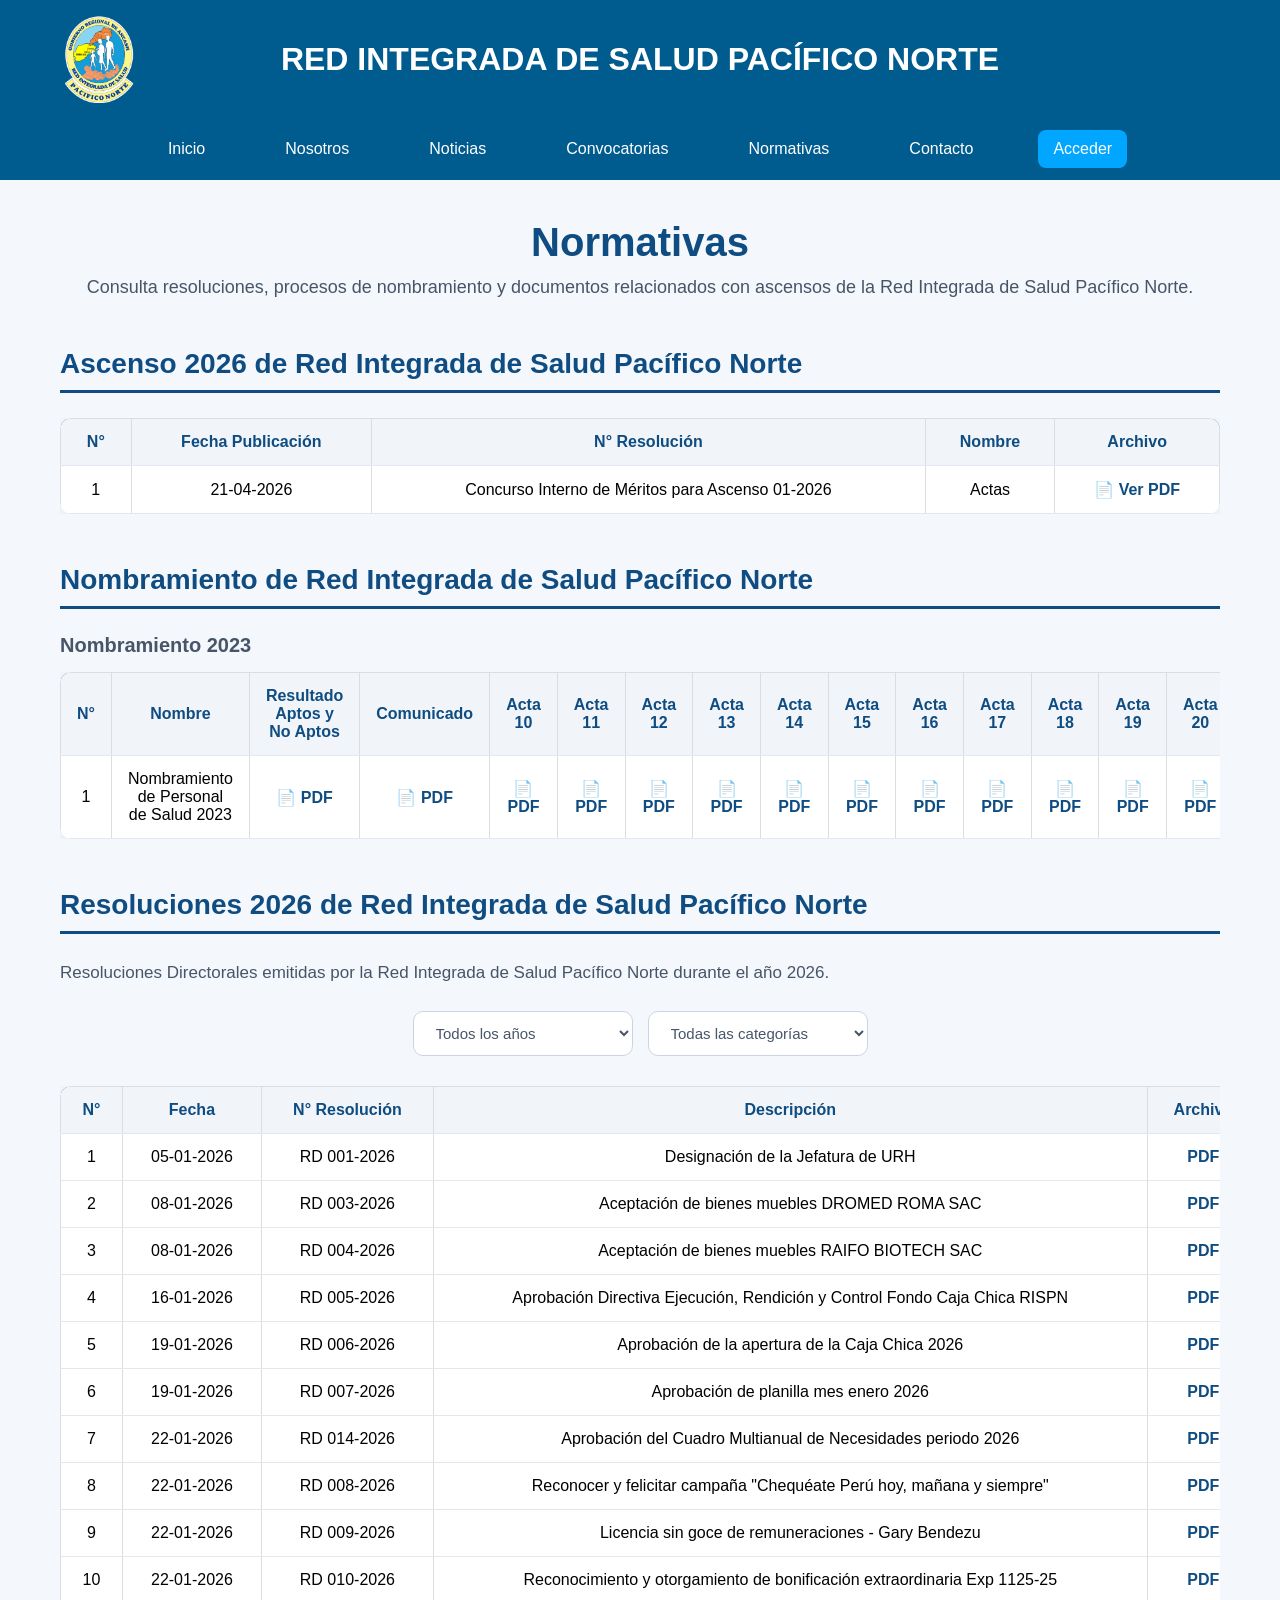
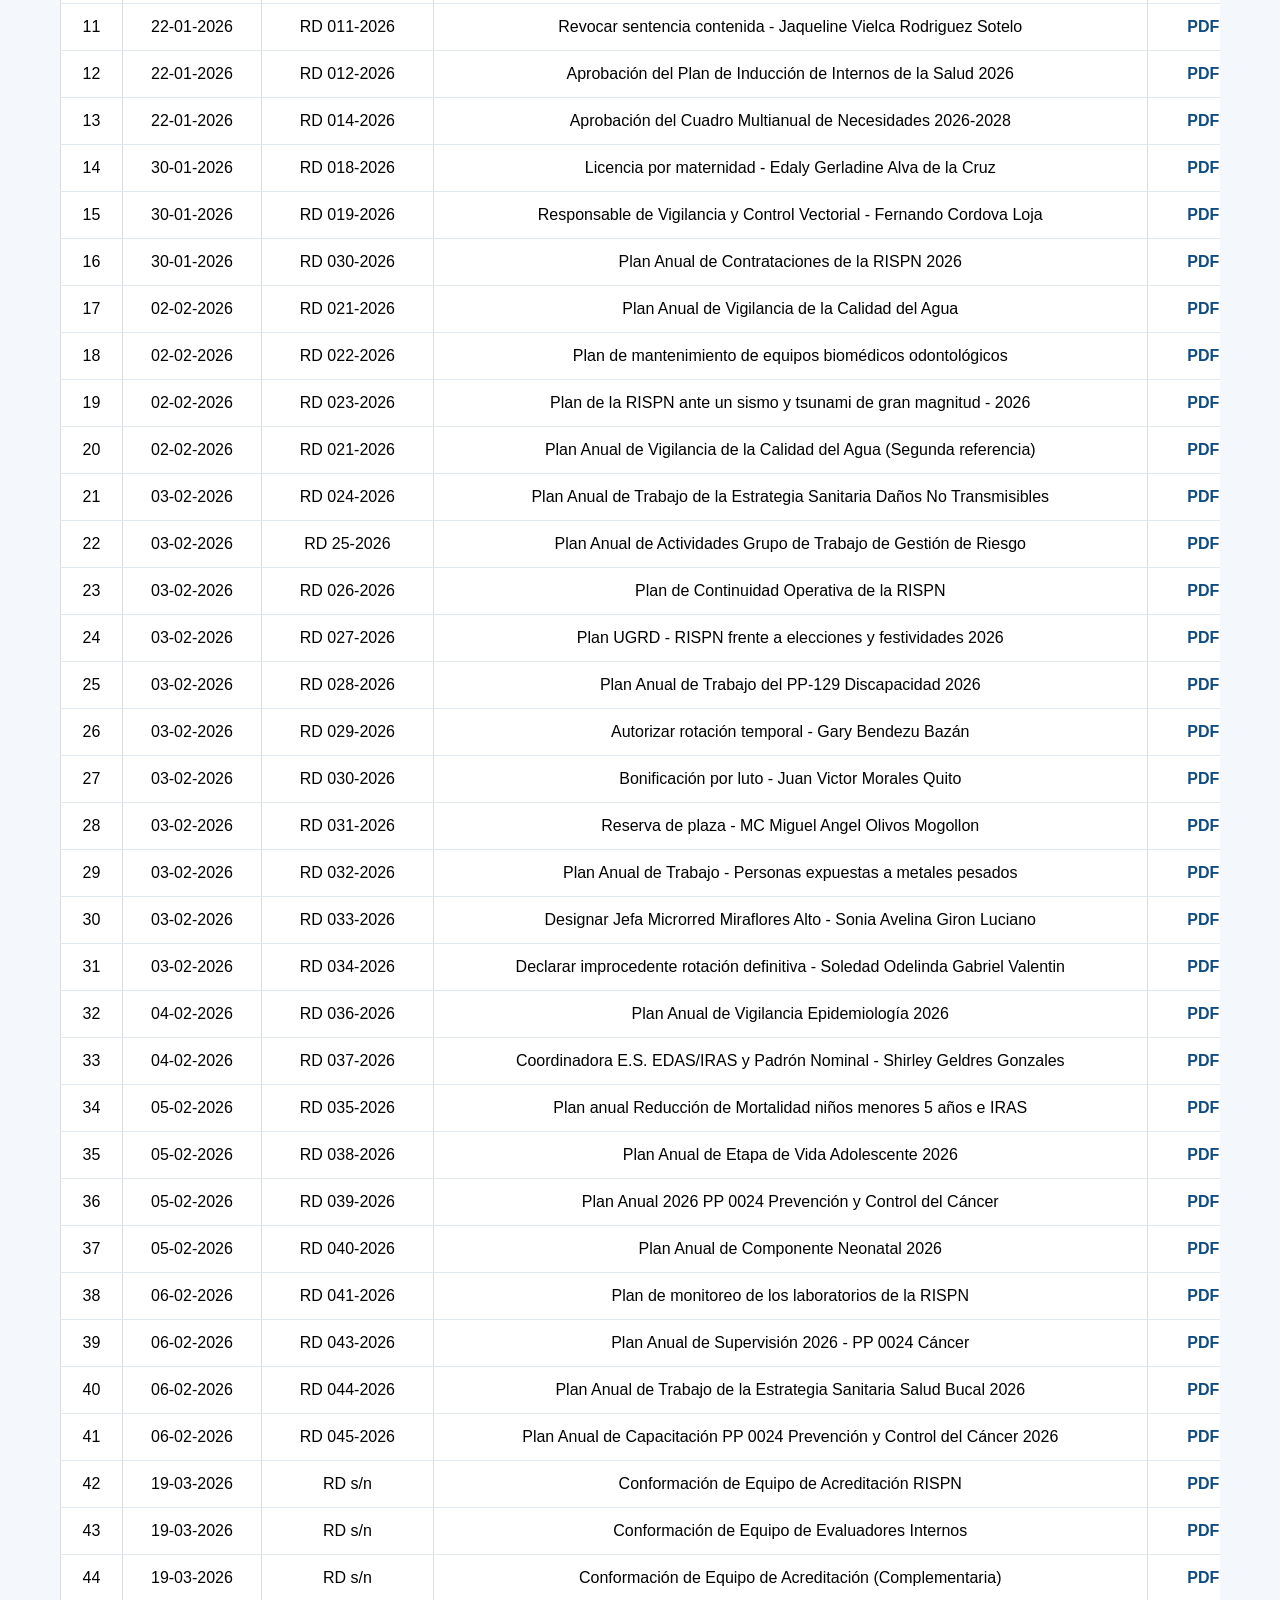
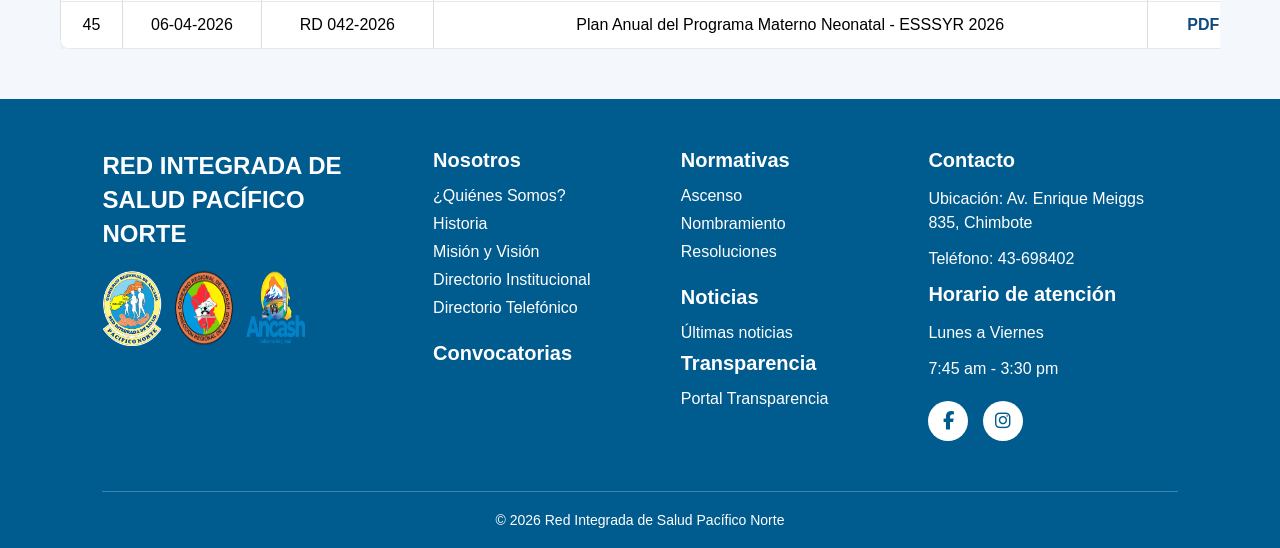
<file: Normativa.html>
<!DOCTYPE html>
<html lang="es">
<head>
<meta charset="UTF-8">
<meta name="viewport" content="width=device-width, initial-scale=1.0">

<title>Normativas - RIS Pacífico Norte</title>

<link rel="stylesheet" href="css/styles.css">
<link rel="stylesheet" href="css/normativa.css">
<link rel="stylesheet" href="https://cdnjs.cloudflare.com/ajax/libs/font-awesome/6.4.0/css/all.min.css">
</head>

<body class="internal-page">

<header class="topbar">
    <div class="logo-section">
        <img src="img/Index/logo.png" alt="Logo">

        <div class="titulo-header">
            <h1>RED INTEGRADA DE SALUD PACÍFICO NORTE</h1>
        </div>
    </div>
</header>

<nav class="main-nav">
    <ul class="nav-links">

        <li><a href="index.html">Inicio</a></li>

        <li class="dropdown">
            <a href="institucional.html" class="dropdown-trigger">
                Nosotros
            </a>

            <ul class="dropdown-menu">
                <li><a href="institucional.html#quienes-somos">¿Quiénes Somos?</a></li>
                <li><a href="institucional.html#historia">Historia</a></li>
                <li><a href="institucional.html#mision-vision">Visión y Misión</a></li>
                <li><a href="institucional.html#directorio">Directorio</a></li>
            </ul>
        </li>

        <li><a href="noticias.html">Noticias</a></li>

        <li><a href="convocatorias.html">Convocatorias</a></li>

        <li class="dropdown">
            <a href="Normativa.html" class="dropdown-trigger">
                Normativas
            </a>

            <ul class="dropdown-menu">
                <li><a href="#ascenso">Ascenso</a></li>
                <li><a href="#nombramiento">Nombramiento</a></li>
                <li><a href="#resoluciones">Resoluciones</a></li>
            </ul>
        </li>

        <li><a href="contacto.html">Contacto</a></li>

        <li>
            <a href="login.html" class="btn-login">
                Acceder
            </a>
        </li>

    </ul>
</nav>

<section class="news-hero">

    <h1>Normativas</h1>

    <p>
        Consulta resoluciones, procesos de nombramiento
        y documentos relacionados con ascensos de la
        Red Integrada de Salud Pacífico Norte.
    </p>

</section>

<section id="ascenso" class="normativa-section">

    <h2 class="section-title">
        Ascenso 2026 de Red Integrada de Salud Pacífico Norte
    </h2>

    <div class="table-responsive">

        <table class="directory-table">

            <thead>
                <tr>
                    <th>N°</th>
                    <th>Fecha Publicación</th>
                    <th>N° Resolución</th>
                    <th>Nombre</th>
                    <th>Archivo</th>
                </tr>
            </thead>

            <tbody>

                <tr>

                    <td>1</td>

                    <td>21-04-2026</td>

                    <td>Concurso Interno de Méritos para Ascenso 01-2026</td>

                    <td>
                        Actas
                    </td>

                    <td>
                        <a href="pdf/normativas/ascenso2026/2026_112_1_ACTAS.pdf" target="_blank">
                            📄 Ver PDF
                        </a>
                    </td>

                </tr>

            </tbody>

        </table>

    </div>

</section>

<section id="nombramiento" class="normativa-section">

    <h2 class="section-title">
        Nombramiento de Red Integrada de Salud Pacífico Norte
    </h2>

    <h3 class="subsection-title">
        Nombramiento 2023
    </h3>

    <div class="table-responsive">

        <table class="directory-table">

            <thead>
                <tr>
                    <th>N°</th>
                    <th>Nombre</th>
                    <th>Resultado Aptos y No Aptos</th>
                    <th>Comunicado</th>
                    <th>Acta 10</th>
                    <th>Acta 11</th>
                    <th>Acta 12</th>
                    <th>Acta 13</th>
                    <th>Acta 14</th>
                    <th>Acta 15</th>
                    <th>Acta 16</th>
                    <th>Acta 17</th>
                    <th>Acta 18</th>
                    <th>Acta 19</th>
                    <th>Acta 20</th>
                    <th>Estado</th>
                </tr>
            </thead>

            <tbody>

                <tr>

                    <td>1</td>

                    <td>
                        Nombramiento de Personal de Salud 2023
                    </td>

                    <td>
                        <a href="pdf/normativas/nombramiento2023/aptos-noAptos.pdf">
                            📄 PDF
                        </a>
                    </td>

                    <td>
                        <a href="pdf/normativas/nombramiento2023/2023_Comuncado-2.pdf">
                            📄 PDF
                        </a>
                    </td>

                    <td><a href="pdf/normativas/nombramiento2023/2023_Acta-Absolucion-10.pdf">📄 PDF</a></td>
                    <td><a href="pdf/normativas/nombramiento2023/2023_Acta-Absolucion-11.pdf">📄 PDF</a></td>
                    <td><a href="pdf/normativas/nombramiento2023/2023_Acta-Absolucion-12.pdf">📄 PDF</a></td>
                    <td><a href="pdf/normativas/nombramiento2023/2023_Acta-Absolucion-13.pdf">📄 PDF</a></td>
                    <td><a href="pdf/normativas/nombramiento2023/2023_Acta-Absolucion-14.pdf">📄 PDF</a></td>
                    <td><a href="pdf/normativas/nombramiento2023/2023_Acta-Absolucion-15.pdf">📄 PDF</a></td>
                    <td><a href="pdf/normativas/nombramiento2023/2023_Acta-Absolucion-16.pdf">📄 PDF</a></td>
                    <td><a href="pdf/normativas/nombramiento2023/2023_Acta-Absolucion-17.pdf">📄 PDF</a></td>
                    <td><a href="pdf/normativas/nombramiento2023/2023_Acta-Absolucion-18.pdf">📄 PDF</a></td>
                    <td><a href="pdf/normativas/nombramiento2023/2023_Acta-Absolucion-19.pdf">📄 PDF</a></td>
                    <td><a href="pdf/normativas/nombramiento2023/2023_Acta-Absolucion-20.pdf">📄 PDF</a></td>

                    <td class="proceso">
                        EN PROCESO
                    </td>
                </tr>
            </tbody>
        </table>
    </div>
</section>

<section id="resoluciones" class="normativa-section">

    <h2 class="section-title">
        Resoluciones 2026 de Red Integrada de Salud Pacífico Norte
    </h2>

    <p class="section-description">
        Resoluciones Directorales emitidas por la Red Integrada de Salud
        Pacífico Norte durante el año 2026.
    </p>

    <div class="filtros-resoluciones">

        <select id="filtroAnio">

            <option value="todas">Todos los años</option>
            <option value="2026">2026</option>

        </select>

        <select id="filtroCategoria">

            <option value="todas">Todas las categorías</option>

            <option value="designacion">
                Designaciones
            </option>

            <option value="planes">
                Planes Institucionales
            </option>

            <option value="licencias">
                Licencias
            </option>

            <option value="bonificaciones">
                Bonificaciones
            </option>

            <option value="reconocimientos">
                Reconocimientos
            </option>

            <option value="rotaciones">
                Rotaciones
            </option>

            <option value="acreditacion">
                Acreditación
            </option>

            <option value="otros">
                Otros
            </option>

        </select>

    </div>

    <div class="table-responsive">

        <table class="directory-table" id="tablaResoluciones">

            <thead>
                <tr>
                    <th>N°</th>
                    <th>Fecha</th>
                    <th>N° Resolución</th>
                    <th>Descripción</th>
                    <th>Archivo</th>
                </tr>
            </thead>

            <tbody>

                <tr data-anio="2026" data-categoria="designacion">
                    <td>1</td>
                    <td>05-01-2026</td>
                    <td>RD 001-2026</td>
                    <td>Designación de la Jefatura de URH</td>
                    <td><a href="pdf/normativas/resoluciones2026/Res01.pdf">PDF</a></td>
                </tr>

                <tr data-anio="2026" data-categoria="otros">
                    <td>2</td>
                    <td>08-01-2026</td>
                    <td>RD 003-2026</td>
                    <td>Aceptación de bienes muebles DROMED ROMA SAC</td>
                    <td><a href="pdf/normativas/resoluciones2026/Res02.pdf">PDF</a></td>
                </tr>

                <tr data-anio="2026" data-categoria="otros"> 
                    <td>3</td>
                    <td>08-01-2026</td>
                    <td>RD 004-2026</td>
                    <td>Aceptación de bienes muebles RAIFO BIOTECH SAC</td>
                    <td><a href="pdf/normativas/resoluciones2026/2026_77_1_RD-004-2026.pdf">PDF</a></td>
                </tr>

                <tr data-anio="2026" data-categoria="planes">
                    <td>4</td>
                    <td>16-01-2026</td>
                    <td>RD 005-2026</td>
                    <td>Aprobación Directiva Ejecución, Rendición y Control Fondo Caja Chica RISPN</td>
                    <td><a href="pdf/normativas/resoluciones2026/2026_78_1_RD-005-2026.pdf">PDF</a></td>
                </tr>

                <tr data-anio="2026" data-categoria="planes">
                    <td>5</td>
                    <td>19-01-2026</td>
                    <td>RD 006-2026</td>
                    <td>Aprobación de la apertura de la Caja Chica 2026</td>
                    <td><a href="pdf/normativas/resoluciones2026/2026_79_1_RD-006-2026.pdf">PDF</a></td>
                </tr>

                <tr data-anio="2026" data-categoria="planes">
                    <td>6</td>
                    <td>19-01-2026</td>
                    <td>RD 007-2026</td>
                    <td>Aprobación de planilla mes enero 2026</td>
                    <td><a href="pdf/normativas/resoluciones2026/2026_80_1_RD-007---2026.pdf">PDF</a></td>
                </tr>

                <tr data-anio="2026" data-categoria="planes">
                    <td>7</td>
                    <td>22-01-2026</td>
                    <td>RD 014-2026</td>
                    <td>Aprobación del Cuadro Multianual de Necesidades periodo 2026</td>
                    <td><a href="pdf/normativas/resoluciones2026/2026_73_1_RD-014-2026-APROBACION-DEL-CUADRO-MULTIANUAL-DE-NECESIDADES-PERIODO-2026.pdf">PDF</a></td>
                </tr>

                <tr data-anio="2026" data-categoria="reconocimientos">
                    <td>8</td>
                    <td>22-01-2026</td>
                    <td>RD 008-2026</td>
                    <td>Reconocer y felicitar campaña "Chequéate Perú hoy, mañana y siempre"</td>
                    <td><a href="pdf/normativas/resoluciones2026/2026_81_1_RD-008-2026.pdf">PDF</a></td>
                </tr>

                <tr data-anio="2026" data-categoria="licencias">
                    <td>9</td>
                    <td>22-01-2026</td>
                    <td>RD 009-2026</td>
                    <td>Licencia sin goce de remuneraciones - Gary Bendezu</td>
                    <td><a href="pdf/normativas/resoluciones2026/2026_82_1_RD-009---2026.pdf">PDF</a></td>
                </tr>

                <tr data-anio="2026" data-categoria="bonificaciones">
                    <td>10</td>
                    <td>22-01-2026</td>
                    <td>RD 010-2026</td>
                    <td>Reconocimiento y otorgamiento de bonificación extraordinaria Exp 1125-25</td>
                    <td><a href="pdf/normativas/resoluciones2026/2026_83_1_RD-010-2026.pdf">PDF</a></td>
                </tr>

                <tr data-anio="2026" data-categoria="otros">
                    <td>11</td>
                    <td>22-01-2026</td>
                    <td>RD 011-2026</td>
                    <td>Revocar sentencia contenida - Jaqueline Vielca Rodriguez Sotelo</td>
                    <td><a href="pdf/normativas/resoluciones2026/2026_84_1_RD-011---2026.pdf">PDF</a></td>
                </tr>

                <tr data-anio="2026" data-categoria="planes">
                    <td>12</td>
                    <td>22-01-2026</td>
                    <td>RD 012-2026</td>
                    <td>Aprobación del Plan de Inducción de Internos de la Salud 2026</td>
                    <td><a href="pdf/normativas/resoluciones2026/2026_85_1_RD-012---2026.pdf">PDF</a></td>
                </tr>

               <tr data-anio="2026" data-categoria="planes">
                    <td>13</td>
                    <td>22-01-2026</td>
                    <td>RD 014-2026</td>
                    <td>Aprobación del Cuadro Multianual de Necesidades 2026-2028</td>
                    <td><a href="pdf/normativas/resoluciones2026/2026_86_1_RD-014---2026.pdf">PDF</a></td>
                </tr>

                <tr data-anio="2026" data-categoria="licencias">
                    <td>14</td>
                    <td>30-01-2026</td>
                    <td>RD 018-2026</td>
                    <td>Licencia por maternidad - Edaly Gerladine Alva de la Cruz</td>
                    <td><a href="pdf/normativas/resoluciones2026/2026_87_1_RD-018-2026.pdf">PDF</a></td>
                </tr>

                <tr data-anio="2026" data-categoria="designacion">
                    <td>15</td>
                    <td>30-01-2026</td>
                    <td>RD 019-2026</td>
                    <td>Responsable de Vigilancia y Control Vectorial - Fernando Cordova Loja</td>
                    <td><a href="pdf/normativas/resoluciones2026/2026_88_1_RD-019-2026.pdf">PDF</a></td>
                </tr>

                <tr data-anio="2026" data-categoria="planes">
                    <td>16</td>
                    <td>30-01-2026</td>
                    <td>RD 030-2026</td>
                    <td>Plan Anual de Contrataciones de la RISPN 2026</td>
                    <td><a href="pdf/normativas/resoluciones2026/2026_89_1_RD-030-2026.pdf">PDF</a></td>
                </tr>

                <tr data-anio="2026" data-categoria="planes">
                    <td>17</td>
                    <td>02-02-2026</td>
                    <td>RD 021-2026</td>
                    <td>Plan Anual de Vigilancia de la Calidad del Agua</td>
                    <td><a href="pdf/normativas/resoluciones2026/2026_113_1_PLAN-ANUAL-DE-VIGILANCIA-DE-LA-CALIDAD-DEL-AGUA.pdf">PDF</a></td>
                </tr>

                <tr data-anio="2026" data-categoria="planes">
                    <td>18</td>
                    <td>02-02-2026</td>
                    <td>RD 022-2026</td>
                    <td>Plan de mantenimiento de equipos biomédicos odontológicos</td>
                    <td><a href="pdf/normativas/resoluciones2026/2026_91_1_PLAN-DE-MANTENIMIENTO-DE-EQUIPOS-BIOMEDICOS-ODONTOLOGICOS.pdf">PDF</a></td>
                </tr>

                <tr data-anio="2026" data-categoria="planes">
                    <td>19</td>
                    <td>02-02-2026</td>
                    <td>RD 023-2026</td>
                    <td>Plan de la RISPN ante un sismo y tsunami de gran magnitud - 2026</td>
                    <td><a href="pdf/normativas/resoluciones2026/2026_92_1_PLAN-DE-LA-RISPN-ANTE-UN-SISMO-Y-TSUNAMI-DE-GRAN-MAGNITUD---2026.pdf">PDF</a></td>
                </tr>

                <tr data-anio="2026" data-categoria="planes">
                    <td>20</td>
                    <td>02-02-2026</td>
                    <td>RD 021-2026</td>
                    <td>Plan Anual de Vigilancia de la Calidad del Agua (Segunda referencia)</td>
                    <td><a href="pdf/normativas/resoluciones2026/2026_90_1_PLAN-ANUAL-DE-VIGILANCIA-DE-LA-CALIDAD-DE-LAGUA-PARA-CONSUMO-HUMANO.pdf">PDF</a></td>
                </tr>

                <tr data-anio="2026" data-categoria="planes">
                    <td>21</td>
                    <td>03-02-2026</td>
                    <td>RD 024-2026</td>
                    <td>Plan Anual de Trabajo de la Estrategia Sanitaria Daños No Transmisibles</td>
                    <td><a href="pdf/normativas/resoluciones2026/2026_93_1_PLAN-ANUAL-DE-TRABAJO-DE-LA-ESTRATEGIA-SANITARIA-DAÑOS-NO-TRANSMISIBLES.pdf">PDF</a></td>
                </tr>

                <tr data-anio="2026" data-categoria="planes">
                    <td>22</td>
                    <td>03-02-2026</td>
                    <td>RD 25-2026</td>
                    <td>Plan Anual de Actividades Grupo de Trabajo de Gestión de Riesgo</td>
                    <td><a href="#">PDF</a></td>
                </tr>

                <tr data-anio="2026" data-categoria="planes">
                    <td>23</td>
                    <td>03-02-2026</td>
                    <td>RD 026-2026</td>
                    <td>Plan de Continuidad Operativa de la RISPN</td>
                    <td><a href="pdf/normativas/resoluciones2026/2026_95_1_PLAN-DE-CONTINUIDAD-OPERATIVA-DE-LA-RISPN.pdf">PDF</a></td>
                </tr>

                <tr data-anio="2026" data-categoria="planes">
                    <td>24</td>
                    <td>03-02-2026</td>
                    <td>RD 027-2026</td>
                    <td>Plan UGRD - RISPN frente a elecciones y festividades 2026</td>
                    <td><a href="pdf/normativas/resoluciones2026/2026_96_1_PLAN-UGRD---RISPN-FRENTE-A-ELECCIONES-FESTIVIDADES-Y-CELEBRACIONES-REGIONALES-Y-VACACIONALES-EN-EL-AÑO-2026.pdf">PDF</a></td>
                </tr>

                <tr data-anio="2026" data-categoria="planes">
                    <td>25</td>
                    <td>03-02-2026</td>
                    <td>RD 028-2026</td>
                    <td>Plan Anual de Trabajo del PP-129 Discapacidad 2026</td>
                    <td><a href="pdf/normativas/resoluciones2026/2026_97_1_PLAN-ANUAL-DE-TRABAJO-DEL-PP-129-DISCAPACIDAD-2026-RISPN.pdf">PDF</a></td>
                </tr>

                <tr data-anio="2026" data-categoria="rotaciones">
                    <td>26</td>
                    <td>03-02-2026</td>
                    <td>RD 029-2026</td>
                    <td>Autorizar rotación temporal - Gary Bendezu Bazán</td>
                    <td><a href="pdf/normativas/resoluciones2026/2026_98_1_AUOTORIZAR-ROTACION-TEMPORAL-A-FAVOR-DE-GARY-BENDEZU-BAZAN-A-LA-SEDE-ADMINISTRATIVA.pdf">PDF</a></td>
                </tr>

                <tr data-anio="2026" data-categoria="bonificaciones">
                    <td>27</td>
                    <td>03-02-2026</td>
                    <td>RD 030-2026</td>
                    <td>Bonificación por luto - Juan Victor Morales Quito</td>
                    <td><a href="pdf/normativas/resoluciones2026/2026_99_1_OTORGAR-BONIFICACION-POR-LUTO-ENTREGA-ECONOMIA-A-FAVOR-DE-JUAN-VICTOR-MORALES-QUITO.pdf">PDF</a></td>
                </tr>

                <tr data-anio="2026" data-categoria="otros">
                    <td>28</td>
                    <td>03-02-2026</td>
                    <td>RD 031-2026</td>
                    <td>Reserva de plaza - MC Miguel Angel Olivos Mogollon</td>
                    <td><a href="pdf/normativas/resoluciones2026/2026_100_1_DISPONER-A-LA-RESERVA-DE-PLAZA-A-FAVOR-DEL-MC-MIGUEL-ANGEL-OLIVOS-MOGOLLON.pdf">PDF</a></td>
                </tr>

                <tr data-anio="2026" data-categoria="planes">
                    <td>29</td>
                    <td>03-02-2026</td>
                    <td>RD 032-2026</td>
                    <td>Plan Anual de Trabajo - Personas expuestas a metales pesados</td>
                    <td><a href="pdf/normativas/resoluciones2026/2026_101_1_PLAN-ANUAL-DE-TRABAJO-DE-ESTRATEGIAS-SANITARIAS-DE-PERSONAS-EXPUESTAS-A-METALES-PESADOS-U-OTRAS-SUSTANCIAS.pdf">PDF</a></td>
                </tr>

                <tr data-anio="2026" data-categoria="designacion">
                    <td>30</td>
                    <td>03-02-2026</td>
                    <td>RD 033-2026</td>
                    <td>Designar Jefa Microrred Miraflores Alto - Sonia Avelina Giron Luciano</td>
                    <td><a href="pdf/normativas/resoluciones2026/2026_102_1_DESIGNAR-COMO-JEFE-DE-MICRORRED-DE-MIRAFLORES-ALTO-A-FAVOR-DE-SONIA-AVELINA-GIRON-LUCIANO.pdf">PDF</a></td>
                </tr>

                <tr data-anio="2026" data-categoria="rotaciones">
                    <td>31</td>
                    <td>03-02-2026</td>
                    <td>RD 034-2026</td>
                    <td>Declarar improcedente rotación definitiva - Soledad Odelinda Gabriel Valentin</td>
                    <td><a href="pdf/normativas/resoluciones2026/2026_103_1_DECLARAR-IMPROCEDENTE-LA-ROTACION-DEFINITIVA-DE-SOLEDAD-ODELINDA-GABRIEL-VALENTIN.pdf">PDF</a></td>
                </tr>

                <tr data-anio="2026" data-categoria="planes">
                    <td>32</td>
                    <td>04-02-2026</td>
                    <td>RD 036-2026</td>
                    <td>Plan Anual de Vigilancia Epidemiología 2026</td>
                    <td><a href="pdf/normativas/resoluciones2026/2026_105_1_PLAN-ANUAL-DE-VIGILANCIA-EPIDEMIOLOGIA-2026.pdf">PDF</a></td>
                </tr>

                <tr data-anio="2026" data-categoria="designacion">
                    <td>33</td>
                    <td>04-02-2026</td>
                    <td>RD 037-2026</td>
                    <td>Coordinadora E.S. EDAS/IRAS y Padrón Nominal - Shirley Geldres Gonzales</td>
                    <td><a href="#">PDF</a></td>
                </tr>

                <tr data-anio="2026" data-categoria="planes">
                    <td>34</td>
                    <td>05-02-2026</td>
                    <td>RD 035-2026</td>
                    <td>Plan anual Reducción de Mortalidad niños menores 5 años e IRAS</td>
                    <td><a href="pdf/normativas/resoluciones2026/2026_104_1_PLAN-NANUAL-DE-TRABAJO-PARA-LA-REDUCCION-DE-MORBI-MORTALIDAD-NIÑOS-MENORES-DE-5-AÑOS-E-IRAS-2026.pdf">PDF</a></td>
                </tr>

                <tr data-anio="2026" data-categoria="planes">
                    <td>35</td>
                    <td>05-02-2026</td>
                    <td>RD 038-2026</td>
                    <td>Plan Anual de Etapa de Vida Adolescente 2026</td>
                    <td><a href="pdf/normativas/resoluciones2026/2026_107_1_PLAN-ANUAL-DE-ETAPA-DE-VIDA-ADOLESCENTE---2026.pdf">PDF</a></td>
                </tr>

                <tr data-anio="2026" data-categoria="planes">
                    <td>36</td>
                    <td>05-02-2026</td>
                    <td>RD 039-2026</td>
                    <td>Plan Anual 2026 PP 0024 Prevención y Control del Cáncer</td>
                    <td><a href="pdf/normativas/resoluciones2026/2026_114_1_PLAN-ANUAL-2026-PP-0024-PREVENCION-Y-CONTROL-DEL-CANCER.pdf">PDF</a></td>
                </tr>

                <tr data-anio="2026" data-categoria="planes">
                    <td>37</td>
                    <td>05-02-2026</td>
                    <td>RD 040-2026</td>
                    <td>Plan Anual de Componente Neonatal 2026</td>
                    <td><a href="pdf/normativas/resoluciones2026/2026_115_1_PLAN-ANUAL-DE-COMPONENTE-NEONATAL----2026.pdf">PDF</a></td>
                </tr>

                <tr data-anio="2026" data-categoria="planes">
                    <td>38</td>
                    <td>06-02-2026</td>
                    <td>RD 041-2026</td>
                    <td>Plan de monitoreo de los laboratorios de la RISPN</td>
                    <td><a href="pdf/normativas/resoluciones2026/2026_116_1_PLAN-DE-MONITOREO-DE-LOS-LABORATORIOS-DE-LA-RISPN.pdf">PDF</a></td>
                </tr>

                <tr data-anio="2026" data-categoria="planes">
                    <td>39</td>
                    <td>06-02-2026</td>
                    <td>RD 043-2026</td>
                    <td>Plan Anual de Supervisión 2026 - PP 0024 Cáncer</td>
                    <td><a href="pdf/normativas/resoluciones2026/2026_118_1_PLAN-ANUAL-DE-SUPERVISION-AÑO-2026-PP-0024--PREVENCION-Y-CONTROL-DEL-CANCER.pdf">PDF</a></td>
                </tr>

                <tr data-anio="2026" data-categoria="planes">
                    <td>40</td>
                    <td>06-02-2026</td>
                    <td>RD 044-2026</td>
                    <td>Plan Anual de Trabajo de la Estrategia Sanitaria Salud Bucal 2026</td>
                    <td><a href="pdf/normativas/resoluciones2026/2026_119_1_PLAN-ANUAL-DE-TRABAJO-DE-LA-ESTRATEGIA-SANITARIA-DE-SALUD-BUCAL----2026.pdf">PDF</a></td>
                </tr>

                <tr data-anio="2026" data-categoria="planes">
                    <td>41</td>
                    <td>06-02-2026</td>
                    <td>RD 045-2026</td>
                    <td>Plan Anual de Capacitación PP 0024 Prevención y Control del Cáncer 2026</td>
                    <td><a href="pdf/normativas/resoluciones2026/2026_120_1_PLAN-ANUAL-DE-CAPACITACION-DEL-PP-0024--PREVENCION-Y-CONTROL-DEL-CANCER-2026.pdf">PDF</a></td>
                </tr>

                <tr data-anio="2026" data-categoria="acreditacion">
                    <td>42</td>
                    <td>19-03-2026</td>
                    <td>RD s/n</td>
                    <td>Conformación de Equipo de Acreditación RISPN</td>
                    <td><a href="pdf/normativas/resoluciones2026/2026_110_1_RD-DE-EQUIPO-DE-ACREDITACION.pdf">PDF</a></td>
                </tr>

                <tr data-anio="2026" data-categoria="acreditacion">
                    <td>43</td>
                    <td>19-03-2026</td>
                    <td>RD s/n</td>
                    <td>Conformación de Equipo de Evaluadores Internos</td>
                    <td><a href="pdf/normativas/resoluciones2026/2026_108_1_RD-DE-EQUIPO-DE-ACREDITACION-RISPN.pdf">PDF</a></td>
                </tr>

                <tr data-anio="2026" data-categoria="acreditacion">
                    <td>44</td>
                    <td>19-03-2026</td>
                    <td>RD s/n</td>
                    <td>Conformación de Equipo de Acreditación (Complementaria)</td>
                    <td><a href="pdf/normativas/resoluciones2026/2026_110_1_RD-DE-EQUIPO-DE-ACREDITACION.pdf">PDF</a></td>
                </tr>

                <tr data-anio="2026" data-categoria="planes">
                    <td>45</td>
                    <td>06-04-2026</td>
                    <td>RD 042-2026</td>
                    <td>Plan Anual del Programa Materno Neonatal - ESSSYR 2026</td>
                    <td><a href="pdf/normativas/resoluciones2026/2026_115_1_PLAN-ANUAL-DE-COMPONENTE-NEONATAL----2026.pdf">PDF</a></td>
                </tr>
            </tbody>

        </table>

    </div>

</section>

<footer class="footer">
    <div class="footer-grid">

        <!-- COLUMNA 1 -->
        <div class="footer-col">

            <h3>
                RED INTEGRADA DE SALUD PACÍFICO NORTE
            </h3>

            <div class="footer-logos">
                <img src="img/Index/logo.png" alt="Logo RIS">
                <img src="img/Index/DireccionReginalSalud.png" alt="DIRESA">
                <img src="img/Index/LogoAncash.png" alt="Ancash">
            </div>

        </div>

        <!-- COLUMNA 2 -->
        <div class="footer-col">

            <a href="institucional.html">
                <h4>Nosotros</h4>
            </a>

            <a href="institucional.html#quienes-somos">
                ¿Quiénes Somos?
            </a>

            <a href="institucional.html#historia">
                Historia
            </a>

            <a href="institucional.html#mision-vision">
                Misión y Visión
            </a>

            <a href="institucional.html#directorio">
                Directorio Institucional
            </a>

            <a href="institucional.html#directorio-telefonico">
                Directorio Telefónico
            </a>

            <a href="convocatorias.html">
                <h4 class="footer-subtitulo">
                    Convocatorias
                </h4>
            </a>

        </div>

        <!-- COLUMNA 3 -->
        <div class="footer-col">

            <a href="Normativa.html">
                <h4>Normativas</h4>
            </a>

            <a href="Normativa.html#ascenso">
                Ascenso
            </a>

            <a href="Normativa.html#nombramiento">
                Nombramiento
            </a>

            <a href="Normativa.html#resoluciones">
                Resoluciones
            </a>
            <h4 class="footer-subtitulo">
                <a href="noticias.html">
                    Noticias
                </a>
            </h4>

            <a href="noticias.html">
                Últimas noticias
            </a>

            <a href="transparencia.html">
                <h4>Transparencia</h4>
            </a>

            <a href="https://www.transparencia.gob.pe/enlaces/pte_transparencia_enlaces.aspx?id_entidad=17409#.YPq80Y5KjIU">
                Portal Transparencia
            </a>

        </div>
        <!-- COLUMNA 4 -->
        <div class="footer-col">

            <a href="contacto.html">
                <h4>Contacto</h4>
            </a>

            <p>
                Ubicación: Av. Enrique Meiggs 835, Chimbote
            </p>

            <p>
                Teléfono: 43-698402
            </p>

            <h4>
                Horario de atención
            </h4>

            <p>
                Lunes a Viernes
            </p>

            <p>
                7:45 am - 3:30 pm
            </p>

            <div class="footer-social">

                <a href="https://www.facebook.com/rispnorte"
                   target="_blank">

                    <i class="fab fa-facebook-f"></i>

                </a>

                <a href="https://www.instagram.com/rispacificonorte/"
                   target="_blank">

                    <i class="fab fa-instagram"></i>

                </a>

            </div>

        </div>

    </div>

    <div class="footer-bottom">
        © 2026 Red Integrada de Salud Pacífico Norte
    </div>

</footer>

<script>

const filtroAnio =
document.getElementById("filtroAnio");

const filtroCategoria =
document.getElementById("filtroCategoria");

function aplicarFiltros(){

    const anio =
    filtroAnio.value;

    const categoria =
    filtroCategoria.value;

    const filas =
    document.querySelectorAll(
        "#tablaResoluciones tbody tr"
    );

    filas.forEach(fila => {

        const filaAnio =
        fila.dataset.anio;

        const filaCategoria =
        fila.dataset.categoria;

        const coincideAnio =
        anio === "todas" ||
        filaAnio === anio;

        const coincideCategoria =
        categoria === "todas" ||
        filaCategoria === categoria;

        fila.style.display =
        coincideAnio &&
        coincideCategoria
        ? ""
        : "none";

    });

}

filtroAnio.addEventListener(
    "change",
    aplicarFiltros
);

filtroCategoria.addEventListener(
    "change",
    aplicarFiltros
);

</script>
</body>
</file>
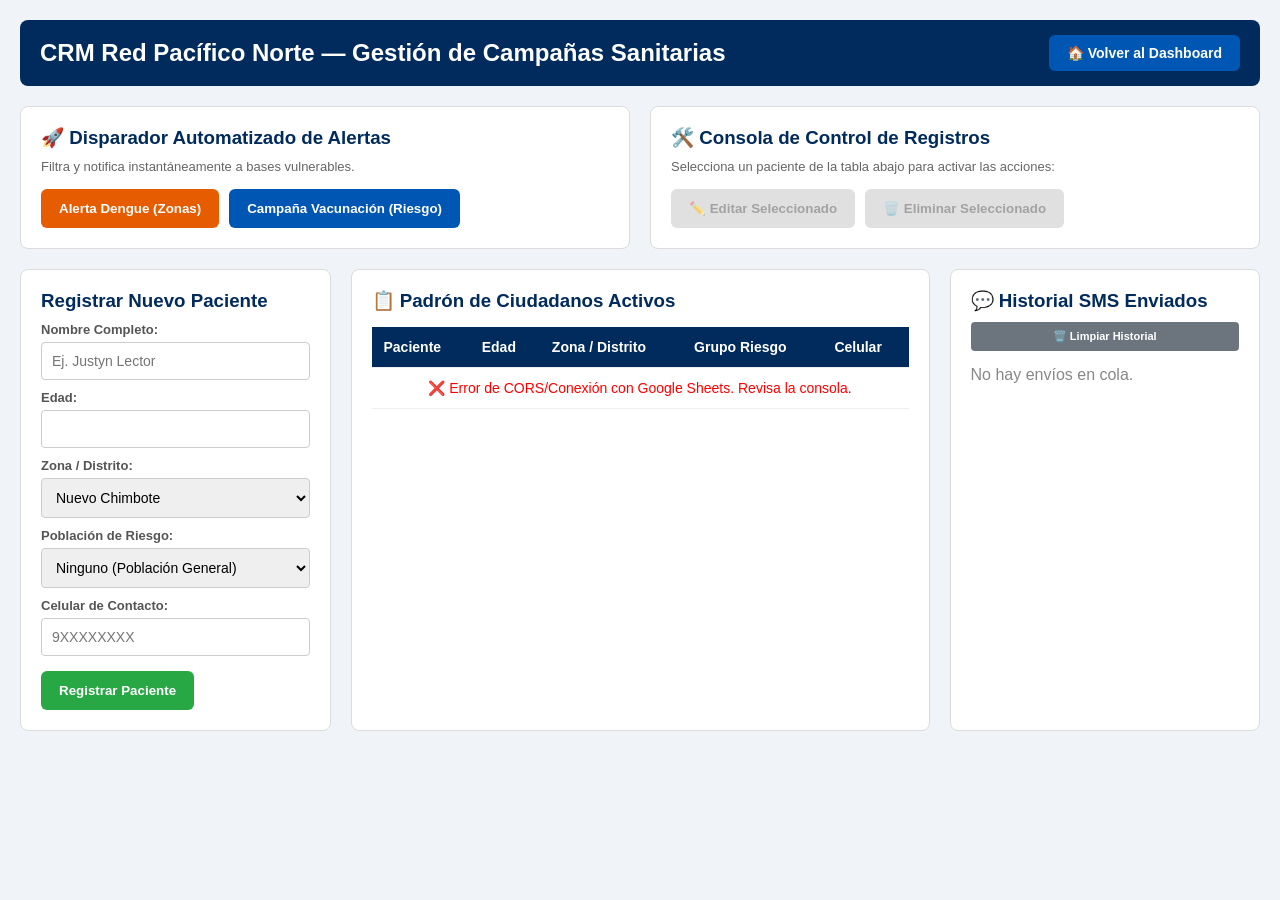
<file: templates/crm.html>
<!DOCTYPE html>
<html lang="es">
<head>
    <meta charset="UTF-8">
    <meta name="viewport" content="width=device-width, initial-scale=1.0">
    <title>CRM Preventivo - Red Pacífico Norte</title>
    <link rel="stylesheet" href="../css/style_crm.css">
</head>
<body>

    <div class="nav-bar">
        <h1>CRM Red Pacífico Norte — Gestión de Campañas Sanitarias</h1>
        <a href="/dashboard.html" class="btn-dashboard">🏠 Volver al Dashboard</a>
    </div>

    <div class="dashboard-grid">
        
        <div class="row-superior">
            <div class="box flex-1">
                <h3>🚀 Disparador Automatizado de Alertas</h3>
                <p class="txt-sub">Filtra y notifica instantáneamente a bases vulnerables.</p>
                <div class="crm-actions">
                    <button class="btn btn-dengue" onclick="dispararCampana('DENGUE')">Alerta Dengue (Zonas)</button>
                    <button class="btn btn-influenza" onclick="dispararCampana('INFLUENZA')">Campaña Vacunación (Riesgo)</button>
                </div>
            </div>

            <div class="box flex-1">
                <h3>🛠️ Consola de Control de Registros</h3>
                <p class="txt-sub">Selecciona un paciente de la tabla abajo para activar las acciones:</p>
                <div class="action-bar">
                    <button id="btn-global-editar" class="btn btn-edit" onclick="iniciarEdicion()" disabled>✏️ Editar Seleccionado</button>
                    <button id="btn-global-eliminar" class="btn btn-delete" onclick="eliminarPaciente()" disabled>🗑️ Eliminar Seleccionado</button>
                </div>
            </div>
        </div>

        <div class="row-inferior">
            
            <div class="box flex-1">
                <h3 id="titulo-formulario">Registrar Nuevo Paciente</h3>
                <form id="form-paciente" onsubmit="guardarPaciente(event)">
                    <label>Nombre Completo:</label>
                    <input type="text" id="form-nombre" required placeholder="Ej. Justyn Lector">

                    <label>Edad:</label>
                    <input type="number" id="form-edad" required min="0" max="115">

                    <label>Zona / Distrito:</label>
                    <select id="form-zona" required>
                        <option value="Nuevo Chimbote">Nuevo Chimbote</option>
                        <option value="Chimbote Centro">Chimbote Centro</option>
                        <option value="Coishco">Coishco</option>
                        <option value="Santa">Santa</option>
                    </select>

                    <label>Población de Riesgo:</label>
                    <select id="form-riesgo" required>
                        <option value="Ninguno">Ninguno (Población General)</option>
                        <option value="Adulto Mayor">Adulto Mayor</option>
                        <option value="Pediátrico">Pediátrico</option>
                    </select>

                    <label>Celular de Contacto:</label>
                    <input type="text" id="form-telefono" required pattern="[0-9]{9}" placeholder="9XXXXXXXX">
                    
                    <button type="submit" id="btn-enviar" class="btn btn-submit">Registrar Paciente</button>
                    <button type="button" id="btn-cancelar" class="btn btn-cancel" onclick="cancelarEdicion()">Cancelar Selección</button>
                </form>
            </div>

            <div class="box flex-2">
                <h3>📋 Padrón de Ciudadanos Activos</h3>
                <div class="table-responsive">
                    <table>
                        <thead>
                            <tr>
                                <th>Paciente</th>
                                <th>Edad</th>
                                <th>Zona / Distrito</th>
                                <th>Grupo Riesgo</th>
                                <th>Celular</th>
                            </tr>
                        </thead>
                        <tbody id="tabla-ciudadanos">
                            </tbody>
                    </table>
                </div>
            </div>

            <div class="box flex-1">
                <h3>💬 Historial SMS Enviados</h3>
                <button class="btn-clear" onclick="reiniciarHistorial()">
                    🗑️ Limpiar Historial
                </button>
                <div id="historial-envios">
                </div>
            </div>

        </div>
    </div>

    <script src="../js/crm_logic.js"></script>
</body>
</html>
</file>
<file: css/styles.css>
*{
    margin:0;
    padding:0;
    box-sizing:border-box;
    font-family:Arial, Helvetica, sans-serif;
}

body{
    background:#f5f5f5;
}

/* HEADER */

.topbar{
    width:100%;
    padding:15px 8%;
    background:transparent;
    color:white;
    position:absolute;
    top:0;
    left:0;
    z-index:1000;
}
.logo-section{
    position:relative;
    display:flex;
    align-items:center;
}

.logo-section img{
    width:70px;
}

.titulo-header{
    position:absolute;
    left:50%;
    transform:translateX(-50%);
    text-align:center;
}

.titulo-header h1{
    white-space: nowrap;
}

/* NAV */
.main-nav{
    width:100%;
    display:flex;
    justify-content:center;
    padding:12px 0;
    background:transparent;
    position:absolute;
    top:75px; /* ajustaremos este valor */
    left:0;
    z-index:1000;
    align-items: center;
}
nav{
    display:flex;
    gap:25px;
}

.nav-links{
    display:flex;
    list-style:none;
    gap:50px;
    margin:0;
    padding:0;
}

nav a{
    color:white;
    text-decoration:none;
    font-weight:bold;
    transition:0.3s;
}

.nav-links a {
    color: #ffffff; /* Cámbialo al color de texto de tu barra (ej: blanco) */
    text-decoration: none;
    font-weight: 500;
    padding: 10px 15px;
    display: block;
    transition: all 0.3s ease;
}
nav a:hover{
    color:#d9f4ff;
}

/* DROPDOWN (Desplegable) */
.dropdown {
    position: relative; /* Clave para que el submenú se posicione justo debajo */
}
/* Caja oculta del submenú */
.dropdown-menu {
    position: absolute;
    top: 100%; /* Se posiciona exactamente debajo del enlace principal */
    left: 0;
    background-color: #ffffff; /* Fondo blanco para que contraste con las letras oscuras */
    min-width: 220px; /* Ancho para que los textos no se amontonen */
    list-style: none;
    padding: 10px 0;
    margin: 0;
    border-radius: 8px;
    box-shadow: 0 10px 25px rgba(0, 0, 0, 0.15); /* Sombra elegante para darle volumen */
    
    /* El truco de magia: empieza oculto y un poquito desplazado hacia abajo */
    display: none;
    z-index: 999;
}

/* Estilos de los enlaces de ADENTRO del submenú */
.dropdown-menu a {
    color: #1e293b !important; /* Texto gris oscuro/negro para que se lea sobre el fondo blanco */
    padding: 12px 20px;
    font-size: 14px;
    text-align: left;
    font-weight: 500;
}

/* Hover de los enlaces internos */
.dropdown-menu a:hover {
    background-color: #f1f5f9; /* Color gris bajito cuando pasas el mouse por encima */
    color: #0284c7 !important; /* Cambia a celeste o azul institucional */
}

/* ACCIÓN: Cuando pasas el mouse por la pestaña, el submenú se muestra */
.dropdown:hover .dropdown-menu {
    display: block;
}

/* HERO */
.hero{
    position: relative;
    width: 100%;
    height: 100vh;
    overflow: hidden;
    display: flex;
    justify-content: center;
    align-items: center;
    text-align: center;
}

/* VIDEO */

.bg-video{
    position: absolute;
    top: 0;
    left: 0;
    width: 100%;
    height: 100%;
    object-fit: cover;
    z-index: -2;
}

/* CAPA OSCURA */

.overlay{
    position: absolute;
    inset: 0;
    background: rgba(0,0,0,0.45);
    z-index: -1;
}

/* CONTENIDO */

.hero-content{
    position: relative;
    z-index: 2;
    color: white;

    padding: 20px;
}

.hero-content h2{
    font-size: 70px;
    margin-bottom: 20px;
}

.hero-content p{
    font-size: 28px;
    margin-bottom: 30px;
}

.hero-content button{
    padding: 15px 35px;
    border: none;
    border-radius: 10px;
    background: #009dff;
    color: white;
    font-size: 20px;
    cursor: pointer;
    transition: 0.3s;
}

.hero-content button:hover{
    background: #007acc;
}

/* INFO */

.info{
    padding:70px 8%;
    display:grid;
    grid-template-columns:repeat(auto-fit,minmax(250px,1fr));
    gap:30px;
}

.card{
    background:white;
    padding:35px;
    border-radius:15px;
    box-shadow:0 5px 15px rgba(0,0,0,0.1);
    text-align:center;
}

.card h3{
    color:#0086c7;
    margin-bottom:15px;
}

/* NEWS */

.news{
    padding:60px 8%;
}

.news h2{
    text-align:center;
    margin-bottom:40px;
    color:#0086c7;
    font-size:40px;
}

.news-container{
    display:grid;
    grid-template-columns:repeat(auto-fit,minmax(300px,1fr));
    gap:30px;
}

.news-card{
    background:white;
    border-radius:15px;
    overflow:hidden;
    box-shadow:0 5px 15px rgba(0,0,0,0.1);
}

.news-card img{
    width:100%;
    height:220px;
    object-fit:cover;
}

.news-card h3{
    padding:20px;
    color:#0086c7;
}

.news-card p{
    padding:0 20px 20px;
}

/* ========================= */
/* SERVICIOS */
/* ========================= */

.servicios{
    padding:80px 20px;
    background:white;
    text-align:center;
}

.servicios h2{
    font-size:42px;
    color:#0077b6;
    margin-bottom:50px;
}

.servicios-carousel{
    display:flex;
    justify-content:center;
    align-items:center;
    gap:20px;
    margin-bottom:40px;
}

.servicios-track{
    position:relative;
    width:800px;
    height:260px;
}

.servicio-card{
    position:absolute;
    top:50%;
    left:50%;
    width:180px;
    height:220px;
    transform:
    translate(-50%, -50%)
    scale(0.7);
    opacity:0;
    transition:0.6s;

}

.servicio-card img{
    width:100%;
    height:100%;
    object-fit:cover;
    border-radius:15px;
    box-shadow:0 10px 25px rgba(0,0,0,0.2);
}

.servicio-card.active{
    opacity:1;
    z-index:5;
    transform:
    translate(-50%, -50%)
    scale(1);
}

.servicio-card.prev{
    opacity:0.7;
    z-index:4;
    transform:
    translate(95%, -50%)
    scale(0.85);
}

.servicio-card.next{
    opacity:0.7;
    z-index:4;
    transform:
    translate(25%, -50%)
    scale(0.85);

}

.servicio-card.prev2{
    opacity:0.4;
    z-index:3;
    transform:
    translate(-165%, -50%)
    scale(0.7);
}

.servicio-card.next2{
    opacity:0.4;
    z-index:3;
    transform:
    translate(65%, -50%)
    scale(0.7);
}

.servicio-btn{
    width:50px;
    height:50px;
    border:none;

    border-radius:50%;
    background:#0077b6;
    color:white;
    font-size:22px;
    cursor:pointer;
}

.servicio-info{
    max-width:700px;
    margin:auto;
}

.servicio-info h3{
    color:#0077b6;
    margin-bottom:15px;
    font-size:30px;
}

.servicio-info p{
    color:#555;
    line-height:1.8;
    font-size:18px;
}

.servicio-info{
    max-width:700px;
    margin:auto;
    transition:0.4s;
}

.fade{
    opacity:0;
    transform:translateY(10px);
}

/* ========================= */
/* FOOTER */
/* ========================= */

.footer{
    background:#005b8f;
    color:white;
    padding:50px 8% 20px;
}

.footer-grid{
    display:grid;
    grid-template-columns:
    1.4fr
    1fr
    1fr
    1.2fr;
    gap:40px;
}

.footer-col h3{
    font-size:24px;
    margin-bottom:20px;
    line-height:1.4;
}

.footer-col h4{
    margin-bottom:15px;
    font-size:20px;
}

.footer-subtitulo{
    margin-top:25px;
}
.footer-col a{
    display:block;
    color:white;
    text-decoration:none;
    margin-bottom:10px;
    transition:0.3s;

}

.footer-col a:hover{
    transform:translateX(5px);
}

.footer-col p{
    margin-bottom:12px;
    line-height:1.5;
}

.footer-logos{
    display:flex;
    gap:12px;
    margin-top:15px;
}

.footer-logos img{
    width:60px;
    height:auto;
}

.footer-social{
    display:flex;
    gap:15px;
    margin-top:20px;
}

.footer-social a{
    width:40px;
    height:40px;
    background:white;
    color:#005b8f;
    border-radius:50%;
    display:flex;
    align-items:center;
    justify-content:center;
    text-decoration:none;
    font-size:18px;
    transition:0.3s;
}

.footer-social a:hover{
    transform:scale(1.1);
}

.footer-bottom{
    margin-top:40px;
    padding-top:20px;
    border-top:1px solid rgba(255,255,255,0.25);
    text-align:center;
    font-size:14px;
}

/* RESPONSIVE */
@media(max-width:768px){

    .topbar{
        flex-direction:column;
        gap:20px;
    }

    nav{
        flex-wrap:wrap;
        justify-content:center;
    }

    .hero-content h2{
        font-size:38px;
    }

}

/* ======================================== */
/* RESPONSIVE */
/* ======================================== */

@media(max-width: 900px){

    .contenedor-contacto{
        flex-direction: column;
    }

    .info-contacto{
        text-align: center;
    }

    .dato{
        justify-content: center;
    }

}

*{
    margin:0;
    padding:0;
    box-sizing:border-box;
    font-family:Arial, Helvetica, sans-serif;
}

body{
    background:#f4f4f4;
}

/* HEADER */

.topbar{
    background:transparent;
    padding:15px 5%;
    color:white;
}

.logo{
    display:flex;
    align-items:center;
    gap:15px;
}

.logo img{
    width:70px;
}

.logo h1{
    font-size:32px;
}

nav{
    margin-top:20px;
    display:flex;
    gap:25px;
    flex-wrap:wrap;
}

nav a{
    color:white;
    text-decoration:none;
    font-weight:bold;
    padding:10px 15px;
    border-radius:5px;
    transition:0.3s;
}

nav a:hover,
.active{
    background:white;
    color:#0086c7;
}

/* TITULO */

.titulo{
    text-align:center;
    padding:50px 20px;
}

.titulo h2{
    color:#0086c7;
    font-size:40px;
}

/* TABLAS */

.tabla-section{
    width:90%;
    margin:40px auto;
}

.tabla-section h3{
    text-align:center;
    margin-bottom:20px;
    font-size:30px;
    color:#222;
}

.tabla-container{
    overflow-x:auto;
}

table{
    width:100%;
    border-collapse:collapse;
    background:white;
}

thead{
    background:#005cb3;
    color:white;
}

th, td{
    padding:15px;
    border:1px solid #ddd;
    text-align:center;
}

td a{
    text-decoration:none;
    color:#d60000;
    font-weight:bold;
}

.proceso{
    color:#ff8800;
    font-weight:bold;
}

.finalizado{
    color:green;
    font-weight:bold;
}

/* RESPONSIVE */

@media(max-width:768px){

    .logo{
        flex-direction:column;
        text-align:center;
    }

    .logo h1{
        font-size:24px;
    }

    nav{
        justify-content:center;
    }

    .titulo h2{
        font-size:28px;
    }

}

/* ========================= */
/* TRANSICION ENTRE PAGINAS */
/* ========================= */

.transition-screen{

    position:fixed;
    inset:0;

    background:#0086c7;

    z-index:9999;

    pointer-events:none;

}

/* SALIDA */

.transition-screen.exit{
    animation:circleOut 0.5s ease-in-out forwards;
}

/* ENTRADA */
.transition-screen.enter{

    animation:circleIn 0.5s ease-in-out forwards;
}

/* ANIMACION SALIDA */
@keyframes circleOut{
    0%{
        clip-path:circle(0% at center);
    }
    100%{
        clip-path:circle(150% at center);
    }
}

/* ANIMACION ENTRADA */
@keyframes circleIn{
    0%{
        clip-path:circle(150% at center);
    }
    100%{
        clip-path:circle(0% at center);
    }
}

/* ===================== */
/* CARRUSEL NOTICIAS */
/* ===================== */

.news{
    padding:80px 20px;
    background:#f4f7fb;
    text-align:center;
}

.news h2{
    font-size:42px;
    color:#0077b6;
    margin-bottom:50px;
}

/* ===================== */
/* FONDO DINAMICO */
/* ===================== */

.news{
    position:relative;
    overflow:hidden;
}

.carousel-background{
    position:absolute;
    inset:0;
    background-size:cover;
    background-position:center;
    filter:blur(3px);
    transform:scale(1.1);
    opacity:0.45;
    transition:0.7s;
    z-index:0;
}

/* OSCURECER */

.news::after{
    content:"";
    position:absolute;
    inset:0;
    background:rgba(255,255,255,0.45);
    z-index:1;
}

/* CONTENIDO ENCIMA */

.news h2,
.carousel-container{
    position:relative;
    z-index:2;
}

.carousel-container{
    position:relative;
    width:100%;
    max-width:1100px;
    margin:auto;
    overflow:hidden;
}

.carousel{
    position:relative;
    height:500px;
}

.news-card{
    position:absolute;
    width:70%;
    left:50%;
    top:50%;
    transform:
    translate(-50%, -50%)
    scale(0.8);
    opacity:0;
    transition:0.6s;
    background:white;
    border-radius:25px;
    overflow:hidden;
    box-shadow:0 15px 35px rgba(0,0,0,0.2);
}

.news-card img{
    width:100%;
    height:320px;
    object-fit:cover;
}

.news-info{
    padding:25px;
}

.news-info h3{
    color:#0077b6;
    margin-bottom:15px;
    font-size:28px;
}

.news-info p{
    color:#555;
    line-height:1.6;
}

/* CARD ACTIVA */

.news-card.active{
    opacity:1;
    z-index:3;
    transform:
    translate(-50%, -50%)
    scale(1);
}

/* CARD IZQUIERDA */

.news-card.prev{
    opacity:0.5;
    z-index:2;
    transform:
    translate(-80%, -50%)
    scale(0.85);
}

/* CARD DERECHA */

.news-card.next{
    opacity:0.5;
    z-index:2;
    transform:
    translate(-20%, -50%)
    scale(0.85);
}

/* BOTONES */

.carousel-btn{
    position:absolute;
    top:50%;
    transform:translateY(-50%);
    background:#0077b6;
    color:white;
    border:none;
    width:55px;
    height:55px;
    border-radius:50%;
    cursor:pointer;
    font-size:24px;
    z-index:5;
    transition:0.3s;
}

.carousel-btn:hover{
    background:#023e8a;
    transform:
    translateY(-50%)
    scale(1.1);
}

.prev{
    left:10px;
}

.next{
    right:10px;
}

/* RESPONSIVE */

@media(max-width:768px){
    .news-card{
        width:90%;
    }
    .news-info h3{
        font-size:22px;
    }
}

.news-card{
    cursor:pointer;
}

.btn-login{
    background:#00a6ff;
    color:white !important;
    padding:10px 18px;
    border-radius:8px;
    transition:0.3s;
}

.btn-login:hover{
    background:#0077b6;
    transform:translateY(-2px);
}
</file>
<file: css/contacto.css>
/* RESET */
* {
    margin: 0;
    padding: 0;
    box-sizing: border-box;
    font-family: Arial, sans-serif;
}

:root{
    --primary-color:#0f4c81;
    --header-footer:#005b8f;
    --accent-color:#0284c7;
    --text-color:#475569;
}

body{
    background:#f4f7fb;
}
/* HEADER */
.internal-page .topbar{
    position:relative;
    background:#005b8f;
}

.internal-page .main-nav{
    position:relative;
    background:#005b8f;
}


.internal-page .topbar{
    margin-bottom:0;
}

.internal-page .main-nav{
    margin-top:0;
    top:0;
}
/* CONTACTO */
.contacto {
    padding: 60px 5%;
    background: #f5f9fc;
}

.contenedor-contacto {
    display: flex;
    gap: 90px; /* MÁS ESPACIO ENTRE COLUMNAS */
    flex-wrap: wrap;
    align-items: flex-start;
}

/* INFO */
.info-contacto {
    flex: 1;
    min-width: 280px;
}

.info-contacto h2 {
    font-size: 32px;
    color: #0086c7;
    margin-bottom: 15px;
}

.info-contacto p {
    margin-bottom: 20px;
    color: #444;
}

.dato {
    display: flex;
    gap: 10px;
    margin-top: 15px;
    margin-bottom: 15px;
    align-items: center;
}

.dato i {
    color: #0086c7;
}

/* FORM */
.form-contacto {
    flex: 1;
    min-width: 280px;
    background: white;
    padding: 25px;
    border-radius: 10px;
    box-shadow: 0 4px 15px rgba(0,0,0,0.1);
}

.form-contacto input,
.form-contacto textarea {
    width: 100%;
    padding: 12px;
    margin-bottom: 15px;
    border: 1px solid #ddd;
    border-radius: 6px;
}

.form-contacto textarea {
    height: 120px;
    resize: none;
}

.form-contacto button {
    width: 100%;
    padding: 12px;
    background: #0086c7;
    color: white;
    border: none;
    cursor: pointer;
    border-radius: 6px;
    font-weight: bold;
}

.form-contacto button:hover {
    background: #006aa3;
}

/* MENSAJE */
#estado {
    margin-top: 10px;
    font-size: 14px;
    color: green;
}

/* RESPONSIVE */
@media (max-width: 768px) {
    .contenedor-contacto {
        flex-direction: column;
    }
}

.form-contacto button {
    width: 100%;
    padding: 12px;
    background: #25D366; /* verde WhatsApp */
    color: white;
    border: none;
    cursor: pointer;
    border-radius: 6px;
    font-weight: bold;
    transition: 0.3s;
}

.form-contacto button:hover {
    background: #1ebe5d;
}

.mapa-contacto {
    margin-top: 40px;
}

.mapa-contacto h3 {
    font-size: 22px;
    color: #0086c7;
    margin-bottom: 15px;
}
.mapa-contacto {
    margin-top: 30px;
    width: 100%;
    max-width: 100%;
}
</file>
<file: css/convocatorias.css>
*{
    margin:0;
    padding:0;
    box-sizing:border-box;
    font-family:Arial, Helvetica, sans-serif;
}

body{
    background:#f4f4f4;
}

/* HEADER */
.internal-page .topbar{
    position:relative;
    background:#005b8f;
}

.internal-page .main-nav{
    position:relative;
    background:#005b8f;
}


.internal-page .topbar{
    margin-bottom:0;
}

.internal-page .main-nav{
    margin-top:0;
    top:0;
}

/* ===================== */
/* HERO */
/* ===================== */

.news-hero{
    max-width:1200px;
    margin:40px auto 20px;
    padding:0 20px;
    text-align:center;
}

.news-hero h1{
    font-size:40px;
    color:#0f4c81;
    font-weight:700;
    margin-bottom:12px;
}

.news-hero p{
    font-size:18px;
    color:#475569;
}

/* ===================== */
/* TABLAS */
/* ===================== */

.tabla-container{
    overflow-x:auto;
    margin-top:20px;
}

.tabla-container table{
    width:100%;
    min-width:1200px;
    border-collapse:collapse;
    background:white;
}

.tabla-container th,
.tabla-container td{
    padding:14px 16px;
    text-align:center;
    border-bottom:1px solid #e2e8f0;
}

.tabla-container th{
    background:#f1f5f9;
    color:#0f4c81;
    font-weight:700;
}

.tabla-container tbody tr:hover{
    background:#f8fafc;
}
/* RESPONSIVE */

@media(max-width:768px){

    .logo{
        flex-direction:column;
        text-align:center;
    }

    .logo h1{
        font-size:24px;
    }

    nav{
        justify-content:center;
    }

    .titulo h2{
        font-size:28px;
    }

}

/* MEJORAS TABLAS */

th{
    font-size:12px;
    border:1px solid #3a8fff;
}

td{
    font-size:10px;
    border:1px solid #3a8fff;
}

/* LINKS PDF */

td a{
    text-align: center;
    text-decoration:none;
    font-size:14px;
    transition:0.3s;
}

td a:hover{
    transform:scale(1.2);
}

/* TABLAS GRANDES */

table{
    min-width:1200px;
}

/* SOMBRA */

.tabla-container{
    overflow-x:auto;
    background:white;
    box-shadow:0 5px 15px rgba(0,0,0,0.1);
}

/* TITULOS */

.tabla-section h3{
    margin-top:40px;
    margin-bottom:20px;
    padding-bottom:10px;

    color:#0f4c81;
    font-size:24px;
    font-weight:700;
}

/* EFECTO HOVER FILAS */

tbody tr:hover{
    background:#f2f8ff;
}

/* ========================= */
/* TRANSICION ENTRE PAGINAS */
/* ========================= */

.transition-screen{

    position:fixed;
    inset:0;

    background:#0086c7;

    z-index:9999;

    pointer-events:none;

}

/* SALIDA */

.transition-screen.exit{

    animation:circleOut 0.5s ease-in-out forwards;

}

/* ENTRADA */

.transition-screen.enter{

    animation:circleIn 0.5s ease-in-out forwards;

}

/* ANIMACION SALIDA */

@keyframes circleOut{

    0%{
        clip-path:circle(0% at center);
    }

    100%{
        clip-path:circle(150% at center);
    }

}

/* ANIMACION ENTRADA */

@keyframes circleIn{

    0%{
        clip-path:circle(150% at center);
    }

    100%{
        clip-path:circle(0% at center);
    }

}
</file>
<file: css/dashboard.css>
*{
    margin:0;
    padding:0;
    box-sizing:border-box;
    font-family:'Segoe UI',sans-serif;
}

body{
    background:#edf2f7;
}

.dashboard{
    display:flex;
    min-height:100vh;
}

.sidebar{
    width:300px;
    min-width:300px;
    background:#0096e6;
    color:white;

    position:fixed;
    top:0;
    left:0;

    height:100vh;

    display:flex;
    flex-direction:column;
}

.contenido{
    flex:1;
    padding:25px;

    margin-left:300px;
    width:calc(100% - 300px);
}
.perfil img{
    width:90px;
    height:90px;
    object-fit:contain;
    border-radius:50%;
    background:white;
    padding:5px;
    margin:auto;
    display:block;
}
.perfil{
    text-align:center;
    padding:30px;
}
.sidebar ul{
    list-style:none;
    flex:1;
    overflow-y:auto;
}

body{
    background:#edf2f7;
    overflow-x:hidden;
}

.sidebar li{
    padding:18px 25px;
    cursor:pointer;
    transition:.3s;
}

.sidebar li:hover,
.sidebar .active{
    background:#0079c9;
}

header{
    display:flex;
    justify-content:space-between;
    align-items:center;
    margin-bottom:25px;
}

header p{
    color:gray;
}

header input{
    width:320px;
    padding:12px;
    border:none;
    border-radius:20px;
    background:#dfe7ed;
}

.card-info{
    background:white;
    padding:20px;
    border-radius:12px;
    box-shadow:0 4px 10px rgba(0,0,0,.1);
    text-align:center;
    transition:.3s;
}

.card-info:hover{
    transform:translateY(-4px);
}

.card-info span{
    display:block;
    margin-top:10px;
    font-size:38px;
    font-weight:bold;
    color:#0096e6;
}

.card-info h3{
    color:#666;
}

.grafico{
    margin-top:25px;
    background:white;
    border-radius:10px;
    padding:20px;
}

.critico{
    background:#e53935;
}

.regular{
    background:#fbc02d;
    color:black;
}

.optimo{
    background:#43a047;
}

.bottom{
    margin-top:25px;
    display:grid;
    grid-template-columns:1fr 1fr;
    gap:20px;
}

.inventario,
.noticias{
    background:white;
    border-radius:10px;
    padding:20px;
}

.inventario h2,
.noticias h2{
    margin-bottom:15px;
}

.inventario li{
    margin-bottom:12px;
    padding:12px;
    background:#fff3f3;
    border-left:4px solid #e53935;
    border-radius:6px;
    list-style:none;
}

.news-card{
    background:#f5f7fa;
    padding:15px;
    border-left:5px solid #0096e6;
    border-radius:8px;
    margin-bottom:12px;
    line-height:1.6;
}

.btnSalir{
    width:90%;
    margin:20px auto;
    padding:12px;
    background:#e53935;
    color:white;
    border:none;
    border-radius:8px;
    cursor:pointer;
    display:block;
}

.btnSalir:hover{
    background:#c62828;
}
.grafico h2{
    margin-bottom:15px;
}

.cards {
    display: grid;
    grid-template-columns: repeat(4, 1fr); /* Crea 4 columnas iguales */
    gap: 20px;                            /* Espacio entre los cuadraditos */
    margin-bottom: 20px;
}

.inventario,
.noticias{
    box-shadow:0 3px 10px rgba(0,0,0,.08);
}

.inventario h2{
    color:#e53935;
}

.noticias h2{
    color:#0096e6;
}

header h1{
    color:#1f2937;
}

header p{
    margin-top:5px;
    color:#6b7280;
}

@media(max-width:1200px){

    .cards{
        grid-template-columns:repeat(2,1fr);
    }

    .bottom{
        grid-template-columns:1fr;
    }

}

@media(max-width:768px){

    .cards{
        grid-template-columns:1fr;
    }

    .contenido{
        margin-left:0;
        width:100%;
    }

    .sidebar{
        position:relative;
        width:100%;
        min-width:100%;
        height:auto;
    }

}
.grafico {
    background: white;
    padding: 25px;
    border-radius: 15px;
    margin-top: 20px;
}

.grafico-horizontal{
display:flex;
flex-direction:column;
gap:22px;
margin-top:20px;
}

.fila-grafico{
display:grid;
grid-template-columns:180px 1fr 70px;
align-items:center;
gap:15px;
}

.fila-grafico span{
font-weight:600;
color:#374151;
}

.contenedor-barra{
width:100%;
height:32px;
background:#e5e7eb;
border-radius:20px;
overflow:hidden;
box-shadow:inset 0 2px 4px rgba(0,0,0,.08);
}

.barra-horizontal{
height:100%;
width:0%;
display:block;
border-radius:20px;
transition:width .8s ease;
}
.fila-grafico strong{
text-align:right;
font-size:16px;
font-weight:bold;
color:#1f2937;
}
#resultadosBusqueda{
    background:#fff;
    margin-top:20px;
    padding:20px;
    border-radius:10px;
}

.resultado{
    padding:12px;
    margin-bottom:10px;
    border-left:4px solid #2196F3;
    background:#f8f9fa;
}
.modal-busqueda{
    display:none;
    position:absolute;
    top:90px;
    right:40px;
    width:700px;
    z-index:9999;
}

.contenedor-busqueda{
    background:#fff;
    border-radius:15px;
    overflow:hidden;
    box-shadow:0 10px 30px rgba(0,0,0,.2);
    border:1px solid #ddd;
}
.header-busqueda{
    background:#0096e6;
    color:white;
    padding:15px 20px;
    display:flex;
    justify-content:space-between;
    align-items:allign;
    font-weight:bold;
}

.header-busqueda button{
    background:none;
    border:none;
    color:white;
    font-size:20px;
    cursor:pointer;
}

#listaResultadosBusqueda{
    max-height:500px;
    overflow-y:auto;
    padding:20px;
}

.resultado-google{
    padding:15px;
    border-bottom:1px solid #eee;
    cursor:pointer;
    transition:.2s;
}

.resultado-google:hover{
    background:#f5f9ff;
}

.resultado-google h3{
    color:#1a0dab;
    margin-bottom:5px;
    font-size:18px;
}

.resultado-google p{
    color:#444;
    margin:2px 0;
    font-size:14px;
}
.buscador-wrapper {
    position: relative;
    width: 350px;
}

#buscador {
    width: 100%;
    padding: 10px 12px;
    border: 1px solid #ccc;
    border-radius: 8px;
    outline: none;
}

.resultados-busqueda {
    position: absolute;
    top: 45px;
    left: 0;
    right: 0;
    background: white;
    border: 1px solid #ddd;
    border-radius: 8px;
    max-height: 260px;
    overflow-y: auto;
    display: none;
    z-index: 999;
    box-shadow: 0 4px 12px rgba(0,0,0,0.1);
}

.resultado-item {
    padding: 10px;
    cursor: pointer;
    border-bottom: 1px solid #eee;
}

.resultado-item:hover {
    background: #f5f5f5;
}

.resultado-item small {
    display: block;
    font-size: 12px;
    color: #666;
}
</file>
<file: css/institucional_styles.css>
:root{
    --primary-color:#0f4c81;
    --header-footer:#005b8f;
    --accent-color:#0284c7;
    --text-color:#555;
}

.page-banner{
    position:relative;
    height:300px;
    display:flex;
    align-items:center;
    justify-content:center;

    background-image:url("../img/banners/banner-institucional.jpg");
    background-size:cover;
    background-position:center;
}

.page-overlay{
    position:absolute;
    inset:0;
    background:rgba(0,0,0,.45);
}

.page-title{
    position:relative;
    z-index:2;
    color:white;
    text-align:center;
}

.page-title h2{
    font-size:48px;
    margin-bottom:15px;
}

.page-title p{
    font-size:20px;
}

.internal-page .topbar{
    position:relative;
    background:#005b8f;
}

.internal-page .main-nav{
    position:sticky;
    top:0;
    background:#0077b6;
    margin:0;
    padding:12px 0;
    z-index:999;
    transition:top .3s ease;
}

.internal-page .topbar,
.internal-page .main-nav,
.footer{
    background:var(--header-footer);
}

.inst-section h2,
.sidebar-nav h3,
.mv-card h3{
    color:var(--primary-color);
}

/* --- Diseño de la Página Institucional --- */
.institutional-page {
    display: flex;
    gap: 40px;
    padding: 50px 20px;
    align-items: flex-start;
}

/* --- Menú Lateral (Sidebar) --- */
.sidebar-nav {
    flex: 0 0 280px; /* Ancho fijo para el menú lateral */
    background: #ffffff;
    border-radius: 12px;
    padding: 24px;
    box-shadow: 0 4px 20px rgba(15, 76, 129, 0.05);
    border: 1px solid #e2e8f0;
    position: sticky;
    top: 100px; /* Se queda fijo al hacer scroll si tu header es sticky */
}

.sidebar-nav h3 {
    margin: 0 0 20px 0;
    color: var(--primary-blue, #0f4c81);
    font-size: 18px;
    font-weight: 700;
    border-bottom: 2px solid #f1f5f9;
    padding-bottom: 10px;
}

.sidebar-nav ul {
    list-style: none;
    padding: 0;
    margin: 0;
}

.sidebar-nav li {
    margin-bottom: 8px;
}

.sidebar-nav .sidebar-link {
    display: flex;
    align-items: center;
    gap: 12px;
    padding: 12px 16px;
    color: #475569;
    text-decoration: none;
    font-weight: 600;
    font-size: 15px;
    border-radius: 8px;
    transition: all 0.25s ease;
}

.sidebar-nav .sidebar-link i {
    font-size: 16px;
    color: #94a3b8;
    transition: color 0.25s;
}
/* Movilidad del menu */
.sidebar-link{
    transition: all .3s ease;
}

html{
    scroll-behavior: smooth;
}

.inst-section{
    scroll-margin-top: 55px;
}

/* Estados Hover y Activo del menú */
.sidebar-nav .sidebar-link:hover {
    background-color: #f0f7ff;
    color: var(--accent-sky, #0284c7);
}

.sidebar-nav .sidebar-link:hover i {
    color: var(--accent-sky, #0284c7);
}

.sidebar-nav .sidebar-link.active {
    background-color: var(--primary-blue, #0f4c81);
    color: #ffffff;
}

.sidebar-nav .sidebar-link.active i {
    color: #ffffff;
}

/* --- Cuerpo del Contenido (Derecha) --- */
.content-body {
    flex: 1;
    background: #ffffff;
    border-radius: 12px;
    padding: 40px;
    box-shadow: 0 4px 20px rgba(15, 76, 129, 0.05);
    border: 1px solid #e2e8f0;
}

.inst-section {
    margin-bottom: 50px; /* Si prefieren scroll continuo */
}

.inst-section h2 {
    font-size: 28px;
    color: var(--primary-blue, #0f4c81);
    margin-top: 0;
    margin-bottom: 20px;
    font-weight: 700;
}

.inst-section p {
    font-size: 16px;
    line-height: 1.8;
    color: #555;
    margin-bottom: 20px;
    text-align: justify;
}

/* --- Cuadrícula de Misión y Visión --- */
.mv-grid {
    display: grid;
    grid-template-columns: 1fr 1fr;
    gap: 24px;
    margin-top: 25px;
}

.mv-card {
    background: #f8fafc;
    border-radius: 8px;
    padding: 24px;
    border-top: 4px solid var(--accent-sky, #0284c7);
}

.mv-card h3 {
    margin: 0 0 12px 0;
    color: var(--primary-blue, #0f4c81);
    display: flex;
    align-items: center;
    gap: 10px;
}

/* --- Tabla de Directorio Pro --- */
.directory-table {
    width: 100%;
    border-collapse: collapse;
    margin-top: 20px;
}

.table-responsive{
    overflow-x:auto;
    margin-top:20px;
}

.table-responsive table{
    min-width:1200px;
}
.directory-table th, .directory-table td {
    padding: 14px 16px;
    text-align: left;
    border-bottom: 1px solid #e2e8f0;
}

.directory-table th {
    background-color: #f1f5f9;
    color: var(--primary-blue, #0f4c81);
    font-weight: 700;
}

.directory-table tbody tr:hover {
    background-color: #f8fafc;
}

.microred-title{
    margin-top:40px;
    margin-bottom:20px;
    padding-bottom:10px;
    border-bottom:3px solid #0f4c81;
    color:#0f4c81;
    font-size:24px;
    font-weight:700;
}

.table-responsive{
    overflow-x:auto;
    margin-top:20px;
}

.table-responsive .directory-table{
    min-width:1100px;
}

.microred-title{
    margin-top:40px;
    margin-bottom:20px;
    padding-bottom:10px;
    border-bottom:3px solid #0f4c81;
    color:#0f4c81;
    font-size:24px;
    font-weight:700;
}

.directory-table td a{
    color:#0f4c81;
    text-decoration:none;
}

.directory-table td a:hover{
    text-decoration:underline;
}

/* RESET BÁSICO DEL NAVEGADOR */
* {
    margin: 0;
    padding: 0;
    box-sizing: border-box;
}

html, body {
    width: 100%;
    height: 100%;
}

.social-header a:hover {
    background: #006aa3;
    color: white;
}

.diagrama-preview{
    max-width: 800px;
    width: 100%;
    margin: 20px auto;
    text-align: center;
    overflow: hidden;
}

.diagrama-preview img{
    display: block;
    width: 100%;
    max-width: 100%;
    height: auto;
}

.proceso-card{
    width:100%;
    max-width:100%;
    overflow:hidden;

    background:#fff;
    border-radius:12px;
    padding:30px;

    box-shadow:0 4px 20px rgba(15,76,129,.08);
    border:1px solid #e2e8f0;
}

.proceso-card h3{
    color:#0f4c81;
    margin-bottom:15px;
}

.proceso-descripcion{
    text-align:justify;
    color:#334155;
}

.documentos-grid{
    display:grid;
    grid-template-columns:repeat(auto-fit,minmax(320px,1fr));
    gap:25px;
    margin-top:30px;
}

.documento-card{
    background:white;
    padding:30px;
    border-radius:12px;
    border:1px solid #e2e8f0;
    box-shadow:0 4px 20px rgba(15,76,129,.05);
    text-align:center;
}

.documento-card i{
    font-size:45px;
    color:#0f4c81;
    margin-bottom:15px;
}

.documento-card h4{
    margin-bottom:10px;
    color:#0f4c81;
}

.documento-card p{
    color:#475569;
    margin-bottom:20px;
}

.botones{
    display:flex;
    justify-content:center;
    gap:10px;
    flex-wrap:wrap;
}

.botones a{
    background:#0f4c81;
    color:white;
    text-decoration:none;
    padding:10px 18px;
    border-radius:8px;
    font-weight:600;
    transition:.3s;
}

.botones a:hover{
    background:#0a365c;
    transform:translateY(-2px);
}

.documento-card{
    text-align:center;
}

.documento-card p{
    text-align:center;
    margin-bottom:20px;
}

.internal-page .topbar{
    position:relative;
}

.internal-page .main-nav{
    position:sticky;
    top:0;
    z-index:999;
    transition:transform .3s ease;
}

.main-nav{
    transition: transform 0.3s ease;
}

.main-nav.nav-hidden{
    transform:translateY(-100%);
}

/* --- Responsive ---
@media (max-width: 768px) {
    .institutional-page {
        flex-direction: column;
    }
    .sidebar-nav {
        flex: 1 1 100%;
        width: 100%;
        position: relative;
        top: 0;
    }
    .mv-grid {
        grid-template-columns: 1fr;
    }
}*/
@media (max-width: 992px){

    .institutional-page{
        flex-direction:column;
        gap:25px;
    }

    .sidebar-nav{
        width:100%;
        position:relative;
        top:0;
        flex:none;
    }

    .content-body{
        width:100%;
    }
}

@media (max-width:768px){

    .mv-grid{
        grid-template-columns:1fr;
    }

}

.diagrama-preview img{
    max-width:100%;
    height:auto;
}
@media (max-width:768px){

    .documentos-grid{
        grid-template-columns:1fr;
    }

}

.table-responsive{
    overflow-x:auto;
    width:100%;
}

@media (max-width:768px){

    .inst-section h2{
        font-size:24px;
    }

    .inst-section p{
        font-size:15px;
    }

}

@media (max-width:768px){

    .sidebar-nav{
        padding:18px;
    }

    .sidebar-nav .sidebar-link{
        padding:10px 12px;
        font-size:14px;
    }

}

@media (max-width:768px){

    .page-banner{
        height:220px;
    }

    .page-title h2{
        font-size:32px;
    }

    .page-title p{
        font-size:16px;
    }

}

/* ====================================
   RESPONSIVE HEADER Y NAV
==================================== */

@media (max-width: 768px){

    .logo-section{
        flex-direction: column;
        text-align: center;
        gap: 15px;
    }

    .logo-section img{
        width: 80px;
    }

    .titulo-header h1{
        font-size: 20px;
    }

    .main-nav{
        padding: 10px;
    }

    .nav-links{
        flex-direction: column;
        align-items: center;
        gap: 5px;
    }

    .nav-links li{
        width: 100%;
        text-align: center;
    }

    .nav-links a{
        display: block;
        width: 100%;
        padding: 12px;
    }

    /* ocultar dropdown flotante */
    .dropdown-menu{
        position: static;
        display: block;
        opacity: 1;
        visibility: visible;
        transform: none;
        box-shadow: none;
        width: 100%;
    }

    .dropdown-menu li{
        border: none;
    }

}

@media (max-width:768px){

    .topbar{
        padding:15px;
    }

    .logo-section{
        display:flex;
        align-items:center;
        justify-content:center;
        gap:12px;
    }

    .titulo-header{
        position:static;
        transform:none;
        left:auto;
        text-align:left;
    }

    .titulo-header h1{
        white-space:normal;
        font-size:16px;
        line-height:1.3;
    }

    .logo-section img{
        width:55px;
    }

}

@media (max-width:768px){

    .main-nav{
        position:relative;
        top:0;
        padding:10px;
    }

    .nav-links{
        flex-wrap:wrap;
        justify-content:center;
        gap:10px;
    }

}

@media (max-width: 768px){

    .footer-grid{
        grid-template-columns: 1fr;
        text-align: center;
        gap: 30px;
    }

    .footer-logos{
        justify-content: center;
        flex-wrap: wrap;
    }

    .footer-social{
        justify-content: center;
    }

    .footer-col{
        align-items: center;
    }

}
@media (max-width:768px){

    .footer-grid{
        grid-template-columns:1fr;
        gap:30px;
        text-align:center;
    }

    .footer-col{
        width:100%;
    }

    .footer-logos{
        justify-content:center;
    }

    .footer-social{
        justify-content:center;
    }

}
</file>
<file: css/login.css>
*{
    margin:0;
    padding:0;
    box-sizing:border-box;
    font-family:Arial, Helvetica, sans-serif;
}

body{
    min-height:100vh;
    display:flex;
    justify-content:center;
    align-items:center;

    background:linear-gradient(
        135deg,
        #005f8f,
        #0077b6,
        #00a6ff
    );

    padding:20px;
}

/* CONTENEDOR GENERAL */
.login-wrapper{
    width:1100px;
    height:650px;

    background:white;

    border-radius:30px;
    overflow:hidden;

    display:flex;

    box-shadow:0 20px 50px rgba(0,0,0,.20);
}

/* PANEL IZQUIERDO */
.left-panel{
    flex:1;

    background:linear-gradient(
        135deg,
        #0077b6,
        #00a6ff
    );

    display:flex;
    flex-direction:column;

    padding:35px;
    color:white;
}

/* LOGO */
.brand{
    display:flex;
    align-items:center;
    gap:15px;
}

.brand img{
    width:65px;
    height:85px;
}

.brand h1{
    font-size:22px;
    margin-bottom:5px;
}

.brand h3{
    font-size:13px;
    font-weight:normal;
    opacity:.9;
}

/* IMAGEN */
.medical-image{
    flex:1;

    display:flex;
    justify-content:center;
    align-items:center;
}

.medical-image img{
    max-width:90%;
    max-height:620px;
    transform: translateX(-15px);
}

/* TEXTO */
.footer-text{
    text-align:center;
    font-size:15px;
    opacity:.9;
}

/* PANEL DERECHO */
.right-panel{
    flex:1;

    display:flex;
    justify-content:center;
    align-items:center;

    background:#f8fbff;
}

/* LOGIN */
.login-container{
    width:380px;
    text-align:center;
}

.login-container h2{
    color:#0077b6;
    margin-bottom:35px;
    font-size:32px;
}

input{
    width:100%;
    padding:15px;

    margin-bottom:18px;

    border:none;
    border-bottom:2px solid #d7e2eb;

    background:transparent;

    font-size:15px;
}

input:focus{
    outline:none;
    border-bottom:2px solid #0077b6;
}

button{
    width:100%;

    padding:15px;

    margin-top:10px;

    border:none;

    border-radius:10px;

    background:#0077b6;

    color:white;

    font-size:16px;

    cursor:pointer;

    transition:.3s;
}

button:hover{
    background:#005f8f;
}

.btn-register{
    background:white;
    color:#0077b6;
    border:2px solid #0077b6;
}

.btn-register:hover{
    background:#0077b6;
    color:white;
}

/* REDES */
.social-title{
    margin-top:35px;
    margin-bottom:20px;
    color:#666;
}

.socials{
    display:flex;
    justify-content:center;
    gap:20px;
}

.socials a{
    width:45px;
    height:45px;

    border-radius:50%;

    border:1px solid #0077b6;

    display:flex;
    justify-content:center;
    align-items:center;

    transition:.3s;
}

.socials a:hover{
    background:#0077b6;
    transform:translateY(-4px);
}

.socials img{
    width:22px;
}

/* RESPONSIVE */
@media(max-width:900px){

    .login-wrapper{
        flex-direction:column;
        height:auto;
    }

    .left-panel{
        min-height:300px;
    }

    .medical-image img{
        max-height:250px;
    }
}
</file>
<file: css/normativa.css>
*{
    margin:0;
    padding:0;
    box-sizing:border-box;
    font-family:Arial, Helvetica, sans-serif;
}

:root{
    --primary-color:#0f4c81;
    --header-footer:#005b8f;
    --accent-color:#0284c7;
    --text-color:#475569;
}

body{
    background:#f4f7fb;
}

.internal-page .topbar{
    position:relative;
    background:var(--header-footer);
    margin-bottom:0;
}

.internal-page .main-nav{
    position:relative;
    background:var(--header-footer);
    margin-top:0;
    top:0;
}


/* HERO */

.news-hero{
    max-width:1200px;
    margin:40px auto 20px;
    padding:0 20px;
    text-align:center;
}

.news-hero h1{
    font-size:40px;
    color:var(--primary-color);
    font-weight:700;
    margin-bottom:12px;
}

.news-hero p{
    font-size:18px;
    color:var(--text-color);
}

.normativa-section{
    max-width:1200px;
    margin:50px auto;
    padding:0 20px;
}

.section-title{
    margin-bottom:25px;
    padding-bottom:10px;
    border-bottom:3px solid #0f4c81;
    color:#0f4c81;
    font-size:28px;
    font-weight:700;
}

.normativa-section{
    max-width:1200px;
    margin:50px auto;
    padding:0 20px;
}

.table-responsive{
    width:100%;
    overflow-x:auto;
}
.subsection-title{
    margin:25px 0 15px;
    color:#475569;
    font-size:20px;
    font-weight:600;
}

.table-responsive{
    overflow-x:auto;
}

.directory-table{
    width:100%;
    border-collapse:collapse;
    background:white;
    border-radius:12px;
    overflow:hidden;
    box-shadow:0 4px 20px rgba(15,76,129,.08);
}

.directory-table th,
.directory-table td{
    padding:14px 16px;
    border-bottom:1px solid #e2e8f0;
    text-align:center;
}

.directory-table th{
    background:#f1f5f9;
    color:#0f4c81;
    font-weight:700;
}

.directory-table tbody tr:hover{
    background:#f8fafc;
}

.directory-table td a{
    color:#0f4c81;
    text-decoration:none;
    font-weight:600;
}

.directory-table td a:hover{
    text-decoration:underline;
}

.proceso{
    color:#f59e0b;
    font-weight:700;
}

.finalizado{
    color:#16a34a;
    font-weight:700;
}

.table-responsive{
    overflow-x:auto;
}

#resoluciones .directory-table{
    min-width:1200px;
}

.filtros-resoluciones{

    display:flex;

    justify-content:center;

    gap:15px;

    flex-wrap:wrap;

    margin:25px 0 30px;
}

.filtros-resoluciones select{

    padding:12px 18px;

    border:1px solid #cbd5e1;

    border-radius:10px;

    background:white;

    color:#475569;

    font-size:15px;

    cursor:pointer;

    min-width:220px;

    transition:.3s;
}

.filtros-resoluciones select:focus{

    outline:none;

    border-color:#0f4c81;

    box-shadow:0 0 0 4px rgba(15,76,129,.12);
}

.section-description{
    margin-bottom:25px;
    color:#475569;
    font-size:17px;
    line-height:1.6;
}
</file>
<file: css/style_crm.css>
/* ==========================================
   🎨 CONFIGURACIÓN GLOBAL
   ========================================== */
* {
    box-sizing: border-box;
    font-family: 'Segoe UI', Tahoma, Geneva, Verdana, sans-serif;
    margin: 0;
    padding: 0;
}

body {
    background-color: #f0f4f8;
    padding: 20px;
    color: #333;
}

h1 {
    margin-bottom: 20px;
    font-size: 24px;
    color: #002b5c;
    text-align: center;
}

h3 {
    color: #002b5c;
    margin-bottom: 10px;
}

.txt-sub {
    font-size: 13px; 
    color: #666; 
    margin-bottom: 15px;
}

/* ==========================================
   📦 CONTENEDORES Y ARQUITECTURA RESPONSIVA
   ========================================== */
.dashboard-grid {
    display: flex;
    flex-direction: column;
    gap: 20px;
}

.row-superior, .row-inferior {
    display: flex;
    flex-direction: column;
    gap: 20px;
}

.box {
    background: white;
    padding: 20px;
    border-radius: 8px;
    border: 1px solid #dcdcdc;
}

.flex-1 { flex: 1; }
.flex-2 { flex: 2; }

/* ==========================================
   🔘 FORMULARIOS Y BOTONES PRINCIPALES
   ========================================== */
.crm-actions {
    display: flex; 
    flex-wrap: wrap; 
    gap: 10px;
}

.btn {
    padding: 12px 18px;
    font-weight: bold;
    border: none;
    border-radius: 6px;
    cursor: pointer;
    transition: 0.2s;
    width: 100%;
    margin-bottom: 10px;
}

.btn:disabled {
    background-color: #cccccc !important;
    color: #666666 !important;
    cursor: not-allowed;
    opacity: 0.6;
}

.btn-dengue { background-color: #e65c00; color: white; }
.btn-influenza { background-color: #0056b3; color: white; }
.btn-edit { background-color: #ffc107; color: #212529; }
.btn-delete { background-color: #dc3545; color: white; }

.btn-submit {
    background-color: #28a745; 
    color: white; 
    margin-top: 15px;
}

.btn-cancel {
    background-color: #6c757d; 
    color: white; 
    display: none;
}

.btn-clear {
    background-color: #6c757d; 
    color: white; 
    border: none; 
    padding: 8px 10px; 
    font-size: 11px; 
    font-weight: bold; 
    border-radius: 4px; 
    cursor: pointer; 
    margin-bottom: 15px; 
    width: 100%;
}

label {
    font-size: 13px;
    font-weight: bold;
    color: #555;
    display: block;
    margin-top: 10px;
}

input, select {
    width: 100%;
    padding: 10px;
    margin-top: 5px;
    border: 1px solid #ccc;
    border-radius: 4px;
    font-size: 14px;
}

/* ==========================================
   📊 TABLA DE DATOS
   ========================================== */
.table-responsive {
    overflow-x: auto;
    margin-top: 15px;
}

table {
    width: 100%;
    border-collapse: collapse;
    background: white;
    font-size: 14px;
}

th, td {
    padding: 12px;
    text-align: left;
    border-bottom: 1px solid #eee;
}

th {
    background-color: #002b5c;
    color: white;
}

tr {
    cursor: pointer;
    transition: 0.1s;
}

tr:hover {
    background-color: #f1f5f9;
}

.selected-row {
    background-color: #bae6fd !important;
    font-weight: bold;
    border-left: 5px solid #0284c7;
}

/* ==========================================
   💬 CARDS HISTORIAL Y ENLACES WA
   ========================================== */
.card-sms {
    background: #fafafa;
    border-left: 4px solid #0056b3;
    padding: 12px;
    margin-bottom: 12px;
    border-radius: 4px;
    font-size: 13px;
}

.txt-msg {
    color: #555;
    font-style: italic;
    margin-top: 5px;
}

.btn-wa-link {
    display: inline-block;
    margin-top: 8px;
    padding: 6px 12px;
    background-color: #25d366;
    color: white;
    text-decoration: none;
    font-size: 12px;
    font-weight: bold;
    border-radius: 4px;
    text-align: center;
    transition: 0.2s;
}

.btn-wa-link:hover {
    background-color: #128c7e;
    box-shadow: 0 2px 4px rgba(0,0,0,0.15);
}

.nav-bar {
    display: flex;
    flex-direction: column;
    align-items: center;
    justify-content: space-between;
    background-color: #002b5c; /* Azul institucional */
    padding: 15px 20px;
    border-radius: 8px;
    margin-bottom: 20px;
    gap: 15px;
}

.nav-bar h1 {
    color: white;
    margin-bottom: 0;
    font-size: 20px;
}

.btn-dashboard {
    display: inline-block;
    background-color: #0056b3;
    color: white;
    text-decoration: none;
    padding: 10px 18px;
    font-weight: bold;
    font-size: 14px;
    border-radius: 6px;
    transition: 0.2s;
    text-align: center;
    width: 100%; /* En celulares ocupa todo el ancho */
}

.btn-dashboard:hover {
    background-color: #003d82;
    box-shadow: 0 2px 5px rgba(0,0,0,0.2);
}

/* ==========================================
   🖥️ COMPUTADORAS Y PANTALLAS GRANDES
   ========================================== */
@media (min-width: 768px) {
    .nav-bar {
        flex-direction: row; /* Se alinea de costado en laptop */
        gap: 0;
    }
    .nav-bar h1 {
        font-size: 24px;
    }
    .btn-dashboard {
        width: auto; /* Ancho ajustado al texto en laptop */
    }

    h1 { text-align: left; font-size: 28px; }
    .row-superior, .row-inferior { flex-direction: row; }
    .btn { width: auto; margin-bottom: 0; }
    .action-bar { display: flex; gap: 10px; align-items: center; margin-top: 15px; }
}
</file>
